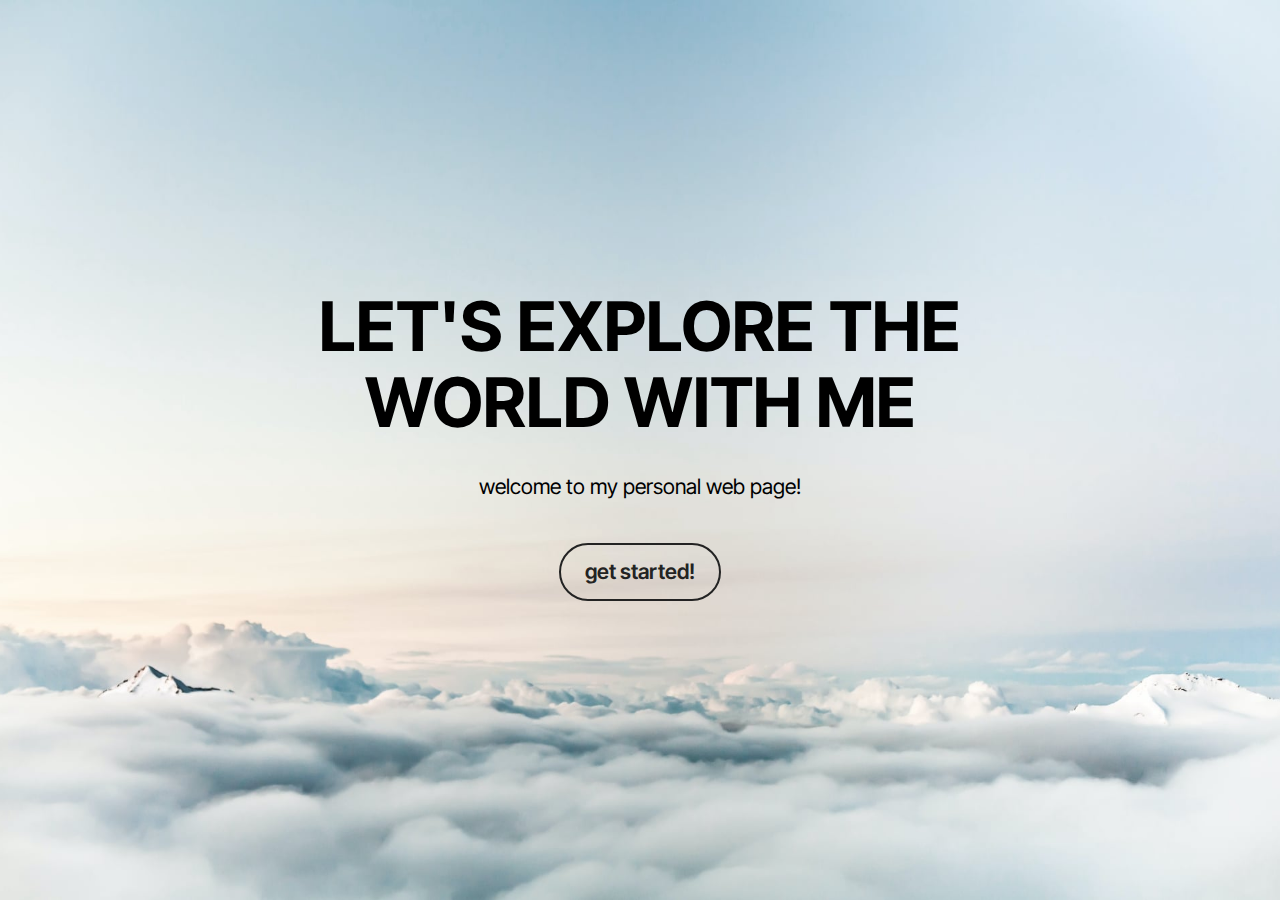
<file: index.html>
<!DOCTYPE html>
<html  >
<head>
  <!-- Site made with Mobirise Website Builder v5.9.18, https://mobirise.com -->
  <meta charset="UTF-8">
  <meta http-equiv="X-UA-Compatible" content="IE=edge">
  <meta name="generator" content="Mobirise v5.9.18, mobirise.com">
  <meta name="viewport" content="width=device-width, initial-scale=1, minimum-scale=1">
  <link rel="shortcut icon" href="https://www.emojiall.com/en/header-svg/%F0%9F%8C%90.svg" type="image/x-icon">
  <meta name="description" content="">
  
  
  <title>Start Page</title>
  <link rel="stylesheet" href="assets/bootstrap/css/bootstrap.min.css">
  <link rel="stylesheet" href="assets/bootstrap/css/bootstrap-grid.min.css">
  <link rel="stylesheet" href="assets/bootstrap/css/bootstrap-reboot.min.css">
  <link rel="stylesheet" href="assets/theme/css/style.css">
  <link rel="preload" href="https://fonts.googleapis.com/css2?family=Inter+Tight:wght@400;700&display=swap&display=swap" as="style" onload="this.onload=null;this.rel='stylesheet'">
  <noscript><link rel="stylesheet" href="https://fonts.googleapis.com/css2?family=Inter+Tight:wght@400;700&display=swap&display=swap"></noscript>
  <link rel="preload" as="style" href="assets/mobirise/css/mbr-additional.css?v=uWWTp3"><link rel="stylesheet" href="assets/mobirise/css/mbr-additional.css?v=uWWTp3" type="text/css">

  
  
  
</head>
<body>
  
  <section data-bs-version="5.1" class="header09 startm5 cid-usE0SdTFMa mbr-fullscreen" id="header09-0">	
    
	
	
	<div class="container-fluid">
		<div class="row">
			<div class="content-wrap col-12 col-md-8">
				<h1 class="mbr-section-title mbr-fonts-style mbr-white mb-4 display-1"><strong>LET'S EXPLORE THE WORLD WITH ME</strong></h1>
				
				<p class="mbr-fonts-style mbr-text mbr-white mb-4 display-7">welcome to my personal web page!</p>
				<div class="mbr-section-btn"><a class="btn btn-black-outline display-7" href="Home.html">get started!</a></div>
			</div>
		</div>
	</div>
</file>
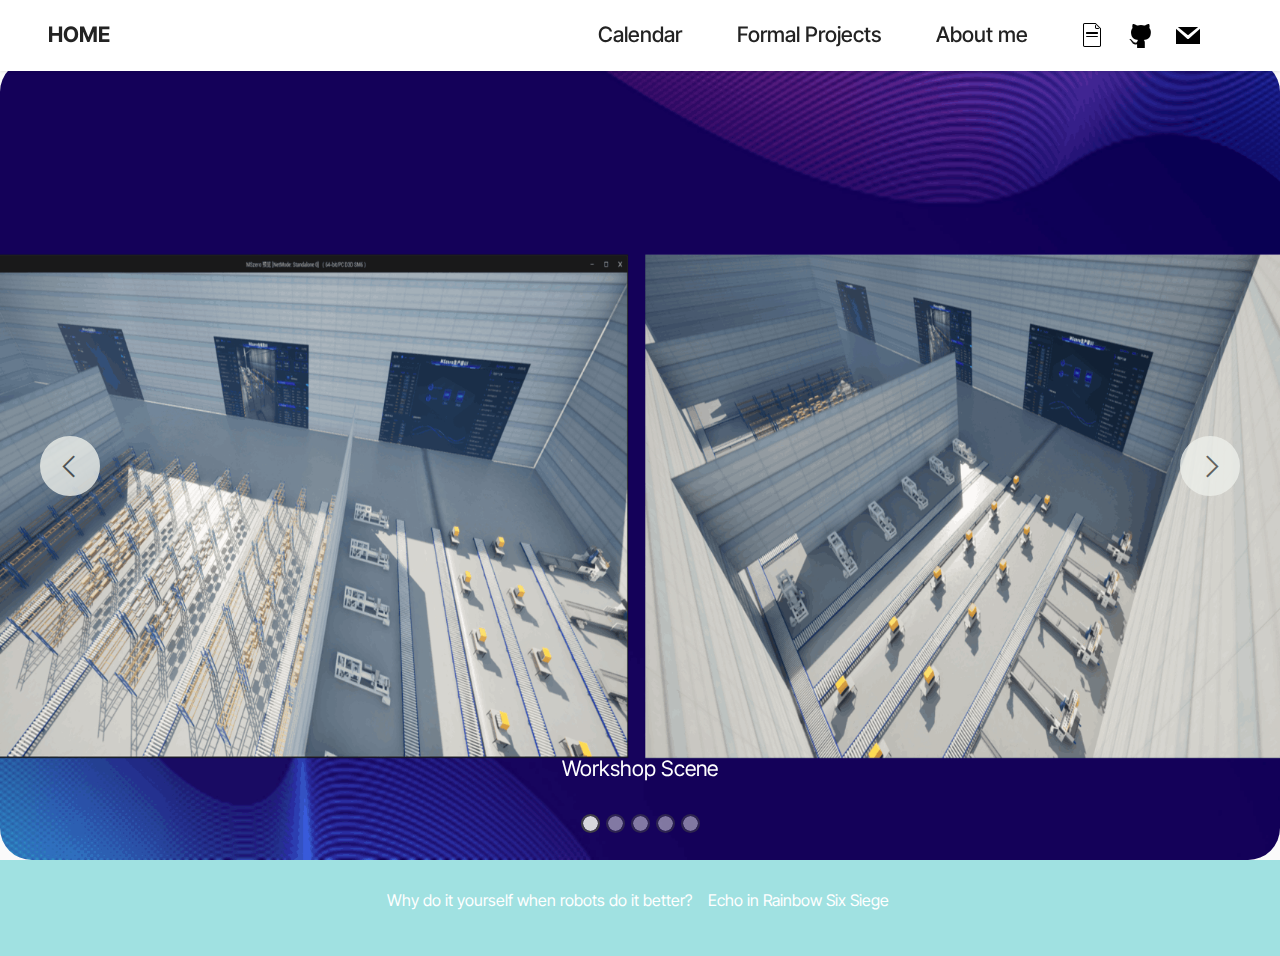
<file: DT.html>
<!DOCTYPE html>
<html  >
<head>
  <!-- Site made with Mobirise Website Builder v5.9.18, https://mobirise.com -->
  <meta charset="UTF-8">
  <meta http-equiv="X-UA-Compatible" content="IE=edge">
  <meta name="generator" content="Mobirise v5.9.18, mobirise.com">
  <meta name="viewport" content="width=device-width, initial-scale=1, minimum-scale=1">
  <link rel="shortcut icon" href="https://www.emojiall.com/en/header-svg/%F0%9F%8C%90.svg" type="image/x-icon">
  <meta name="description" content="">
  
  
  <title>DT</title>
  <link rel="stylesheet" href="assets/web/assets/mobirise-icons/mobirise-icons.css">
  <link rel="stylesheet" href="assets/web/assets/mobirise-icons2/mobirise2.css">
  <link rel="stylesheet" href="assets/bootstrap/css/bootstrap.min.css">
  <link rel="stylesheet" href="assets/bootstrap/css/bootstrap-grid.min.css">
  <link rel="stylesheet" href="assets/bootstrap/css/bootstrap-reboot.min.css">
  <link rel="stylesheet" href="assets/dropdown/css/style.css">
  <link rel="stylesheet" href="assets/socicon/css/styles.css">
  <link rel="stylesheet" href="assets/theme/css/style.css">
  <link rel="preload" href="https://fonts.googleapis.com/css2?family=Inter+Tight:wght@400;700&display=swap&display=swap" as="style" onload="this.onload=null;this.rel='stylesheet'">
  <noscript><link rel="stylesheet" href="https://fonts.googleapis.com/css2?family=Inter+Tight:wght@400;700&display=swap&display=swap"></noscript>
  <link rel="preload" as="style" href="assets/mobirise/css/mbr-additional.css?v=TYZ5WK"><link rel="stylesheet" href="assets/mobirise/css/mbr-additional.css?v=TYZ5WK" type="text/css">

  
  
  
</head>
<body>
  
  <section data-bs-version="5.1" class="menu menu3 cid-usE5gPXLMG" once="menu" id="menu3-f">
    
    <nav class="navbar navbar-dropdown navbar-fixed-top navbar-expand-lg">
        <div class="container">
            <div class="navbar-brand">
                
                <span class="navbar-caption-wrap"><a class="navbar-caption text-black text-primary display-7" href="Home.html">HOME</a></span>
            </div>
            <button class="navbar-toggler" type="button" data-toggle="collapse" data-bs-toggle="collapse" data-target="#navbarSupportedContent" data-bs-target="#navbarSupportedContent" aria-controls="navbarNavAltMarkup" aria-expanded="false" aria-label="Toggle navigation">
                <div class="hamburger">
                    <span></span>
                    <span></span>
                    <span></span>
                    <span></span>
                </div>
            </button>
            <div class="collapse navbar-collapse" id="navbarSupportedContent">
                <ul class="navbar-nav nav-dropdown nav-right" data-app-modern-menu="true"><li class="nav-item"><a class="nav-link link text-black text-primary display-4" href="https://calendar.app.google/nm62xcfsrZwcJJQA8">Calendar</a></li>
                    <li class="nav-item"><a class="nav-link link text-black text-primary show display-4" href="Projects.html" aria-expanded="false">Formal Projects</a></li>
                    <li class="nav-item"><a class="nav-link link text-black text-primary show display-4" href="Home.html#content5-7" aria-expanded="true">About me</a>
                    </li></ul>
                <div class="icons-menu">
                    <a class="iconfont-wrapper" href="assets/files/CV_LI-SONGCHEN.pdf" target="_blank">
                        <span class="p-2 mbr-iconfont mbri-file"></span>
                    </a>
                    <a class="iconfont-wrapper" href="https://github.com/S0ngchen" target="_blank">
                        <span class="p-2 mbr-iconfont socicon-github socicon"></span>
                    </a>
                    <a class="iconfont-wrapper" href="mailto:202183300574@nuist.edu.cn">
                        <span class="p-2 mbr-iconfont socicon-mail socicon"></span>
                    </a>
                    
                </div>
                
            </div>
        </div>
    </nav>
</section>

<section data-bs-version="5.1" class="slider1 cid-usQdfNpB8E" id="slider1-r">
    
    <div class="carousel slide" id="uunRWYJoGZ" data-interval="5000" data-bs-interval="5000">
        <ol class="carousel-indicators">
            <li data-slide-to="0" data-bs-slide-to="0" class="active" data-target="#uunRWYJoGZ" data-bs-target="#uunRWYJoGZ"></li>
            <li data-slide-to="1" data-bs-slide-to="1" data-target="#uunRWYJoGZ" data-bs-target="#uunRWYJoGZ"></li>
            <li data-slide-to="2" data-bs-slide-to="2" data-target="#uunRWYJoGZ" data-bs-target="#uunRWYJoGZ"></li><li data-slide-to="3" data-bs-slide-to="3" data-target="#uunRWYJoGZ" data-bs-target="#uunRWYJoGZ"></li><li data-slide-to="4" data-bs-slide-to="4" data-target="#uunRWYJoGZ" data-bs-target="#uunRWYJoGZ"></li>
        </ol>
        <div class="carousel-inner">
            <div class="carousel-item slider-image item active">
                <div class="item-wrapper">
                    <img class="d-block w-100" src="assets/images/slide11-1900x1069.png" alt="Mobirise Website Builder" data-slide-to="0" data-bs-slide-to="0">
                    
                    <div class="carousel-caption">
                        <h5 class="mbr-section-subtitle mbr-fonts-style display-5"></h5>
                        <p class="mbr-section-text mbr-fonts-style display-7">Workshop Scene</p>
                    </div>
                </div>
            </div>
            <div class="carousel-item slider-image item">
                <div class="item-wrapper">
                    <img class="d-block w-100" src="assets/images/slide13-1900x1069.png" alt="Mobirise Website Builder" data-slide-to="1" data-bs-slide-to="1">
                    
                    <div class="carousel-caption">
                        <h5 class="mbr-section-subtitle mbr-fonts-style display-5"></h5>
                        <p class="mbr-section-text mbr-fonts-style display-7">Workshop Scene</p>
                    </div>
                </div>
            </div>
            <div class="carousel-item slider-image item">
                <div class="item-wrapper">
                    <img class="d-block w-100" src="assets/images/slide14-1900x1069.png" alt="Mobirise Website Builder" data-slide-to="2" data-bs-slide-to="2">
                    
                    <div class="carousel-caption">
                        <h5 class="mbr-section-subtitle mbr-fonts-style display-5"></h5>
                        <p class="mbr-section-text mbr-fonts-style display-7">Parts Storage Solution</p>
                    </div>
                </div>
            </div><div class="carousel-item slider-image item">
                <div class="item-wrapper">
                    <img class="d-block w-100" src="assets/images/slide18-1900x1069.png" alt="Mobirise Website Builder" data-slide-to="3" data-bs-slide-to="3">
                    
                    <div class="carousel-caption">
                        <h5 class="mbr-section-subtitle mbr-fonts-style display-5"></h5>
                        <p class="mbr-section-text mbr-fonts-style display-7">Information Visualization Interactive Interface</p>
                    </div>
                </div>
            </div><div class="carousel-item slider-image item">
                <div class="item-wrapper">
                    <img class="d-block w-100" src="assets/images/slide16-1900x1069.png" alt="Mobirise Website Builder" data-slide-to="4" data-bs-slide-to="4">
                    
                    <div class="carousel-caption">
                        <h5 class="mbr-section-subtitle mbr-fonts-style display-5"></h5>
                        <p class="mbr-section-text mbr-fonts-style display-7">Production-Level Data Visualization Interface </p>
                    </div>
                </div>
            </div>
        </div>
        <a class="carousel-control carousel-control-prev" role="button" data-slide="prev" data-bs-slide="prev" href="#uunRWYJoGZ">
            <span class="mobi-mbri mobi-mbri-arrow-prev" aria-hidden="true"></span>
            <span class="sr-only visually-hidden">Previous</span>
        </a>
        <a class="carousel-control carousel-control-next" role="button" data-slide="next" data-bs-slide="next" href="#uunRWYJoGZ">
            <span class="mobi-mbri mobi-mbri-arrow-next" aria-hidden="true"></span>
            <span class="sr-only visually-hidden">Next</span>
        </a>
    </div>
</section>

<section data-bs-version="5.1" class="footer4 cid-usSc3d024w" once="footers" id="footer04-t">

    

    

    <div class="container">
        <div class="media-container-row align-center mbr-white">
            <div class="col-12">
                <p class="mbr-text mb-0 mbr-fonts-style display-7"></p><p>Why do it yourself when robots do it better?&nbsp; &nbsp; Echo in Rainbow Six Siege&nbsp;</p><p></p>
            </div>
        </div>
    </div>
</file>
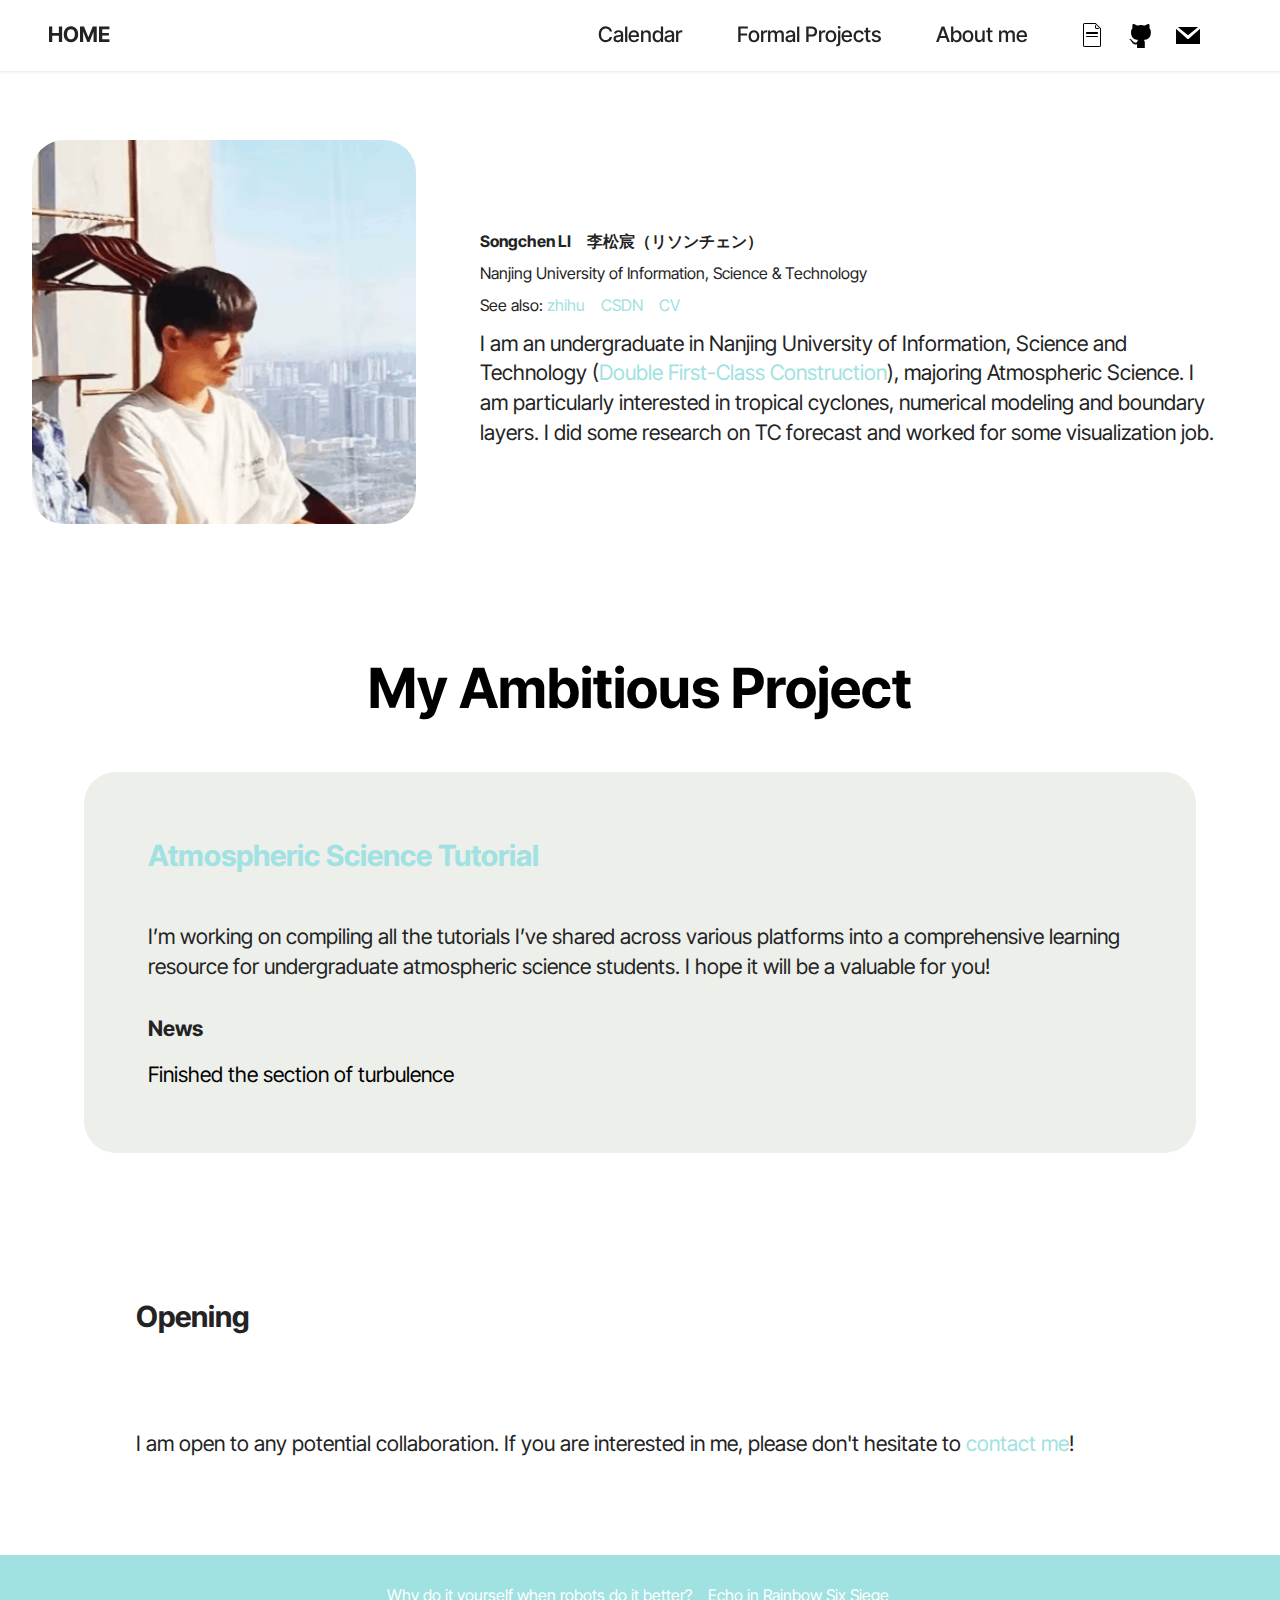
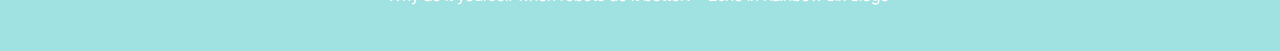
<file: Home.html>
<!DOCTYPE html>
<html  >
<head>
  <!-- Site made with Mobirise Website Builder v5.9.18, https://mobirise.com -->
  <meta charset="UTF-8">
  <meta http-equiv="X-UA-Compatible" content="IE=edge">
  <meta name="generator" content="Mobirise v5.9.18, mobirise.com">
  <meta name="viewport" content="width=device-width, initial-scale=1, minimum-scale=1">
  <link rel="shortcut icon" href="https://www.emojiall.com/en/header-svg/%F0%9F%8C%90.svg" type="image/x-icon">
  <meta name="description" content="">
  
  
  <title>Home</title>
  <link rel="stylesheet" href="assets/web/assets/mobirise-icons/mobirise-icons.css">
  <link rel="stylesheet" href="assets/bootstrap/css/bootstrap.min.css">
  <link rel="stylesheet" href="assets/bootstrap/css/bootstrap-grid.min.css">
  <link rel="stylesheet" href="assets/bootstrap/css/bootstrap-reboot.min.css">
  <link rel="stylesheet" href="assets/dropdown/css/style.css">
  <link rel="stylesheet" href="assets/socicon/css/styles.css">
  <link rel="stylesheet" href="assets/theme/css/style.css">
  <link rel="preload" href="https://fonts.googleapis.com/css2?family=Inter+Tight:wght@400;700&display=swap&display=swap" as="style" onload="this.onload=null;this.rel='stylesheet'">
  <noscript><link rel="stylesheet" href="https://fonts.googleapis.com/css2?family=Inter+Tight:wght@400;700&display=swap&display=swap"></noscript>
  <link rel="preload" as="style" href="assets/mobirise/css/mbr-additional.css?v=GW3cXR"><link rel="stylesheet" href="assets/mobirise/css/mbr-additional.css?v=GW3cXR" type="text/css">

  
  
  
</head>
<body>
  
  <section data-bs-version="5.1" class="menu menu3 cid-usE5gPXLMG" once="menu" id="menu3-6">
    
    <nav class="navbar navbar-dropdown navbar-fixed-top navbar-expand-lg">
        <div class="container">
            <div class="navbar-brand">
                
                <span class="navbar-caption-wrap"><a class="navbar-caption text-black text-primary display-7" href="Home.html">HOME</a></span>
            </div>
            <button class="navbar-toggler" type="button" data-toggle="collapse" data-bs-toggle="collapse" data-target="#navbarSupportedContent" data-bs-target="#navbarSupportedContent" aria-controls="navbarNavAltMarkup" aria-expanded="false" aria-label="Toggle navigation">
                <div class="hamburger">
                    <span></span>
                    <span></span>
                    <span></span>
                    <span></span>
                </div>
            </button>
            <div class="collapse navbar-collapse" id="navbarSupportedContent">
                <ul class="navbar-nav nav-dropdown nav-right" data-app-modern-menu="true"><li class="nav-item"><a class="nav-link link text-black text-primary display-4" href="https://calendar.app.google/nm62xcfsrZwcJJQA8">Calendar</a></li>
                    <li class="nav-item"><a class="nav-link link text-black text-primary show display-4" href="Projects.html" aria-expanded="false">Formal Projects</a></li>
                    <li class="nav-item"><a class="nav-link link text-black text-primary show display-4" href="Home.html#content5-7" aria-expanded="true">About me</a>
                    </li></ul>
                <div class="icons-menu">
                    <a class="iconfont-wrapper" href="assets/files/CV_LI-SONGCHEN.pdf" target="_blank">
                        <span class="p-2 mbr-iconfont mbri-file"></span>
                    </a>
                    <a class="iconfont-wrapper" href="https://github.com/S0ngchen" target="_blank">
                        <span class="p-2 mbr-iconfont socicon-github socicon"></span>
                    </a>
                    <a class="iconfont-wrapper" href="mailto:202183300574@nuist.edu.cn">
                        <span class="p-2 mbr-iconfont socicon-mail socicon"></span>
                    </a>
                    
                </div>
                
            </div>
        </div>
    </nav>
</section>

<section data-bs-version="5.1" class="testimonials1 cid-usE5bPQyEs" id="testimonials1-5">
    

    
    
    <div class="container">
        
        <div class="row align-items-center">
            <div class="col-12 col-md-4">
                <div class="image-wrapper">
                    <img src="assets/images/1731414791648-355x355.png" alt="">
                </div>
            </div>
            <div class="col-12 col-md">
                <div class="text-wrapper">
                    <p class="mbr-text mbr-fonts-style mb-4 display-5"></p><p><strong>Songchen LI</strong>&nbsp;&nbsp;&nbsp;&nbsp;<strong>李松宸（リソンチェン）</strong></p><p></p>
                    <p>Nanjing University of Information, Science &amp; Technology<br></p><p></p><p></p><p>See also:&nbsp;<a href="https://www.zhihu.com/people/qiu-jiao-yi-50" class="text-primary">zhihu</a>&nbsp; &nbsp; <a href="https://blog.csdn.net/le0_5" class="text-primary">CSDN</a>&nbsp;&nbsp;&nbsp;&nbsp;<a href="assets/files/CV_LI-SONGCHEN.pdf" class="text-primary">CV</a></p><p></p><p></p>
                    <p class="position mbr-fonts-style display-7">I am an undergraduate in Nanjing University of Information, Science and Technology (<a href="https://en.wikipedia.org/wiki/Double_First-Class_Construction" class="text-warning">Double First-Class Construction</a>), majoring Atmospheric Science. I am particularly interested in tropical cyclones, numerical modeling and boundary layers. I did some research on TC forecast and worked for some visualization job.</p>
                </div>
            </div>
        </div>
    </div>
</section>

<section data-bs-version="5.1" class="list06 cid-uunFefWyMO" id="list06-u">
    
    <div class="container">
        <div class="col-12 mb-5 content-head">
            <h3 class="mbr-section-title mbr-fonts-style align-center mb-0 display-2">
                <strong>My Ambitious Project</strong></h3>
            
        </div>
        <div class="row justify-content-center ">
            <div class="col-12 col-lg-11">
                <div class="item features-without-image col-12 active">
                    <div class="item-wrapper">
                        <h5 class="mbr-card-title mbr-fonts-style mt-0 mb-3 display-5"><a href="https://github.com/S0ngchen/AS-notes" class="text-primary"><strong>Atmospheric Science Tutorial</strong></a></h5>
                        <h6 class="mbr-card-subtitle mbr-fonts-style mt-0 mb-4 display-7"><div><br></div><div>I’m working on compiling all the tutorials I’ve shared across various platforms into a comprehensive learning resource for undergraduate atmospheric science students. I hope it will be a valuable for you!</div></h6>
                        <h6 class="mbr-card-subtitle mbr-fonts-style mt-0 mb-3 display-7"><strong>News</strong></h6>
                        <div class="counter-container mbr-text mbr-fonts-style display-7">Finished the section of turbulence</div>
                        
                        
                        
                    </div>
                </div>
                
            </div>
        </div>
    </div>
</section>

<section data-bs-version="5.1" class="content5 cid-usE8JOEpsx" id="content5-7">
    
    <div class="container-fluid">
        <div class="row justify-content-center">
            <div class="col-md-12 col-lg-10">
                
                <h4 class="mbr-section-subtitle mbr-fonts-style mb-4 display-5"><strong>Opening</strong></h4>
                <p class="mbr-text mbr-fonts-style display-7"><br><br>I am open to any potential collaboration. If you are interested in me, please don't hesitate to <a href="https://calendar.app.google/nm62xcfsrZwcJJQA8" class="text-warning">contact me</a>!</p>
            </div>
        </div>
    </div>
</section>

<section data-bs-version="5.1" class="footer4 cid-usSc3d024w" once="footers" id="footer04-t">

    

    

    <div class="container">
        <div class="media-container-row align-center mbr-white">
            <div class="col-12">
                <p class="mbr-text mb-0 mbr-fonts-style display-7"></p><p>Why do it yourself when robots do it better?&nbsp; &nbsp; Echo in Rainbow Six Siege&nbsp;</p><p></p>
            </div>
        </div>
    </div>
</file>
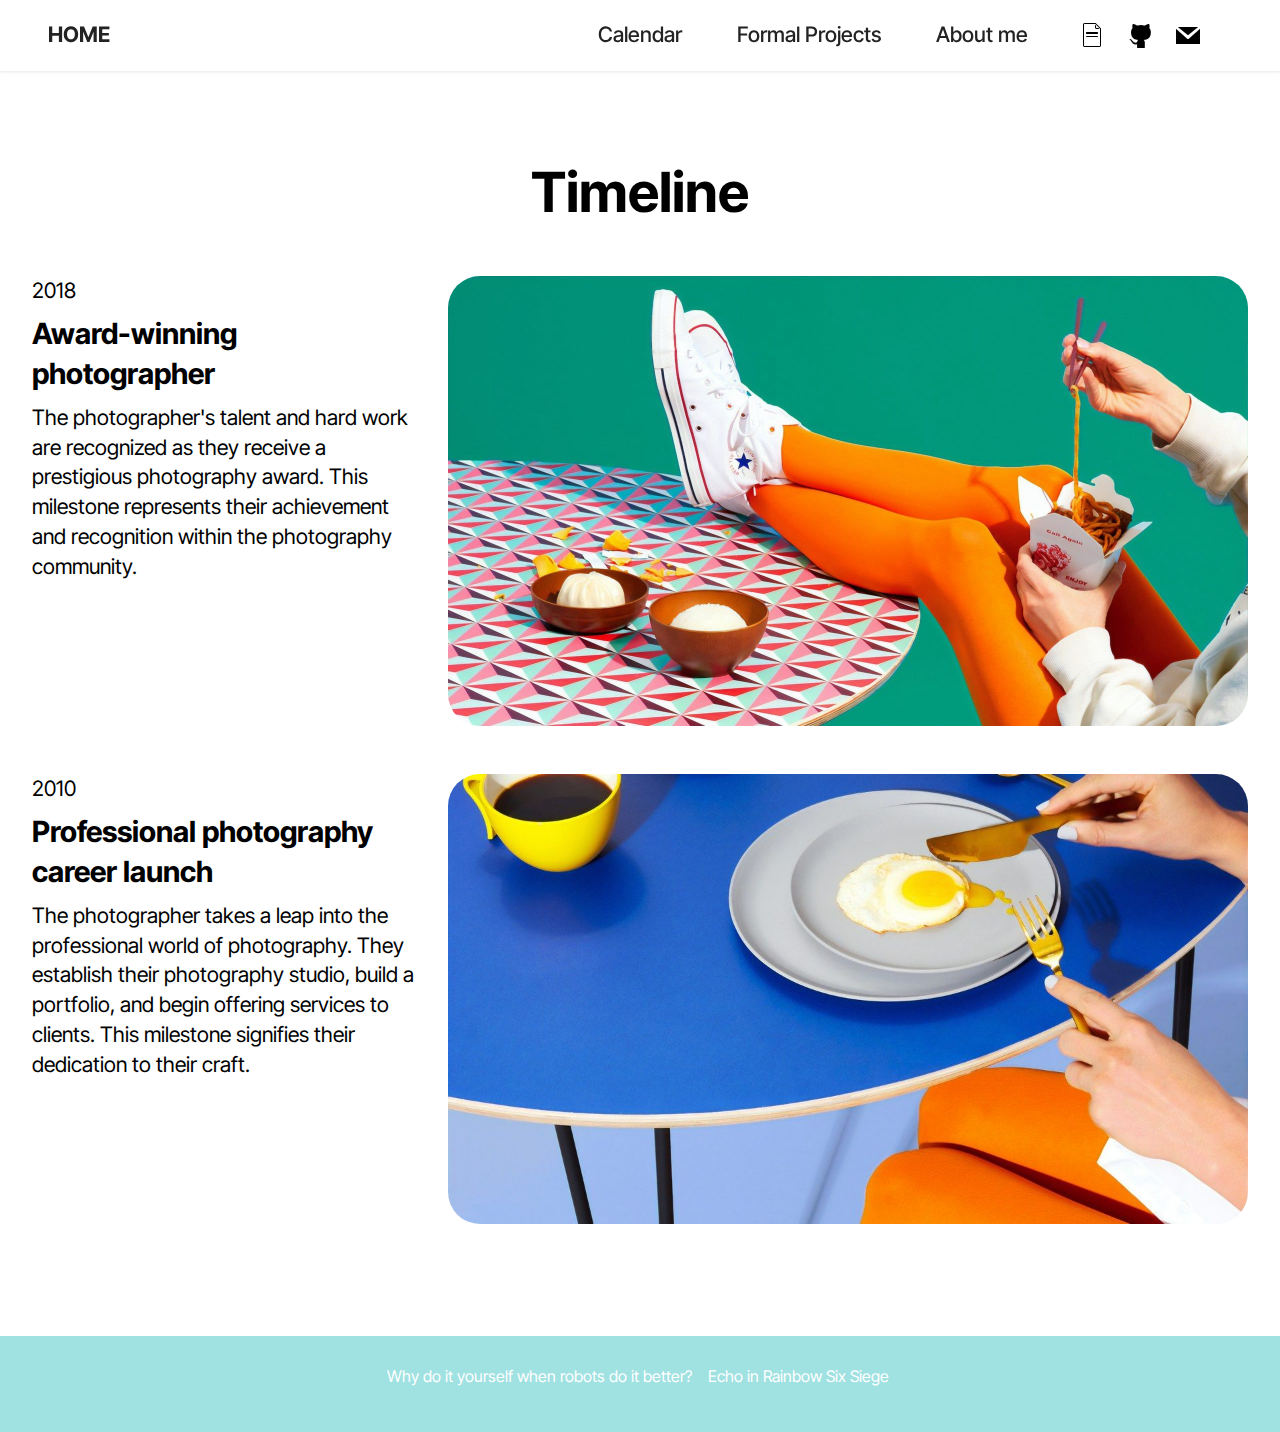
<file: NSFC.html>
<!DOCTYPE html>
<html  >
<head>
  <!-- Site made with Mobirise Website Builder v5.9.18, https://mobirise.com -->
  <meta charset="UTF-8">
  <meta http-equiv="X-UA-Compatible" content="IE=edge">
  <meta name="generator" content="Mobirise v5.9.18, mobirise.com">
  <meta name="viewport" content="width=device-width, initial-scale=1, minimum-scale=1">
  <link rel="shortcut icon" href="https://www.emojiall.com/en/header-svg/%F0%9F%8C%90.svg" type="image/x-icon">
  <meta name="description" content="">
  
  
  <title>NCSF</title>
  <link rel="stylesheet" href="assets/web/assets/mobirise-icons/mobirise-icons.css">
  <link rel="stylesheet" href="assets/bootstrap/css/bootstrap.min.css">
  <link rel="stylesheet" href="assets/bootstrap/css/bootstrap-grid.min.css">
  <link rel="stylesheet" href="assets/bootstrap/css/bootstrap-reboot.min.css">
  <link rel="stylesheet" href="assets/dropdown/css/style.css">
  <link rel="stylesheet" href="assets/socicon/css/styles.css">
  <link rel="stylesheet" href="assets/theme/css/style.css">
  <link rel="preload" href="https://fonts.googleapis.com/css2?family=Inter+Tight:wght@400;700&display=swap&display=swap" as="style" onload="this.onload=null;this.rel='stylesheet'">
  <noscript><link rel="stylesheet" href="https://fonts.googleapis.com/css2?family=Inter+Tight:wght@400;700&display=swap&display=swap"></noscript>
  <link rel="preload" as="style" href="assets/mobirise/css/mbr-additional.css?v=lx8coM"><link rel="stylesheet" href="assets/mobirise/css/mbr-additional.css?v=lx8coM" type="text/css">

  
  
  
</head>
<body>
  
  <section data-bs-version="5.1" class="menu menu3 cid-usE5gPXLMG" once="menu" id="menu3-e">
    
    <nav class="navbar navbar-dropdown navbar-fixed-top navbar-expand-lg">
        <div class="container">
            <div class="navbar-brand">
                
                <span class="navbar-caption-wrap"><a class="navbar-caption text-black text-primary display-7" href="Home.html">HOME</a></span>
            </div>
            <button class="navbar-toggler" type="button" data-toggle="collapse" data-bs-toggle="collapse" data-target="#navbarSupportedContent" data-bs-target="#navbarSupportedContent" aria-controls="navbarNavAltMarkup" aria-expanded="false" aria-label="Toggle navigation">
                <div class="hamburger">
                    <span></span>
                    <span></span>
                    <span></span>
                    <span></span>
                </div>
            </button>
            <div class="collapse navbar-collapse" id="navbarSupportedContent">
                <ul class="navbar-nav nav-dropdown nav-right" data-app-modern-menu="true"><li class="nav-item"><a class="nav-link link text-black text-primary display-4" href="https://calendar.app.google/nm62xcfsrZwcJJQA8">Calendar</a></li>
                    <li class="nav-item"><a class="nav-link link text-black text-primary show display-4" href="Projects.html" aria-expanded="false">Formal Projects</a></li>
                    <li class="nav-item"><a class="nav-link link text-black text-primary show display-4" href="Home.html#content5-7" aria-expanded="true">About me</a>
                    </li></ul>
                <div class="icons-menu">
                    <a class="iconfont-wrapper" href="assets/files/CV_LI-SONGCHEN.pdf" target="_blank">
                        <span class="p-2 mbr-iconfont mbri-file"></span>
                    </a>
                    <a class="iconfont-wrapper" href="https://github.com/S0ngchen" target="_blank">
                        <span class="p-2 mbr-iconfont socicon-github socicon"></span>
                    </a>
                    <a class="iconfont-wrapper" href="mailto:202183300574@nuist.edu.cn">
                        <span class="p-2 mbr-iconfont socicon-mail socicon"></span>
                    </a>
                    
                </div>
                
            </div>
        </div>
    </nav>
</section>

<section data-bs-version="5.1" class="timeline02 cid-usF9SzZ9a4" id="timeline02-m">
  
  <div class="container">
    <div class="row justify-content-center">
      <div class="col-12 mb-5 content-head">
        <h3 class="mbr-section-title mbr-fonts-style align-center mb-0 display-2">
          <strong>Timeline</strong>
        </h3>
        
      </div>
    </div>
    <div class="row justify-content-center item features-without-image active">
      <div class="col-12 col-lg">
        <p class="mbr-card-subtitle mbr-fonts-style mt-0 mb-2 display-7">
          2018
        </p>
        <h5 class="mbr-card-title mbr-fonts-style mt-0 mb-2 display-5">
          <strong>Award-winning photographer</strong>
        </h5>
        <p class="mbr-text mbr-fonts-style mt-0 display-7">
          The photographer's talent and hard work are recognized as they receive a prestigious photography award. This
          milestone represents their achievement and recognition within the photography community.</p>
      </div>
      <div class="col-md-12 col-lg-8 item-wrapper">
        <div class="image-wrapper mb-5">
          <img src="assets/images/11.jpg" alt="Mobirise Website Builder">
        </div>
      </div>
    </div>
    <div class="row justify-content-center item features-without-image">
      <div class="col-12 col-lg">
        <p class="mbr-card-subtitle mbr-fonts-style mt-0 mb-2 display-7">
          2010
        </p>
        <h5 class="mbr-card-title mbr-fonts-style mt-0 mb-2 display-5">
          <strong>Professional photography career launch</strong>
        </h5>
        <p class="mbr-text mbr-fonts-style mt-0 display-7">
          The photographer takes a leap into the professional world of photography. They establish their photography
          studio, build a portfolio, and begin offering services to clients. This milestone signifies their dedication
          to their craft.
        </p>
      </div>
      <div class="col-md-12 col-lg-8 item-wrapper">
        <div class="image-wrapper mb-5">
          <img src="assets/images/13.jpg" alt="Mobirise Website Builder" data-slide-to="1" data-bs-slide-to="1">
        </div>
      </div>
    </div>
  </div>
</section>

<section data-bs-version="5.1" class="footer4 cid-usSc3d024w" once="footers" id="footer04-t">

    

    

    <div class="container">
        <div class="media-container-row align-center mbr-white">
            <div class="col-12">
                <p class="mbr-text mb-0 mbr-fonts-style display-7"></p><p>Why do it yourself when robots do it better?&nbsp; &nbsp; Echo in Rainbow Six Siege&nbsp;</p><p></p>
            </div>
        </div>
    </div>
</file>
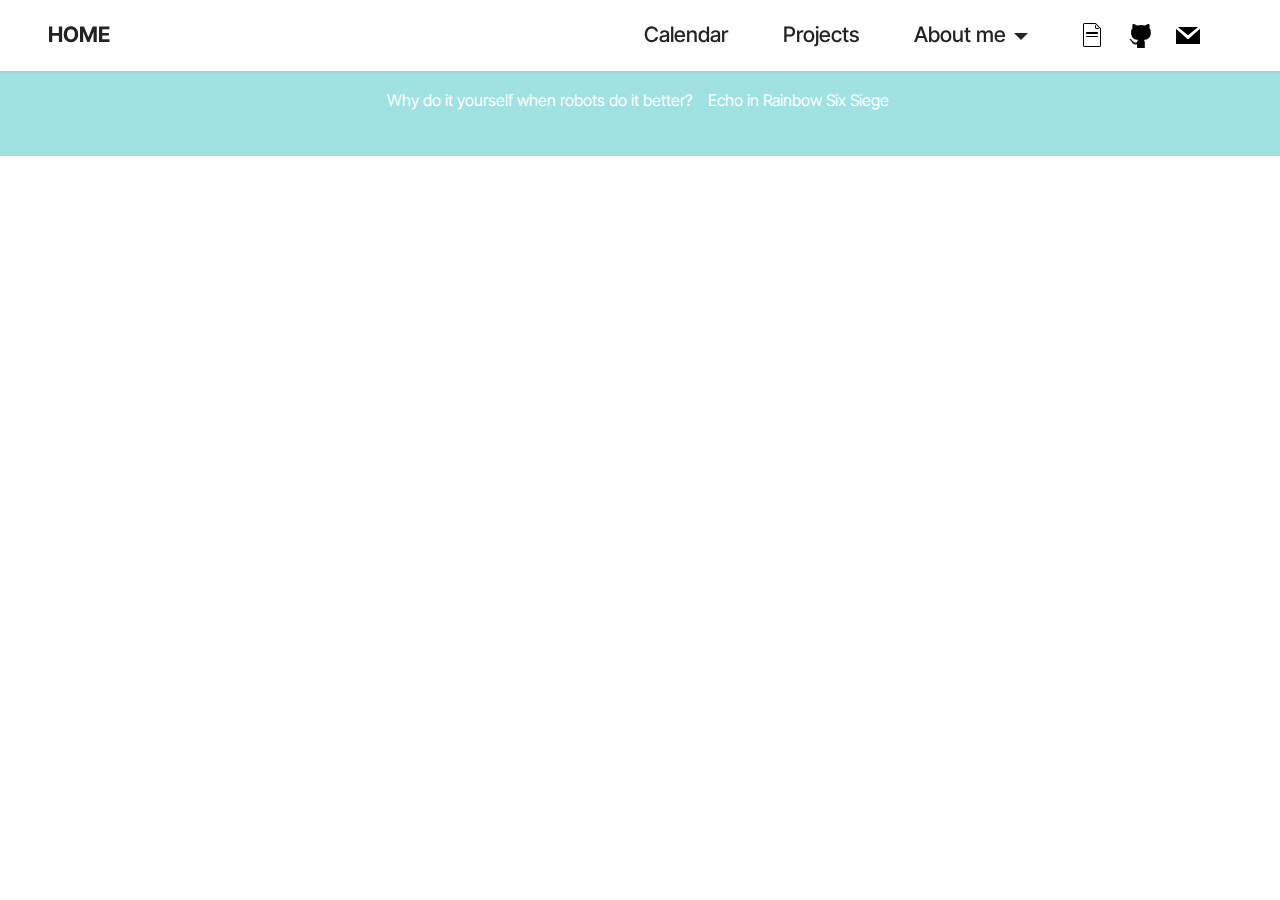
<file: page7.html>
<!DOCTYPE html>
<html  >
<head>
  <!-- Site made with Mobirise Website Builder v5.9.18, https://mobirise.com -->
  <meta charset="UTF-8">
  <meta http-equiv="X-UA-Compatible" content="IE=edge">
  <meta name="generator" content="Mobirise v5.9.18, mobirise.com">
  <meta name="viewport" content="width=device-width, initial-scale=1, minimum-scale=1">
  <link rel="shortcut icon" href="assets/images/logo5.png" type="image/x-icon">
  <meta name="description" content="">
  
  
  <title>Turbulence</title>
  <link rel="stylesheet" href="assets/web/assets/mobirise-icons/mobirise-icons.css">
  <link rel="stylesheet" href="assets/bootstrap/css/bootstrap.min.css">
  <link rel="stylesheet" href="assets/bootstrap/css/bootstrap-grid.min.css">
  <link rel="stylesheet" href="assets/bootstrap/css/bootstrap-reboot.min.css">
  <link rel="stylesheet" href="assets/dropdown/css/style.css">
  <link rel="stylesheet" href="assets/socicon/css/styles.css">
  <link rel="stylesheet" href="assets/theme/css/style.css">
  <link rel="preload" href="https://fonts.googleapis.com/css2?family=Inter+Tight:wght@400;700&display=swap&display=swap" as="style" onload="this.onload=null;this.rel='stylesheet'">
  <noscript><link rel="stylesheet" href="https://fonts.googleapis.com/css2?family=Inter+Tight:wght@400;700&display=swap&display=swap"></noscript>
  <link rel="preload" as="style" href="assets/mobirise/css/mbr-additional.css?v=oFa4wS"><link rel="stylesheet" href="assets/mobirise/css/mbr-additional.css?v=oFa4wS" type="text/css">

  
  
  
</head>
<body>
  
  <section data-bs-version="5.1" class="menu menu3 cid-usE5gPXLMG" once="menu" id="menu3-o">
    
    <nav class="navbar navbar-dropdown navbar-fixed-top navbar-expand-lg">
        <div class="container">
            <div class="navbar-brand">
                
                <span class="navbar-caption-wrap"><a class="navbar-caption text-black text-primary display-7" href="Home.html">HOME</a></span>
            </div>
            <button class="navbar-toggler" type="button" data-toggle="collapse" data-bs-toggle="collapse" data-target="#navbarSupportedContent" data-bs-target="#navbarSupportedContent" aria-controls="navbarNavAltMarkup" aria-expanded="false" aria-label="Toggle navigation">
                <div class="hamburger">
                    <span></span>
                    <span></span>
                    <span></span>
                    <span></span>
                </div>
            </button>
            <div class="collapse navbar-collapse" id="navbarSupportedContent">
                <ul class="navbar-nav nav-dropdown nav-right" data-app-modern-menu="true"><li class="nav-item"><a class="nav-link link text-black text-primary display-4" href="https://calendar.app.google/nm62xcfsrZwcJJQA8">Calendar</a></li>
                    <li class="nav-item"><a class="nav-link link text-black text-primary show display-4" href="Projects.html" aria-expanded="false">Projects</a></li>
                    <li class="nav-item dropdown"><a class="nav-link link text-black text-primary dropdown-toggle display-4" href="assets/files/CV_LI-SONGCHEN.pdf" data-toggle="dropdown-submenu" data-bs-toggle="dropdown" data-bs-auto-close="outside" aria-expanded="false">About me</a><div class="dropdown-menu" aria-labelledby="dropdown-754"><a class="text-black text-primary dropdown-item display-4" href="assets/files/CV_LI-SONGCHEN.pdf">CV</a><a class="text-black text-primary dropdown-item display-4" href="Home.html#content5-7">Bio</a></div>
                    </li></ul>
                <div class="icons-menu">
                    <a class="iconfont-wrapper" href="https://github.com/S0ngchen/AS-notes" target="_blank">
                        <span class="p-2 mbr-iconfont mbri-file"></span>
                    </a>
                    <a class="iconfont-wrapper" href="https://github.com/S0ngchen" target="_blank">
                        <span class="p-2 mbr-iconfont socicon-github socicon"></span>
                    </a>
                    <a class="iconfont-wrapper" href="mailto:202183300574@nuist.edu.cn">
                        <span class="p-2 mbr-iconfont socicon-mail socicon"></span>
                    </a>
                    
                </div>
                
            </div>
        </div>
    </nav>
</section>

<section data-bs-version="5.1" class="footer4 cid-usSc3d024w" once="footers" id="footer04-t">

    

    

    <div class="container">
        <div class="media-container-row align-center mbr-white">
            <div class="col-12">
                <p class="mbr-text mb-0 mbr-fonts-style display-7"></p><p>Why do it yourself when robots do it better?&nbsp; &nbsp; Echo in Rainbow Six Siege&nbsp;</p><p></p>
            </div>
        </div>
    </div>
</file>
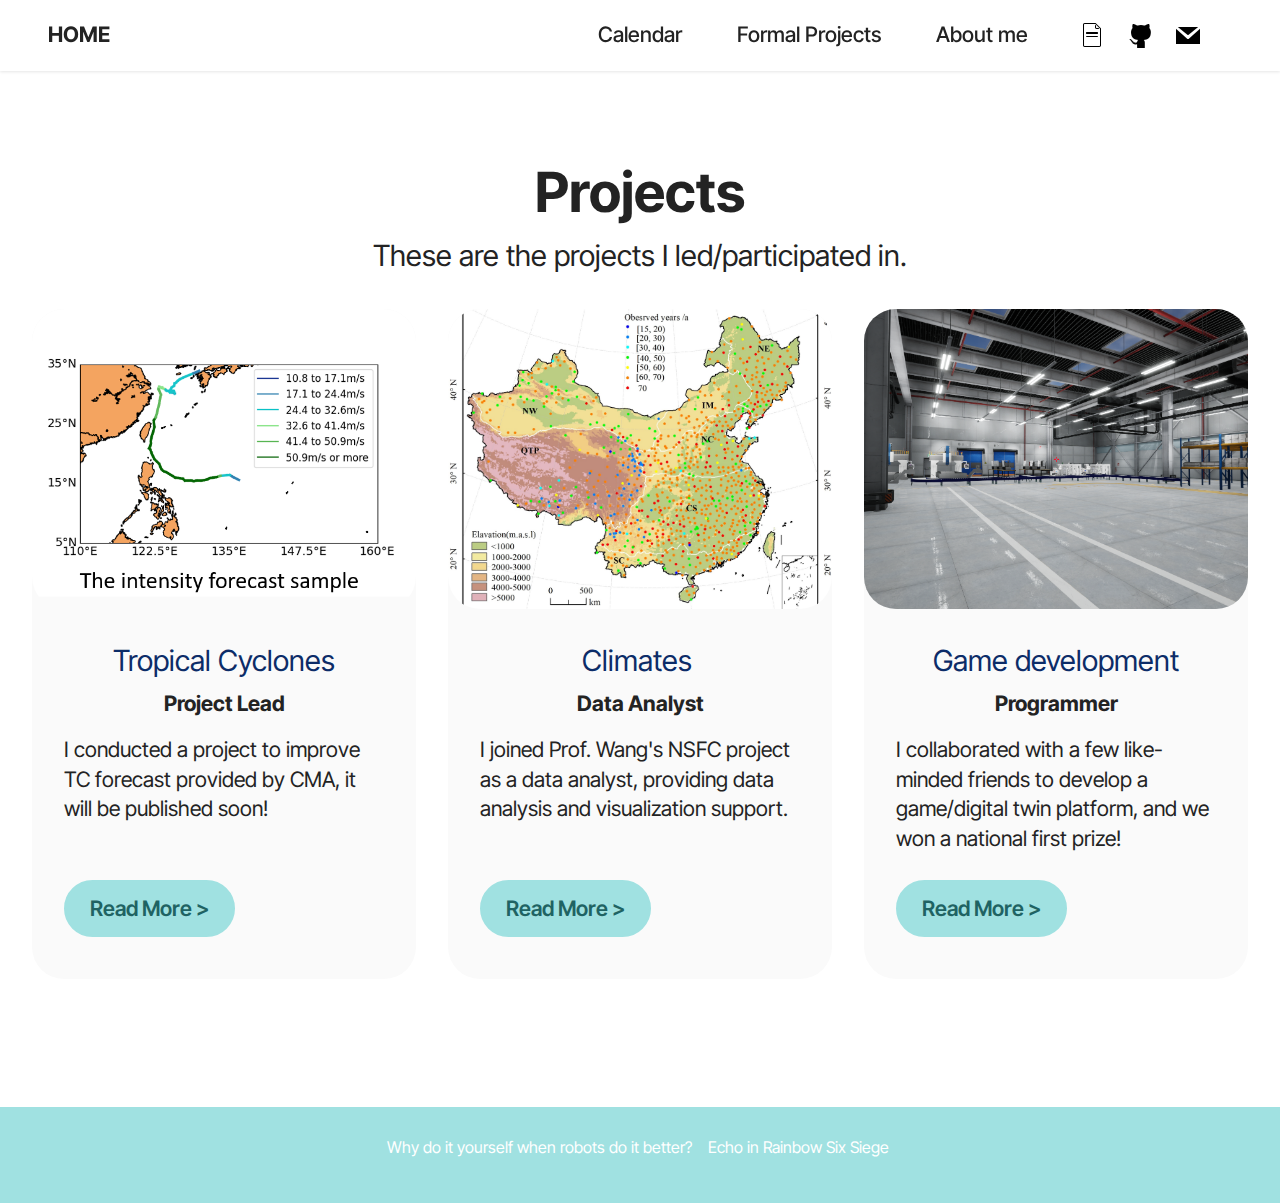
<file: Projects.html>
<!DOCTYPE html>
<html  >
<head>
  <!-- Site made with Mobirise Website Builder v5.9.18, https://mobirise.com -->
  <meta charset="UTF-8">
  <meta http-equiv="X-UA-Compatible" content="IE=edge">
  <meta name="generator" content="Mobirise v5.9.18, mobirise.com">
  <meta name="viewport" content="width=device-width, initial-scale=1, minimum-scale=1">
  <link rel="shortcut icon" href="https://www.emojiall.com/en/header-svg/%F0%9F%8C%90.svg" type="image/x-icon">
  <meta name="description" content="">
  
  
  <title>Projects</title>
  <link rel="stylesheet" href="assets/web/assets/mobirise-icons/mobirise-icons.css">
  <link rel="stylesheet" href="assets/bootstrap/css/bootstrap.min.css">
  <link rel="stylesheet" href="assets/bootstrap/css/bootstrap-grid.min.css">
  <link rel="stylesheet" href="assets/bootstrap/css/bootstrap-reboot.min.css">
  <link rel="stylesheet" href="assets/dropdown/css/style.css">
  <link rel="stylesheet" href="assets/socicon/css/styles.css">
  <link rel="stylesheet" href="assets/theme/css/style.css">
  <link rel="preload" href="https://fonts.googleapis.com/css2?family=Inter+Tight:wght@400;700&display=swap&display=swap" as="style" onload="this.onload=null;this.rel='stylesheet'">
  <noscript><link rel="stylesheet" href="https://fonts.googleapis.com/css2?family=Inter+Tight:wght@400;700&display=swap&display=swap"></noscript>
  <link rel="preload" as="style" href="assets/mobirise/css/mbr-additional.css?v=Vtfrll"><link rel="stylesheet" href="assets/mobirise/css/mbr-additional.css?v=Vtfrll" type="text/css">

  
  
  
</head>
<body>
  
  <section data-bs-version="5.1" class="menu menu3 cid-usE5gPXLMG" once="menu" id="menu3-8">
    
    <nav class="navbar navbar-dropdown navbar-fixed-top navbar-expand-lg">
        <div class="container">
            <div class="navbar-brand">
                
                <span class="navbar-caption-wrap"><a class="navbar-caption text-black text-primary display-7" href="Home.html">HOME</a></span>
            </div>
            <button class="navbar-toggler" type="button" data-toggle="collapse" data-bs-toggle="collapse" data-target="#navbarSupportedContent" data-bs-target="#navbarSupportedContent" aria-controls="navbarNavAltMarkup" aria-expanded="false" aria-label="Toggle navigation">
                <div class="hamburger">
                    <span></span>
                    <span></span>
                    <span></span>
                    <span></span>
                </div>
            </button>
            <div class="collapse navbar-collapse" id="navbarSupportedContent">
                <ul class="navbar-nav nav-dropdown nav-right" data-app-modern-menu="true"><li class="nav-item"><a class="nav-link link text-black text-primary display-4" href="https://calendar.app.google/nm62xcfsrZwcJJQA8">Calendar</a></li>
                    <li class="nav-item"><a class="nav-link link text-black text-primary show display-4" href="Projects.html" aria-expanded="false">Formal Projects</a></li>
                    <li class="nav-item"><a class="nav-link link text-black text-primary show display-4" href="Home.html#content5-7" aria-expanded="true">About me</a>
                    </li></ul>
                <div class="icons-menu">
                    <a class="iconfont-wrapper" href="assets/files/CV_LI-SONGCHEN.pdf" target="_blank">
                        <span class="p-2 mbr-iconfont mbri-file"></span>
                    </a>
                    <a class="iconfont-wrapper" href="https://github.com/S0ngchen" target="_blank">
                        <span class="p-2 mbr-iconfont socicon-github socicon"></span>
                    </a>
                    <a class="iconfont-wrapper" href="mailto:202183300574@nuist.edu.cn">
                        <span class="p-2 mbr-iconfont socicon-mail socicon"></span>
                    </a>
                    
                </div>
                
            </div>
        </div>
    </nav>
</section>

<section data-bs-version="5.1" class="content2 cid-usElreU8h4" id="content2-a">
    
    
    <div class="container">
        <div class="mbr-section-head">
            <h4 class="mbr-section-title mbr-fonts-style align-center mb-0 display-2"><strong>Projects</strong></h4>
            <h5 class="mbr-section-subtitle mbr-fonts-style align-center mb-0 mt-2 display-5">These are the projects I led/participated in.</h5>
        </div>
        <div class="row mt-4">
            <div class="item features-image сol-12 col-md-6 col-lg-4">
                <div class="item-wrapper">
                    <div class="item-img">
                        <img src="assets/images/picture2.png" alt="" title="">
                    </div>
                    <div class="item-content">
                        <h5 class="item-title mbr-fonts-style display-5">Tropical Cyclones</h5>
                        <h6 class="item-subtitle mbr-fonts-style mt-1 display-7"><strong>Project Lead</strong></h6>
                        <p class="mbr-text mbr-fonts-style mt-3 display-7">I conducted a project to improve TC forecast provided by CMA, it will be published soon!</p>
                    </div>
                    <div class="mbr-section-btn item-footer mt-2"><a href="TC.html" class="btn item-btn btn-primary display-7" target="_blank">Read More
                            &gt;</a></div>
                </div>
            </div>
            <div class="item features-image сol-12 col-md-6 col-lg-4">
                <div class="item-wrapper">
                    <div class="item-img">
                        <img src="assets/images/1.jpg" alt="" title="">
                    </div>
                    <div class="item-content">
                        <h5 class="item-title mbr-fonts-style display-5">Climates&nbsp;</h5>
                        <h6 class="item-subtitle mbr-fonts-style mt-1 display-7"><strong>Data Analyst</strong></h6>
                        <p class="mbr-text mbr-fonts-style mt-3 display-7">I joined Prof. Wang's NSFC project as a data analyst, providing data analysis and visualization support.</p>
                    </div>
                    <div class="mbr-section-btn item-footer mt-2"><a href="Error.html" class="btn btn-primary item-btn display-7" target="_blank">Read More
                            &gt;</a></div>
                </div>
            </div>
            <div class="item features-image сol-12 col-md-6 col-lg-4">
                <div class="item-wrapper">
                    <div class="item-img">
                        <img src="assets/images/2024-10-30.png" alt="" title="">
                    </div>
                    <div class="item-content">
                        <h5 class="item-title mbr-fonts-style display-5">Game development</h5>
                        <h6 class="item-subtitle mbr-fonts-style mt-1 display-7"><strong>Programmer</strong></h6>
                        <p class="mbr-text mbr-fonts-style mt-3 display-7">I collaborated with a few like-minded friends to develop a game/digital twin platform, and we won a national first prize!</p>
                    </div>
                    <div class="mbr-section-btn item-footer mt-2"><a href="DT.html" class="btn btn-primary item-btn display-7" target="_blank">Read More
                            &gt;</a></div>
                </div>
            </div>

        </div>
    </div>
</section>

<section data-bs-version="5.1" class="footer4 cid-usSc3d024w" once="footers" id="footer04-t">

    

    

    <div class="container">
        <div class="media-container-row align-center mbr-white">
            <div class="col-12">
                <p class="mbr-text mb-0 mbr-fonts-style display-7"></p><p>Why do it yourself when robots do it better?&nbsp; &nbsp; Echo in Rainbow Six Siege&nbsp;</p><p></p>
            </div>
        </div>
    </div>
</file>
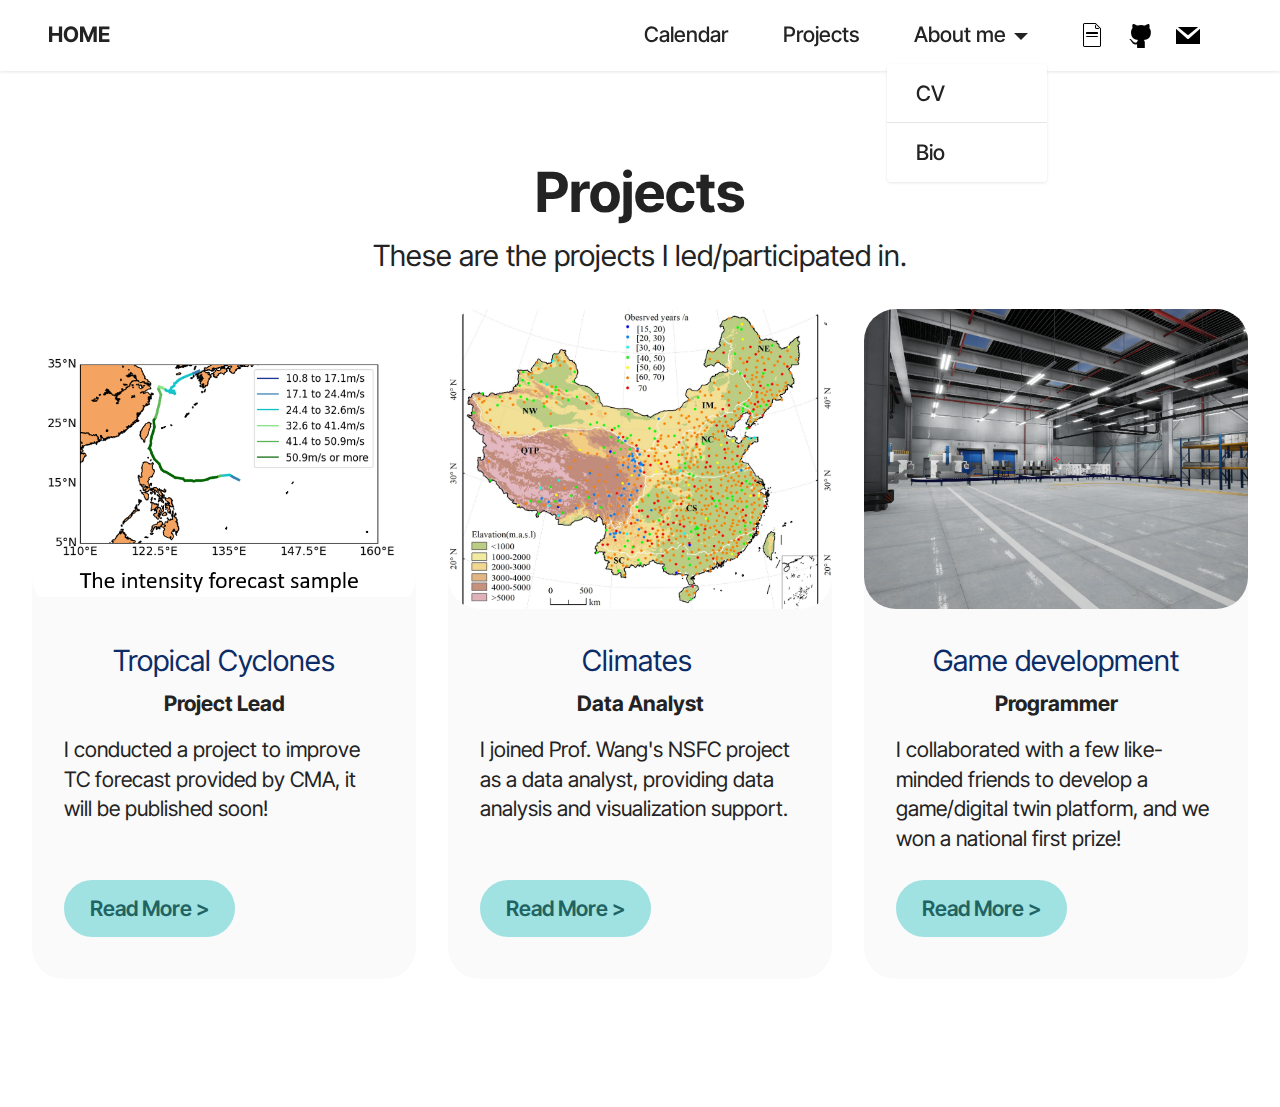
<file: Research.html>
<!DOCTYPE html>
<html  >
<head>
  <!-- Site made with Mobirise Website Builder v5.9.18, https://mobirise.com -->
  <meta charset="UTF-8">
  <meta http-equiv="X-UA-Compatible" content="IE=edge">
  <meta name="generator" content="Mobirise v5.9.18, mobirise.com">
  <meta name="viewport" content="width=device-width, initial-scale=1, minimum-scale=1">
  <link rel="shortcut icon" href="https://www.emojiall.com/en/header-svg/%F0%9F%8C%90.svg" type="image/x-icon">
  <meta name="description" content="">
  
  
  <title>Research</title>
  <link rel="stylesheet" href="assets/web/assets/mobirise-icons/mobirise-icons.css">
  <link rel="stylesheet" href="assets/bootstrap/css/bootstrap.min.css">
  <link rel="stylesheet" href="assets/bootstrap/css/bootstrap-grid.min.css">
  <link rel="stylesheet" href="assets/bootstrap/css/bootstrap-reboot.min.css">
  <link rel="stylesheet" href="assets/dropdown/css/style.css">
  <link rel="stylesheet" href="assets/socicon/css/styles.css">
  <link rel="stylesheet" href="assets/theme/css/style.css">
  <link rel="preload" href="https://fonts.googleapis.com/css2?family=Inter+Tight:wght@400;700&display=swap&display=swap" as="style" onload="this.onload=null;this.rel='stylesheet'">
  <noscript><link rel="stylesheet" href="https://fonts.googleapis.com/css2?family=Inter+Tight:wght@400;700&display=swap&display=swap"></noscript>
  <link rel="preload" as="style" href="assets/mobirise/css/mbr-additional.css?v=tLwBzR"><link rel="stylesheet" href="assets/mobirise/css/mbr-additional.css?v=tLwBzR" type="text/css">

  
  
  
</head>
<body>
  
  <section data-bs-version="5.1" class="menu menu3 cid-usE5gPXLMG" once="menu" id="menu3-8">
    
    <nav class="navbar navbar-dropdown navbar-fixed-top navbar-expand-lg">
        <div class="container">
            <div class="navbar-brand">
                
                <span class="navbar-caption-wrap"><a class="navbar-caption text-black text-primary display-7" href="Home.html">HOME</a></span>
            </div>
            <button class="navbar-toggler" type="button" data-toggle="collapse" data-bs-toggle="collapse" data-target="#navbarSupportedContent" data-bs-target="#navbarSupportedContent" aria-controls="navbarNavAltMarkup" aria-expanded="false" aria-label="Toggle navigation">
                <div class="hamburger">
                    <span></span>
                    <span></span>
                    <span></span>
                    <span></span>
                </div>
            </button>
            <div class="collapse navbar-collapse" id="navbarSupportedContent">
                <ul class="navbar-nav nav-dropdown nav-right" data-app-modern-menu="true"><li class="nav-item"><a class="nav-link link text-black text-primary display-4" href="https://calendar.app.google/nm62xcfsrZwcJJQA8">Calendar</a></li>
                    <li class="nav-item"><a class="nav-link link text-black text-primary show display-4" href="Research.html" aria-expanded="false">Projects</a></li>
                    <li class="nav-item dropdown open"><a class="nav-link link text-black text-primary dropdown-toggle show display-4" href="assets/files/CV_LI-SONGCHEN.pdf" data-toggle="dropdown-submenu" data-bs-toggle="dropdown" data-bs-auto-close="outside" aria-expanded="true">About me</a><div class="dropdown-menu show" aria-labelledby="dropdown-754" data-bs-popper="none"><a class="text-black text-primary dropdown-item display-4" href="assets/files/CV_LI-SONGCHEN.pdf">CV</a><a class="text-black text-primary dropdown-item display-4" href="Home.html#content5-7">Bio</a></div>
                    </li></ul>
                <div class="icons-menu">
                    <a class="iconfont-wrapper" href="https://github.com/S0ngchen/AS-notes" target="_blank">
                        <span class="p-2 mbr-iconfont mbri-file"></span>
                    </a>
                    <a class="iconfont-wrapper" href="https://github.com/S0ngchen" target="_blank">
                        <span class="p-2 mbr-iconfont socicon-github socicon"></span>
                    </a>
                    <a class="iconfont-wrapper" href="mailto:202183300574@nuist.edu.cn">
                        <span class="p-2 mbr-iconfont socicon-mail socicon"></span>
                    </a>
                    
                </div>
                
            </div>
        </div>
    </nav>
</section>

<section data-bs-version="5.1" class="content2 cid-usElreU8h4" id="content2-a">
    
    
    <div class="container">
        <div class="mbr-section-head">
            <h4 class="mbr-section-title mbr-fonts-style align-center mb-0 display-2"><strong>Projects</strong></h4>
            <h5 class="mbr-section-subtitle mbr-fonts-style align-center mb-0 mt-2 display-5">These are the projects I led/participated in.</h5>
        </div>
        <div class="row mt-4">
            <div class="item features-image сol-12 col-md-6 col-lg-4">
                <div class="item-wrapper">
                    <div class="item-img">
                        <img src="assets/images/picture2.png" alt="" title="">
                    </div>
                    <div class="item-content">
                        <h5 class="item-title mbr-fonts-style display-5">Tropical Cyclones</h5>
                        <h6 class="item-subtitle mbr-fonts-style mt-1 display-7"><strong>Project Lead</strong></h6>
                        <p class="mbr-text mbr-fonts-style mt-3 display-7">I conducted a project to improve TC forecast provided by CMA, it will be published soon!</p>
                    </div>
                    <div class="mbr-section-btn item-footer mt-2"><a href="TC.html" class="btn item-btn btn-primary display-7" target="_blank">Read More
                            &gt;</a></div>
                </div>
            </div>
            <div class="item features-image сol-12 col-md-6 col-lg-4">
                <div class="item-wrapper">
                    <div class="item-img">
                        <img src="assets/images/1.jpg" alt="" title="">
                    </div>
                    <div class="item-content">
                        <h5 class="item-title mbr-fonts-style display-5">Climates&nbsp;</h5>
                        <h6 class="item-subtitle mbr-fonts-style mt-1 display-7"><strong>Data Analyst</strong></h6>
                        <p class="mbr-text mbr-fonts-style mt-3 display-7">I joined Prof. Wang's NSFC project as a data analyst, providing data analysis and visualization support.</p>
                    </div>
                    <div class="mbr-section-btn item-footer mt-2"><a href="Error.html" class="btn btn-primary item-btn display-7" target="_blank">Read More
                            &gt;</a></div>
                </div>
            </div>
            <div class="item features-image сol-12 col-md-6 col-lg-4">
                <div class="item-wrapper">
                    <div class="item-img">
                        <img src="assets/images/2024-10-30.png" alt="" title="">
                    </div>
                    <div class="item-content">
                        <h5 class="item-title mbr-fonts-style display-5">Game development</h5>
                        <h6 class="item-subtitle mbr-fonts-style mt-1 display-7"><strong>Programmer</strong></h6>
                        <p class="mbr-text mbr-fonts-style mt-3 display-7">I collaborated with a few like-minded friends to develop a game/digital twin platform, and we won a national first prize!</p>
                    </div>
                    <div class="mbr-section-btn item-footer mt-2"><a href="Error.html" class="btn btn-primary item-btn display-7" target="_blank">Read More
                            &gt;</a></div>
                </div>
            </div>

        </div>
    </div>
</file>
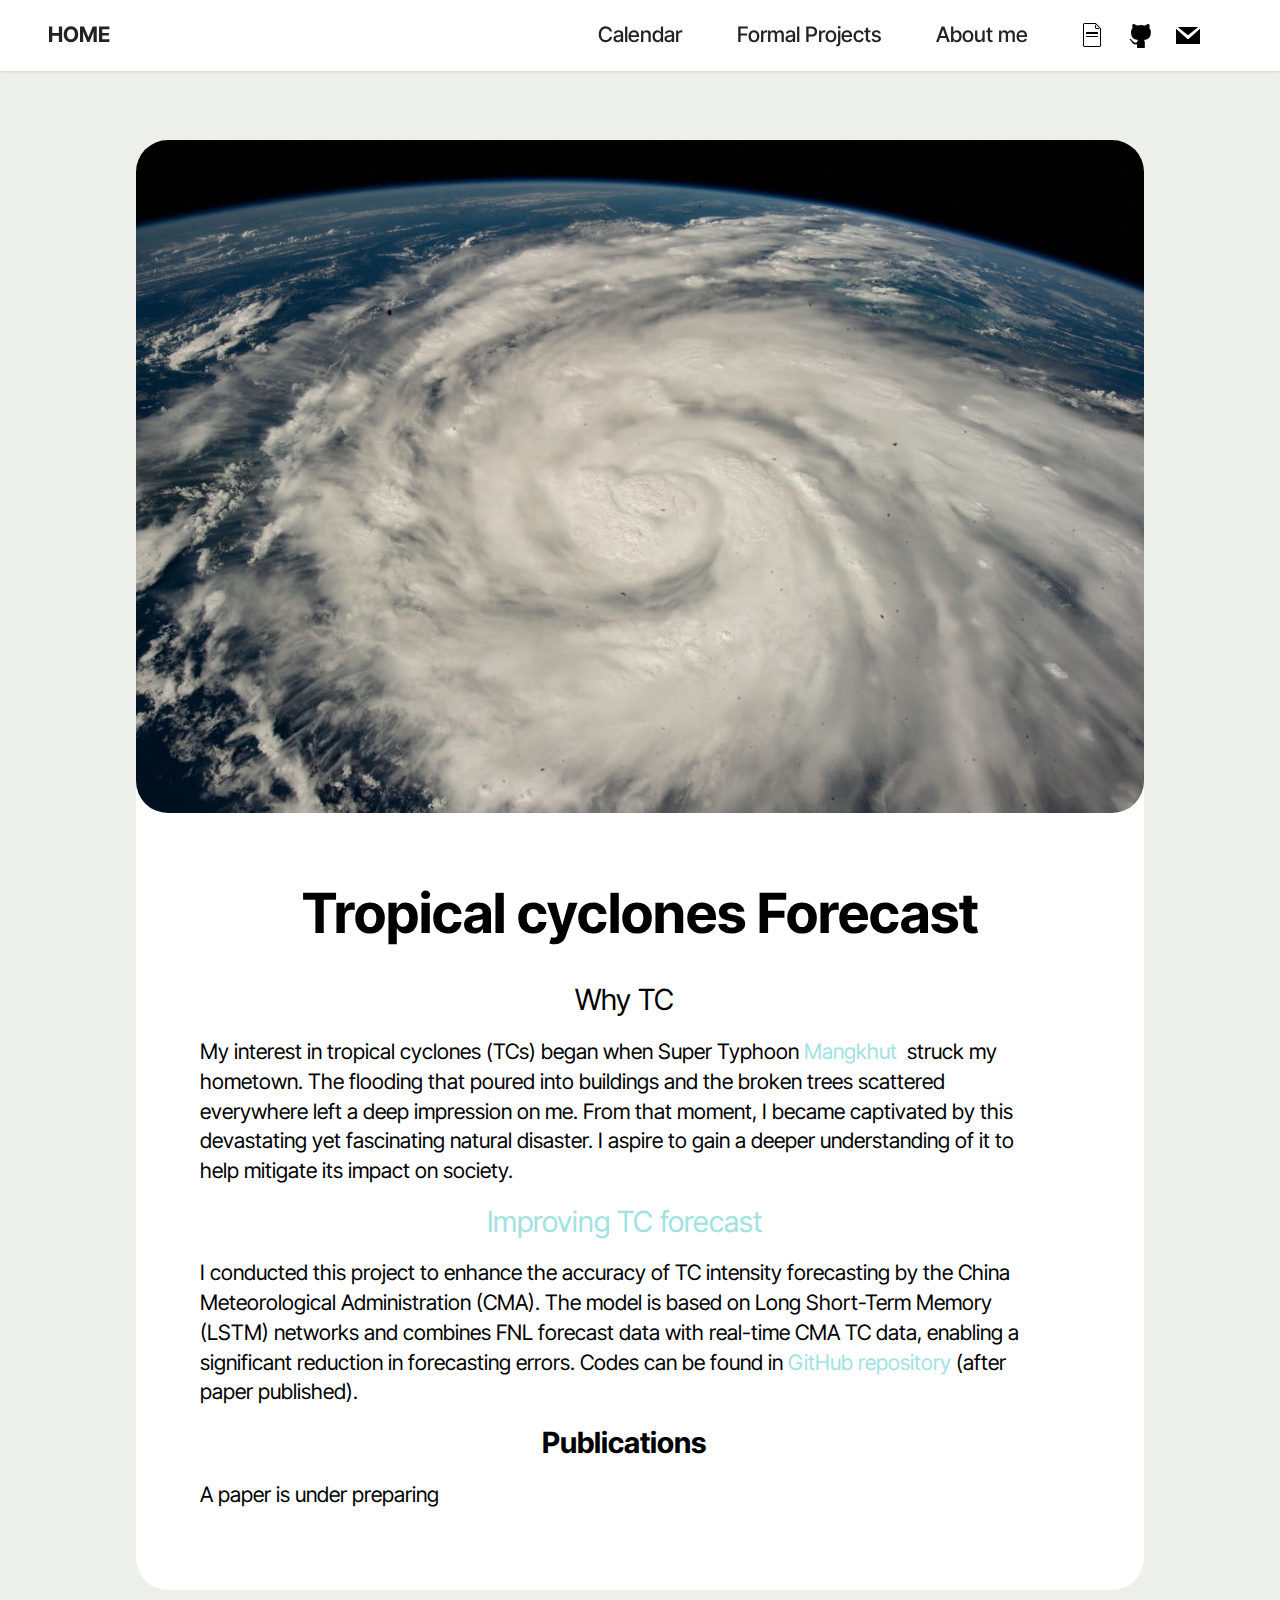
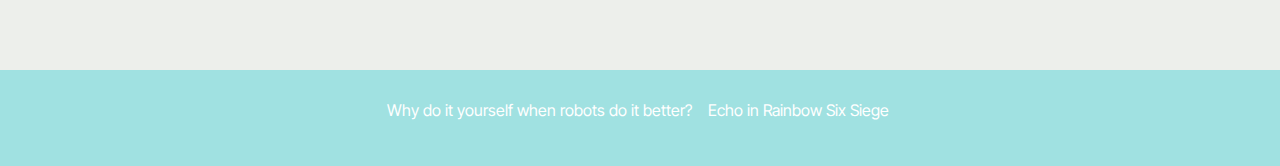
<file: TC.html>
<!DOCTYPE html>
<html  >
<head>
  <!-- Site made with Mobirise Website Builder v5.9.18, https://mobirise.com -->
  <meta charset="UTF-8">
  <meta http-equiv="X-UA-Compatible" content="IE=edge">
  <meta name="generator" content="Mobirise v5.9.18, mobirise.com">
  <meta name="viewport" content="width=device-width, initial-scale=1, minimum-scale=1">
  <link rel="shortcut icon" href="https://www.emojiall.com/en/header-svg/%F0%9F%8C%90.svg" type="image/x-icon">
  <meta name="description" content="">
  
  
  <title>TC</title>
  <link rel="stylesheet" href="assets/web/assets/mobirise-icons/mobirise-icons.css">
  <link rel="stylesheet" href="assets/bootstrap/css/bootstrap.min.css">
  <link rel="stylesheet" href="assets/bootstrap/css/bootstrap-grid.min.css">
  <link rel="stylesheet" href="assets/bootstrap/css/bootstrap-reboot.min.css">
  <link rel="stylesheet" href="assets/dropdown/css/style.css">
  <link rel="stylesheet" href="assets/socicon/css/styles.css">
  <link rel="stylesheet" href="assets/theme/css/style.css">
  <link rel="preload" href="https://fonts.googleapis.com/css2?family=Inter+Tight:wght@400;700&display=swap&display=swap" as="style" onload="this.onload=null;this.rel='stylesheet'">
  <noscript><link rel="stylesheet" href="https://fonts.googleapis.com/css2?family=Inter+Tight:wght@400;700&display=swap&display=swap"></noscript>
  <link rel="preload" as="style" href="assets/mobirise/css/mbr-additional.css?v=hrN6rA"><link rel="stylesheet" href="assets/mobirise/css/mbr-additional.css?v=hrN6rA" type="text/css">

  
  
  
</head>
<body>
  
  <section data-bs-version="5.1" class="menu menu3 cid-usE5gPXLMG" once="menu" id="menu3-d">
    
    <nav class="navbar navbar-dropdown navbar-fixed-top navbar-expand-lg">
        <div class="container">
            <div class="navbar-brand">
                
                <span class="navbar-caption-wrap"><a class="navbar-caption text-black text-primary display-7" href="Home.html">HOME</a></span>
            </div>
            <button class="navbar-toggler" type="button" data-toggle="collapse" data-bs-toggle="collapse" data-target="#navbarSupportedContent" data-bs-target="#navbarSupportedContent" aria-controls="navbarNavAltMarkup" aria-expanded="false" aria-label="Toggle navigation">
                <div class="hamburger">
                    <span></span>
                    <span></span>
                    <span></span>
                    <span></span>
                </div>
            </button>
            <div class="collapse navbar-collapse" id="navbarSupportedContent">
                <ul class="navbar-nav nav-dropdown nav-right" data-app-modern-menu="true"><li class="nav-item"><a class="nav-link link text-black text-primary display-4" href="https://calendar.app.google/nm62xcfsrZwcJJQA8">Calendar</a></li>
                    <li class="nav-item"><a class="nav-link link text-black text-primary show display-4" href="Projects.html" aria-expanded="false">Formal Projects</a></li>
                    <li class="nav-item"><a class="nav-link link text-black text-primary show display-4" href="Home.html#content5-7" aria-expanded="true">About me</a>
                    </li></ul>
                <div class="icons-menu">
                    <a class="iconfont-wrapper" href="assets/files/CV_LI-SONGCHEN.pdf" target="_blank">
                        <span class="p-2 mbr-iconfont mbri-file"></span>
                    </a>
                    <a class="iconfont-wrapper" href="https://github.com/S0ngchen" target="_blank">
                        <span class="p-2 mbr-iconfont socicon-github socicon"></span>
                    </a>
                    <a class="iconfont-wrapper" href="mailto:202183300574@nuist.edu.cn">
                        <span class="p-2 mbr-iconfont socicon-mail socicon"></span>
                    </a>
                    
                </div>
                
            </div>
        </div>
    </nav>
</section>

<section data-bs-version="5.1" class="article8 cid-usF2T4xQxN" id="article08-h">
  

  
  
  <div class="container">
    <div class="row justify-content-center">
      <div class="card col-md-12 col-lg-10">
        <div class="card-wrapper">
          <div class="image-wrapper d-flex justify-content-center mb-4">
            <img src="assets/images/picture4-1280x854.jpg" alt="Mobirise Website Builder">
          </div>
          <div class="card-content-text">
            <h3 class="card-title mbr-fonts-style mbr-white mt-3 mb-4 display-2"><strong>Tropical cyclones Forecast</strong></h3>
          <div class="row card-box align-left">
            <div class="item features-without-image col-12">
              <div class="item-wrapper">
                <h4 class="mbr-section-subtitle mbr-fonts-style mb-3 display-5">Why TC</h4>
                <p class="mbr-text mbr-fonts-style display-7">My interest in tropical cyclones (TCs) began when Super Typhoon&nbsp;<a href="https://en.wikipedia.org/wiki/Typhoon_Mangkhut" class="text-warning">Mangkhut</a>&nbsp; struck my hometown. The flooding that poured into buildings and the broken trees scattered everywhere left a deep impression on me.&nbsp;From that moment, I became captivated by this devastating yet fascinating natural disaster. I aspire to gain a deeper understanding of it to help mitigate its impact on society.</p>
              </div>
            </div><div class="item features-without-image col-12">
              <div class="item-wrapper">
                <h4 class="mbr-section-subtitle mbr-fonts-style mb-3 display-5"><strong><a href="assets/files/TC-IntensityForecast.pdf" class="text-warning">Improving TC forecast</a></strong></h4>
                <p class="mbr-text mbr-fonts-style display-7">I conducted this project to enhance the accuracy of TC intensity forecasting by the China Meteorological Administration (CMA). The model is based on Long Short-Term Memory (LSTM) networks and combines FNL forecast data with real-time CMA TC data, enabling a significant reduction in forecasting errors. Codes can be found in <a href="https://github.com/S0ngchen/TC-predict-model" class="text-warning">GitHub repository</a> (after paper published).</p>
              </div>
            </div><div class="item features-without-image col-12">
              <div class="item-wrapper">
                <h4 class="mbr-section-subtitle mbr-fonts-style mb-3 display-5"><strong>Publications</strong></h4>
                <p class="mbr-text mbr-fonts-style display-7">A paper is under preparing</p>
              </div>
            </div>
            
            

            
          </div>
          </div>
        </div>
      </div>
    </div>
  </div>
</section>

<section data-bs-version="5.1" class="footer4 cid-usSc3d024w" once="footers" id="footer04-t">

    

    

    <div class="container">
        <div class="media-container-row align-center mbr-white">
            <div class="col-12">
                <p class="mbr-text mb-0 mbr-fonts-style display-7"></p><p>Why do it yourself when robots do it better?&nbsp; &nbsp; Echo in Rainbow Six Siege&nbsp;</p><p></p>
            </div>
        </div>
    </div>
</file>
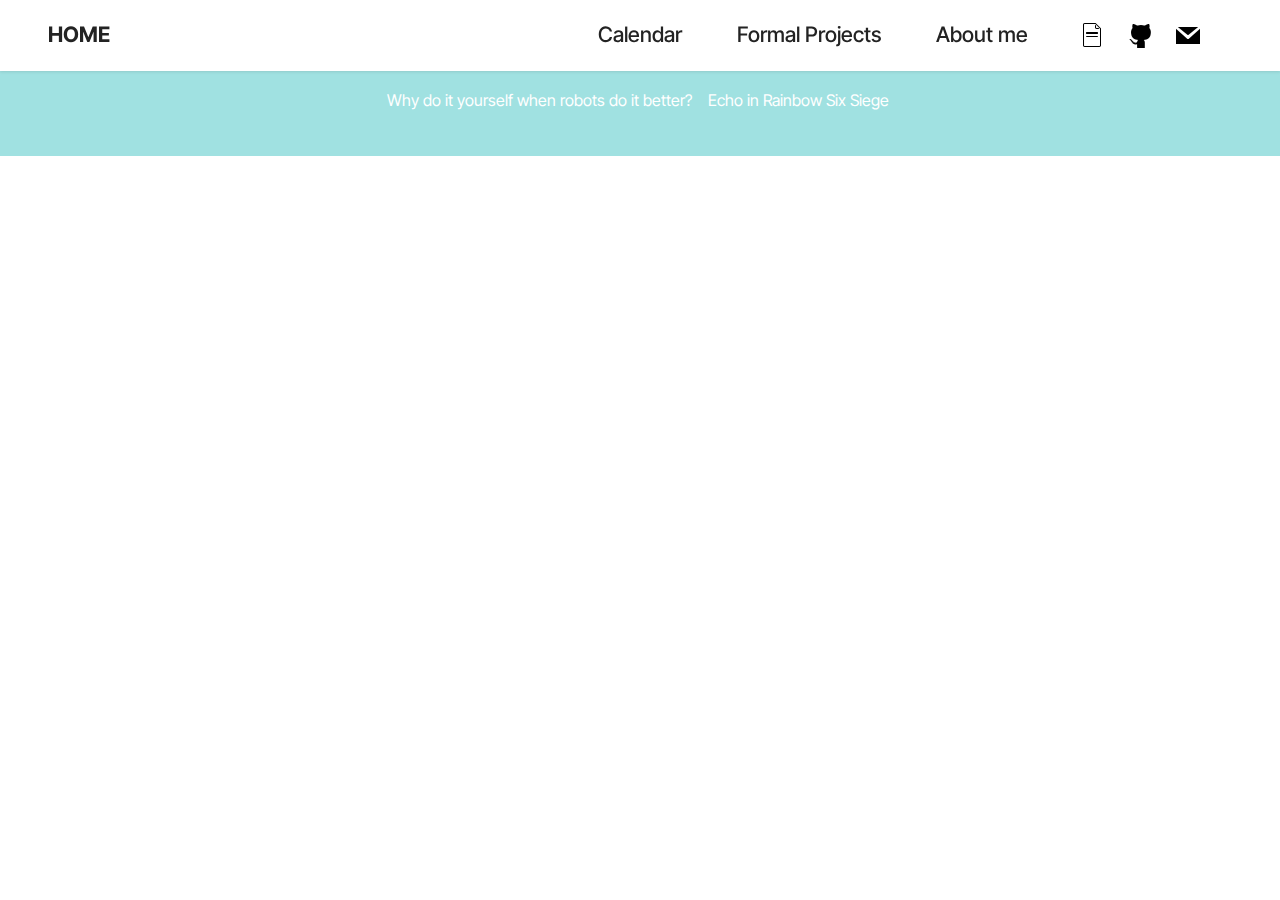
<file: Turbulence.html>
<!DOCTYPE html>
<html  >
<head>
  <!-- Site made with Mobirise Website Builder v5.9.18, https://mobirise.com -->
  <meta charset="UTF-8">
  <meta http-equiv="X-UA-Compatible" content="IE=edge">
  <meta name="generator" content="Mobirise v5.9.18, mobirise.com">
  <meta name="viewport" content="width=device-width, initial-scale=1, minimum-scale=1">
  <link rel="shortcut icon" href="https://www.emojiall.com/en/header-svg/%F0%9F%8C%90.svg" type="image/x-icon">
  <meta name="description" content="">
  
  
  <title>Turbulence</title>
  <link rel="stylesheet" href="assets/web/assets/mobirise-icons/mobirise-icons.css">
  <link rel="stylesheet" href="assets/bootstrap/css/bootstrap.min.css">
  <link rel="stylesheet" href="assets/bootstrap/css/bootstrap-grid.min.css">
  <link rel="stylesheet" href="assets/bootstrap/css/bootstrap-reboot.min.css">
  <link rel="stylesheet" href="assets/dropdown/css/style.css">
  <link rel="stylesheet" href="assets/socicon/css/styles.css">
  <link rel="stylesheet" href="assets/theme/css/style.css">
  <link rel="preload" href="https://fonts.googleapis.com/css2?family=Inter+Tight:wght@400;700&display=swap&display=swap" as="style" onload="this.onload=null;this.rel='stylesheet'">
  <noscript><link rel="stylesheet" href="https://fonts.googleapis.com/css2?family=Inter+Tight:wght@400;700&display=swap&display=swap"></noscript>
  <link rel="preload" as="style" href="assets/mobirise/css/mbr-additional.css?v=NhBhva"><link rel="stylesheet" href="assets/mobirise/css/mbr-additional.css?v=NhBhva" type="text/css">

  
  
  
</head>
<body>
  
  <section data-bs-version="5.1" class="menu menu3 cid-usE5gPXLMG" once="menu" id="menu3-o">
    
    <nav class="navbar navbar-dropdown navbar-fixed-top navbar-expand-lg">
        <div class="container">
            <div class="navbar-brand">
                
                <span class="navbar-caption-wrap"><a class="navbar-caption text-black text-primary display-7" href="Home.html">HOME</a></span>
            </div>
            <button class="navbar-toggler" type="button" data-toggle="collapse" data-bs-toggle="collapse" data-target="#navbarSupportedContent" data-bs-target="#navbarSupportedContent" aria-controls="navbarNavAltMarkup" aria-expanded="false" aria-label="Toggle navigation">
                <div class="hamburger">
                    <span></span>
                    <span></span>
                    <span></span>
                    <span></span>
                </div>
            </button>
            <div class="collapse navbar-collapse" id="navbarSupportedContent">
                <ul class="navbar-nav nav-dropdown nav-right" data-app-modern-menu="true"><li class="nav-item"><a class="nav-link link text-black text-primary display-4" href="https://calendar.app.google/nm62xcfsrZwcJJQA8">Calendar</a></li>
                    <li class="nav-item"><a class="nav-link link text-black text-primary show display-4" href="Projects.html" aria-expanded="false">Formal Projects</a></li>
                    <li class="nav-item"><a class="nav-link link text-black text-primary show display-4" href="Home.html#content5-7" aria-expanded="true">About me</a>
                    </li></ul>
                <div class="icons-menu">
                    <a class="iconfont-wrapper" href="assets/files/CV_LI-SONGCHEN.pdf" target="_blank">
                        <span class="p-2 mbr-iconfont mbri-file"></span>
                    </a>
                    <a class="iconfont-wrapper" href="https://github.com/S0ngchen" target="_blank">
                        <span class="p-2 mbr-iconfont socicon-github socicon"></span>
                    </a>
                    <a class="iconfont-wrapper" href="mailto:202183300574@nuist.edu.cn">
                        <span class="p-2 mbr-iconfont socicon-mail socicon"></span>
                    </a>
                    
                </div>
                
            </div>
        </div>
    </nav>
</section>

<section data-bs-version="5.1" class="footer4 cid-usSc3d024w" once="footers" id="footer04-t">

    

    

    <div class="container">
        <div class="media-container-row align-center mbr-white">
            <div class="col-12">
                <p class="mbr-text mb-0 mbr-fonts-style display-7"></p><p>Why do it yourself when robots do it better?&nbsp; &nbsp; Echo in Rainbow Six Siege&nbsp;</p><p></p>
            </div>
        </div>
    </div>
</file>
<file: assets/theme/css/style.css>
@charset "UTF-8";
section {
  background-color: #ffffff;
}

body {
  font-style: normal;
  line-height: 1.5;
  font-weight: 400;
  color: #232323;
  position: relative;
}

button {
  background-color: transparent;
  border-color: transparent;
}

.embla__button,
.carousel-control {
  background-color: #edefea !important;
  opacity: 0.8 !important;
  color: #464845 !important;
  border-color: #edefea !important;
}

.carousel .close,
.modalWindow .close {
  background-color: #edefea !important;
  color: #464845 !important;
  border-color: #edefea !important;
  opacity: 0.8 !important;
}

.carousel .close:hover,
.modalWindow .close:hover {
  opacity: 1 !important;
}

.carousel-indicators li {
  background-color: #edefea !important;
  border: 2px solid #464845 !important;
}

.carousel-indicators li:hover,
.carousel-indicators li:active {
  opacity: 0.8 !important;
}

.embla__button:hover,
.carousel-control:hover {
  background-color: #edefea !important;
  opacity: 1 !important;
}

.modalWindow-video-container {
  height: 80%;
}

section,
.container,
.container-fluid {
  position: relative;
  word-wrap: break-word;
}

a.mbr-iconfont:hover {
  text-decoration: none;
}

.article .lead p,
.article .lead ul,
.article .lead ol,
.article .lead pre,
.article .lead blockquote {
  margin-bottom: 0;
}

a {
  font-style: normal;
  font-weight: 400;
  cursor: pointer;
}
a, a:hover {
  text-decoration: none;
}

.mbr-section-title {
  font-style: normal;
  line-height: 1.3;
}

.mbr-section-subtitle {
  line-height: 1.3;
}

.mbr-text {
  font-style: normal;
  line-height: 1.7;
}

h1,
h2,
h3,
h4,
h5,
h6,
.display-1,
.display-2,
.display-4,
.display-5,
.display-7,
span,
p,
a {
  line-height: 1;
  word-break: break-word;
  word-wrap: break-word;
  font-weight: 400;
}

b,
strong {
  font-weight: bold;
}

input:-webkit-autofill, input:-webkit-autofill:hover, input:-webkit-autofill:focus, input:-webkit-autofill:active {
  transition-delay: 9999s;
  -webkit-transition-property: background-color, color;
  transition-property: background-color, color;
}

textarea[type=hidden] {
  display: none;
}

section {
  background-position: 50% 50%;
  background-repeat: no-repeat;
  background-size: cover;
}
section .mbr-background-video,
section .mbr-background-video-preview {
  position: absolute;
  bottom: 0;
  left: 0;
  right: 0;
  top: 0;
}

.hidden {
  visibility: hidden;
}

.mbr-z-index20 {
  z-index: 20;
}

/*! Base colors */
.mbr-white {
  color: #ffffff;
}

.mbr-black {
  color: #111111;
}

.mbr-bg-white {
  background-color: #ffffff;
}

.mbr-bg-black {
  background-color: #000000;
}

/*! Text-aligns */
.align-left {
  text-align: left;
}

.align-center {
  text-align: center;
}

.align-right {
  text-align: right;
}

/*! Font-weight  */
.mbr-light {
  font-weight: 300;
}

.mbr-regular {
  font-weight: 400;
}

.mbr-semibold {
  font-weight: 500;
}

.mbr-bold {
  font-weight: 700;
}

/*! Media  */
.media-content {
  flex-basis: 100%;
}

.media-container-row {
  display: flex;
  flex-direction: row;
  flex-wrap: wrap;
  justify-content: center;
  align-content: center;
  align-items: start;
}
.media-container-row .media-size-item {
  width: 400px;
}

.media-container-column {
  display: flex;
  flex-direction: column;
  flex-wrap: wrap;
  justify-content: center;
  align-content: center;
  align-items: stretch;
}
.media-container-column > * {
  width: 100%;
}

@media (min-width: 992px) {
  .media-container-row {
    flex-wrap: nowrap;
  }
}
figure {
  margin-bottom: 0;
  overflow: hidden;
}

figure[mbr-media-size] {
  transition: width 0.1s;
}

img,
iframe {
  display: block;
  width: 100%;
}

.card {
  background-color: transparent;
  border: none;
}

.card-box {
  width: 100%;
}

.card-img {
  text-align: center;
  flex-shrink: 0;
  -webkit-flex-shrink: 0;
}

.media {
  max-width: 100%;
  margin: 0 auto;
}

.mbr-figure {
  align-self: center;
}

.media-container > div {
  max-width: 100%;
}

.mbr-figure img,
.card-img img {
  width: 100%;
}

@media (max-width: 991px) {
  .media-size-item {
    width: auto !important;
  }
  .media {
    width: auto;
  }
  .mbr-figure {
    width: 100% !important;
  }
}
/*! Buttons */
.mbr-section-btn {
  margin-left: -0.6rem;
  margin-right: -0.6rem;
  font-size: 0;
}

.btn {
  font-weight: 600;
  border-width: 1px;
  font-style: normal;
  margin: 0.6rem 0.6rem;
  white-space: normal;
  transition: all 0.2s ease-in-out;
  display: inline-flex;
  align-items: center;
  justify-content: center;
  word-break: break-word;
}

.btn-sm {
  font-weight: 600;
  letter-spacing: 0px;
  transition: all 0.3s ease-in-out;
}

.btn-md {
  font-weight: 600;
  letter-spacing: 0px;
  transition: all 0.3s ease-in-out;
}

.btn-lg {
  font-weight: 600;
  letter-spacing: 0px;
  transition: all 0.3s ease-in-out;
}

.btn-form {
  margin: 0;
}
.btn-form:hover {
  cursor: pointer;
}

nav .mbr-section-btn {
  margin-left: 0rem;
  margin-right: 0rem;
}

/*! Btn icon margin */
.btn .mbr-iconfont,
.btn.btn-sm .mbr-iconfont {
  order: 1;
  cursor: pointer;
  margin-left: 0.5rem;
  vertical-align: sub;
}

.btn.btn-md .mbr-iconfont,
.btn.btn-md .mbr-iconfont {
  margin-left: 0.8rem;
}

.mbr-regular {
  font-weight: 400;
}

.mbr-semibold {
  font-weight: 500;
}

.mbr-bold {
  font-weight: 700;
}

[type=submit] {
  -webkit-appearance: none;
}

/*! Full-screen */
.mbr-fullscreen .mbr-overlay {
  min-height: 100vh;
}

.mbr-fullscreen {
  display: flex;
  display: -moz-flex;
  display: -ms-flex;
  display: -o-flex;
  align-items: center;
  min-height: 100vh;
  padding-top: 3rem;
  padding-bottom: 3rem;
}

/*! Map */
.map {
  height: 25rem;
  position: relative;
}
.map iframe {
  width: 100%;
  height: 100%;
}

/*! Scroll to top arrow */
.mbr-arrow-up {
  bottom: 25px;
  right: 90px;
  position: fixed;
  text-align: right;
  z-index: 5000;
  color: #ffffff;
  font-size: 22px;
}

.mbr-arrow-up a {
  background: rgba(0, 0, 0, 0.2);
  border-radius: 50%;
  color: #fff;
  display: inline-block;
  height: 60px;
  width: 60px;
  border: 2px solid #fff;
  outline-style: none !important;
  position: relative;
  text-decoration: none;
  transition: all 0.3s ease-in-out;
  cursor: pointer;
  text-align: center;
}
.mbr-arrow-up a:hover {
  background-color: rgba(0, 0, 0, 0.4);
}
.mbr-arrow-up a i {
  line-height: 60px;
}

.mbr-arrow-up-icon {
  display: block;
  color: #fff;
}

.mbr-arrow-up-icon::before {
  content: "›";
  display: inline-block;
  font-family: serif;
  font-size: 22px;
  line-height: 1;
  font-style: normal;
  position: relative;
  top: 6px;
  left: -4px;
  transform: rotate(-90deg);
}

/*! Arrow Down */
.mbr-arrow {
  position: absolute;
  bottom: 45px;
  left: 50%;
  width: 60px;
  height: 60px;
  cursor: pointer;
  background-color: rgba(80, 80, 80, 0.5);
  border-radius: 50%;
  transform: translateX(-50%);
}
@media (max-width: 767px) {
  .mbr-arrow {
    display: none;
  }
}
.mbr-arrow > a {
  display: inline-block;
  text-decoration: none;
  outline-style: none;
  animation: arrowdown 1.7s ease-in-out infinite;
  color: #ffffff;
}
.mbr-arrow > a > i {
  position: absolute;
  top: -2px;
  left: 15px;
  font-size: 2rem;
}

#scrollToTop a i::before {
  content: "";
  position: absolute;
  display: block;
  border-bottom: 2.5px solid #fff;
  border-left: 2.5px solid #fff;
  width: 27.8%;
  height: 27.8%;
  left: 50%;
  top: 51%;
  transform: translateY(-30%) translateX(-50%) rotate(135deg);
}

@keyframes arrowdown {
  0% {
    transform: translateY(0px);
  }
  50% {
    transform: translateY(-5px);
  }
  100% {
    transform: translateY(0px);
  }
}
@media (max-width: 500px) {
  .mbr-arrow-up {
    left: 0;
    right: 0;
    text-align: center;
  }
}
/*Gradients animation*/
@keyframes gradient-animation {
  from {
    background-position: 0% 100%;
    animation-timing-function: ease-in-out;
  }
  to {
    background-position: 100% 0%;
    animation-timing-function: ease-in-out;
  }
}
.bg-gradient {
  background-size: 200% 200%;
  animation: gradient-animation 5s infinite alternate;
  -webkit-animation: gradient-animation 5s infinite alternate;
}

.menu .navbar-brand {
  display: -webkit-flex;
}
.menu .navbar-brand span {
  display: flex;
  display: -webkit-flex;
}
.menu .navbar-brand .navbar-caption-wrap {
  display: -webkit-flex;
}
.menu .navbar-brand .navbar-logo img {
  display: -webkit-flex;
  width: auto;
}
@media (min-width: 768px) and (max-width: 991px) {
  .menu .navbar-toggleable-sm .navbar-nav {
    display: -ms-flexbox;
  }
}
@media (max-width: 991px) {
  .menu .navbar-collapse {
    max-height: 93.5vh;
  }
  .menu .navbar-collapse.show {
    overflow: auto;
  }
}
@media (min-width: 992px) {
  .menu .navbar-nav.nav-dropdown {
    display: -webkit-flex;
  }
  .menu .navbar-toggleable-sm .navbar-collapse {
    display: -webkit-flex !important;
  }
  .menu .collapsed .navbar-collapse {
    max-height: 93.5vh;
  }
  .menu .collapsed .navbar-collapse.show {
    overflow: auto;
  }
}
@media (max-width: 767px) {
  .menu .navbar-collapse {
    max-height: 80vh;
  }
}

.nav-link .mbr-iconfont {
  margin-right: 0.5rem;
}

.navbar {
  display: -webkit-flex;
  -webkit-flex-wrap: wrap;
  -webkit-align-items: center;
  -webkit-justify-content: space-between;
}

.navbar-collapse {
  -webkit-flex-basis: 100%;
  -webkit-flex-grow: 1;
  -webkit-align-items: center;
}

.nav-dropdown .link {
  padding: 0.667em 1.667em !important;
  margin: 0 !important;
}

.nav {
  display: -webkit-flex;
  -webkit-flex-wrap: wrap;
}

.row {
  display: -webkit-flex;
  -webkit-flex-wrap: wrap;
}

.justify-content-center {
  -webkit-justify-content: center;
}

.form-inline {
  display: -webkit-flex;
}

.card-wrapper {
  -webkit-flex: 1;
}

.carousel-control {
  z-index: 10;
  display: -webkit-flex;
}

.carousel-controls {
  display: -webkit-flex;
}

.media {
  display: -webkit-flex;
}

.form-group:focus {
  outline: none;
}

.jq-selectbox__select {
  padding: 7px 0;
  position: relative;
}

.jq-selectbox__dropdown {
  overflow: hidden;
  border-radius: 10px;
  position: absolute;
  top: 100%;
  left: 0 !important;
  width: 100% !important;
}

.jq-selectbox__trigger-arrow {
  right: 0;
  transform: translateY(-50%);
}

.jq-selectbox li {
  padding: 1.07em 0.5em;
}

input[type=range] {
  padding-left: 0 !important;
  padding-right: 0 !important;
}

.modal-dialog,
.modal-content {
  height: 100%;
}

.modal-dialog .carousel-inner {
  height: calc(100vh - 1.75rem);
}
@media (max-width: 575px) {
  .modal-dialog .carousel-inner {
    height: calc(100vh - 1rem);
  }
}

.carousel-item {
  text-align: center;
}

.carousel-item img {
  margin: auto;
}

.navbar-toggler {
  align-self: flex-start;
  padding: 0.25rem 0.75rem;
  font-size: 1.25rem;
  line-height: 1;
  background: transparent;
  border: 1px solid transparent;
  border-radius: 0.25rem;
}

.navbar-toggler:focus,
.navbar-toggler:hover {
  text-decoration: none;
  box-shadow: none;
}

.navbar-toggler-icon {
  display: inline-block;
  width: 1.5em;
  height: 1.5em;
  vertical-align: middle;
  content: "";
  background: no-repeat center center;
  background-size: 100% 100%;
}

.navbar-toggler-left {
  position: absolute;
  left: 1rem;
}

.navbar-toggler-right {
  position: absolute;
  right: 1rem;
}

.card-img {
  width: auto;
}

.menu .navbar.collapsed:not(.beta-menu) {
  flex-direction: column;
}

.carousel-item.active,
.carousel-item-next,
.carousel-item-prev {
  display: flex;
}

.note-air-layout .dropup .dropdown-menu,
.note-air-layout .navbar-fixed-bottom .dropdown .dropdown-menu {
  bottom: initial !important;
}

html,
body {
  height: auto;
  min-height: 100vh;
}

.dropup .dropdown-toggle::after {
  display: none;
}

.form-asterisk {
  font-family: initial;
  position: absolute;
  top: -2px;
  font-weight: normal;
}

.form-control-label {
  position: relative;
  cursor: pointer;
  margin-bottom: 0.357em;
  padding: 0;
}

.alert {
  color: #ffffff;
  border-radius: 0;
  border: 0;
  font-size: 1.1rem;
  line-height: 1.5;
  margin-bottom: 1.875rem;
  padding: 1.25rem;
  position: relative;
  text-align: center;
}
.alert.alert-form::after {
  background-color: inherit;
  bottom: -7px;
  content: "";
  display: block;
  height: 14px;
  left: 50%;
  margin-left: -7px;
  position: absolute;
  transform: rotate(45deg);
  width: 14px;
}

.form-control {
  background-color: #ffffff;
  background-clip: border-box;
  color: #232323;
  line-height: 1rem !important;
  height: auto;
  padding: 1.2rem 2rem;
  transition: border-color 0.25s ease 0s;
  border: 1px solid transparent !important;
  border-radius: 4px;
  box-shadow: rgba(0, 0, 0, 0.07) 0px 1px 1px 0px, rgba(0, 0, 0, 0.07) 0px 1px 3px 0px, rgba(0, 0, 0, 0.03) 0px 0px 0px 1px;
}
.form-active .form-control:invalid {
  border-color: red;
}

.row > * {
  padding-right: 1rem;
  padding-left: 1rem;
}

form .row {
  margin-left: -0.6rem;
  margin-right: -0.6rem;
}
form .row [class*=col] {
  padding-left: 0.6rem;
  padding-right: 0.6rem;
}

form .mbr-section-btn {
  padding-left: 0.6rem;
  padding-right: 0.6rem;
}

form .form-check-input {
  margin-top: 0.5;
}

textarea.form-control {
  line-height: 1.5rem !important;
}

.form-group {
  margin-bottom: 1.2rem;
}

.form-control,
form .btn {
  min-height: 48px;
}

.gdpr-block label span.textGDPR input[name=gdpr] {
  top: 7px;
}

.form-control:focus {
  box-shadow: none;
}

:focus {
  outline: none;
}

.mbr-overlay {
  background-color: #000;
  bottom: 0;
  left: 0;
  opacity: 0.5;
  position: absolute;
  right: 0;
  top: 0;
  z-index: 0;
  pointer-events: none;
}

blockquote {
  font-style: italic;
  padding: 3rem;
  font-size: 1.09rem;
  position: relative;
  border-left: 3px solid;
}

ul,
ol,
pre,
blockquote {
  margin-bottom: 2.3125rem;
}

.mt-4 {
  margin-top: 2rem !important;
}

.mb-4 {
  margin-bottom: 2rem !important;
}

.container,
.container-fluid {
  padding-left: 16px;
  padding-right: 16px;
}

.row {
  margin-left: -16px;
  margin-right: -16px;
}
.row > [class*=col] {
  padding-left: 16px;
  padding-right: 16px;
}

@media (min-width: 992px) {
  .container-fluid {
    padding-left: 32px;
    padding-right: 32px;
  }
}
@media (max-width: 991px) {
  .mbr-container {
    padding-left: 16px;
    padding-right: 16px;
  }
}
.app-video-wrapper > img {
  opacity: 1;
}

.app-video-wrapper {
  background: transparent;
}

.item {
  position: relative;
}

.dropdown-menu .dropdown-menu {
  left: 100%;
}

.dropdown-item + .dropdown-menu {
  display: none;
}

.dropdown-item:hover + .dropdown-menu,
.dropdown-menu:hover {
  display: block;
}

@media (min-aspect-ratio: 16/9) {
  .mbr-video-foreground {
    height: 300% !important;
    top: -100% !important;
  }
}
@media (max-aspect-ratio: 16/9) {
  .mbr-video-foreground {
    width: 300% !important;
    left: -100% !important;
  }
}.engine {
	position: absolute;
	text-indent: -2400px;
	text-align: center;
	padding: 0;
	top: 0;
	left: -2400px;
}
</file>
<file: assets/mobirise/css/mbr-additional.css>
.btn {
  border-width: 2px;
}
img,
.card-wrap,
.card-wrapper,
.video-wrapper,
.mbr-figure iframe,
.google-map iframe,
.slide-content,
.plan,
.card,
.item-wrapper {
  border-radius: 2rem !important;
}
.video-wrapper {
  overflow: hidden;
}
body {
  font-family: Inter Tight;
}
.display-1 {
  font-family: 'Inter Tight', sans-serif;
  font-size: 5rem;
  line-height: 1;
}
.display-1 > .mbr-iconfont {
  font-size: 6.25rem;
}
.display-2 {
  font-family: 'Inter Tight', sans-serif;
  font-size: 4rem;
  line-height: 1;
}
.display-2 > .mbr-iconfont {
  font-size: 5rem;
}
.display-4 {
  font-family: 'Inter Tight', sans-serif;
  font-size: 1.4rem;
  line-height: 1.5;
}
.display-4 > .mbr-iconfont {
  font-size: 1.75rem;
}
.display-5 {
  font-family: 'Inter Tight', sans-serif;
  font-size: 2rem;
  line-height: 1.5;
}
.display-5 > .mbr-iconfont {
  font-size: 2.5rem;
}
.display-7 {
  font-family: 'Inter Tight', sans-serif;
  font-size: 1.4rem;
  line-height: 1.3;
}
.display-7 > .mbr-iconfont {
  font-size: 1.75rem;
}
/* ---- Fluid typography for mobile devices ---- */
/* 1.4 - font scale ratio ( bootstrap == 1.42857 ) */
/* 100vw - current viewport width */
/* (48 - 20)  48 == 48rem == 768px, 20 == 20rem == 320px(minimal supported viewport) */
/* 0.65 - min scale variable, may vary */
@media (max-width: 992px) {
  .display-1 {
    font-size: 4rem;
  }
}
@media (max-width: 768px) {
  .display-1 {
    font-size: 3.5rem;
    font-size: calc( 2.4rem + (5 - 2.4) * ((100vw - 20rem) / (48 - 20)));
    line-height: calc( 1.1 * (2.4rem + (5 - 2.4) * ((100vw - 20rem) / (48 - 20))));
  }
  .display-2 {
    font-size: 3.2rem;
    font-size: calc( 2.05rem + (4 - 2.05) * ((100vw - 20rem) / (48 - 20)));
    line-height: calc( 1.3 * (2.05rem + (4 - 2.05) * ((100vw - 20rem) / (48 - 20))));
  }
  .display-4 {
    font-size: 1.12rem;
    font-size: calc( 1.14rem + (1.4 - 1.14) * ((100vw - 20rem) / (48 - 20)));
    line-height: calc( 1.4 * (1.14rem + (1.4 - 1.14) * ((100vw - 20rem) / (48 - 20))));
  }
  .display-5 {
    font-size: 1.6rem;
    font-size: calc( 1.35rem + (2 - 1.35) * ((100vw - 20rem) / (48 - 20)));
    line-height: calc( 1.4 * (1.35rem + (2 - 1.35) * ((100vw - 20rem) / (48 - 20))));
  }
  .display-7 {
    font-size: 1.12rem;
    font-size: calc( 1.14rem + (1.4 - 1.14) * ((100vw - 20rem) / (48 - 20)));
    line-height: calc( 1.4 * (1.14rem + (1.4 - 1.14) * ((100vw - 20rem) / (48 - 20))));
  }
}
@media (min-width: 992px) and (max-width: 1400px) {
  .display-1 {
    font-size: 3.5rem;
    font-size: calc( 2.4rem + (5 - 2.4) * ((100vw - 62rem) / (87 - 62)));
    line-height: calc( 1.1 * (2.4rem + (5 - 2.4) * ((100vw - 62rem) / (87 - 62))));
  }
  .display-2 {
    font-size: 3.2rem;
    font-size: calc( 2.05rem + (4 - 2.05) * ((100vw - 62rem) / (87 - 62)));
    line-height: calc( 1.3 * (2.05rem + (4 - 2.05) * ((100vw - 62rem) / (87 - 62))));
  }
  .display-4 {
    font-size: 1.12rem;
    font-size: calc( 1.14rem + (1.4 - 1.14) * ((100vw - 62rem) / (87 - 62)));
    line-height: calc( 1.4 * (1.14rem + (1.4 - 1.14) * ((100vw - 62rem) / (87 - 62))));
  }
  .display-5 {
    font-size: 1.6rem;
    font-size: calc( 1.35rem + (2 - 1.35) * ((100vw - 62rem) / (87 - 62)));
    line-height: calc( 1.4 * (1.35rem + (2 - 1.35) * ((100vw - 62rem) / (87 - 62))));
  }
  .display-7 {
    font-size: 1.12rem;
    font-size: calc( 1.14rem + (1.4 - 1.14) * ((100vw - 62rem) / (87 - 62)));
    line-height: calc( 1.4 * (1.14rem + (1.4 - 1.14) * ((100vw - 62rem) / (87 - 62))));
  }
}
/* Buttons */
.btn {
  padding: 1.25rem 2rem;
  border-radius: 4px;
  padding: 0.75rem 1.5rem;
}
.btn-sm {
  padding: 0.6rem 1.2rem;
  border-radius: 4px;
}
.btn-md {
  padding: 0.6rem 1.2rem;
  border-radius: 4px;
}
.btn-lg {
  padding: 1.25rem 2rem;
  border-radius: 4px;
}
.bg-primary {
  background-color: #a0e1e1 !important;
}
.bg-success {
  background-color: #3a341c !important;
}
.bg-info {
  background-color: #320707 !important;
}
.bg-warning {
  background-color: #a0e2e1 !important;
}
.bg-danger {
  background-color: #ffea64 !important;
}
.btn-primary,
.btn-primary:active {
  background-color: #a0e1e1 !important;
  border-color: #a0e1e1 !important;
  color: #1f6363 !important;
  box-shadow: none;
}
.btn-primary:hover,
.btn-primary:focus,
.btn-primary.focus,
.btn-primary.active {
  color: inherit;
  background-color: #c7eded !important;
  border-color: #c7eded !important;
  box-shadow: none;
}
.btn-primary.disabled,
.btn-primary:disabled {
  color: #1f6363 !important;
  background-color: #c7eded !important;
  border-color: #c7eded !important;
}
.btn-secondary,
.btn-secondary:active {
  background-color: #ffd7ef !important;
  border-color: #ffd7ef !important;
  color: #d70081 !important;
  box-shadow: none;
}
.btn-secondary:hover,
.btn-secondary:focus,
.btn-secondary.focus,
.btn-secondary.active {
  color: inherit;
  background-color: #ffffff !important;
  border-color: #ffffff !important;
  box-shadow: none;
}
.btn-secondary.disabled,
.btn-secondary:disabled {
  color: #d70081 !important;
  background-color: #ffffff !important;
  border-color: #ffffff !important;
}
.btn-info,
.btn-info:active {
  background-color: #320707 !important;
  border-color: #320707 !important;
  color: #ffffff !important;
  box-shadow: none;
}
.btn-info:hover,
.btn-info:focus,
.btn-info.focus,
.btn-info.active {
  color: inherit;
  background-color: #5f0d0d !important;
  border-color: #5f0d0d !important;
  box-shadow: none;
}
.btn-info.disabled,
.btn-info:disabled {
  color: #ffffff !important;
  background-color: #5f0d0d !important;
  border-color: #5f0d0d !important;
}
.btn-success,
.btn-success:active {
  background-color: #3a341c !important;
  border-color: #3a341c !important;
  color: #ffffff !important;
  box-shadow: none;
}
.btn-success:hover,
.btn-success:focus,
.btn-success.focus,
.btn-success.active {
  color: inherit;
  background-color: #5c532d !important;
  border-color: #5c532d !important;
  box-shadow: none;
}
.btn-success.disabled,
.btn-success:disabled {
  color: #ffffff !important;
  background-color: #5c532d !important;
  border-color: #5c532d !important;
}
.btn-warning,
.btn-warning:active {
  background-color: #a0e2e1 !important;
  border-color: #a0e2e1 !important;
  color: #1f6463 !important;
  box-shadow: none;
}
.btn-warning:hover,
.btn-warning:focus,
.btn-warning.focus,
.btn-warning.active {
  color: inherit;
  background-color: #c7eeed !important;
  border-color: #c7eeed !important;
  box-shadow: none;
}
.btn-warning.disabled,
.btn-warning:disabled {
  color: #1f6463 !important;
  background-color: #c7eeed !important;
  border-color: #c7eeed !important;
}
.btn-danger,
.btn-danger:active {
  background-color: #ffea64 !important;
  border-color: #ffea64 !important;
  color: #645600 !important;
  box-shadow: none;
}
.btn-danger:hover,
.btn-danger:focus,
.btn-danger.focus,
.btn-danger.active {
  color: inherit;
  background-color: #fff197 !important;
  border-color: #fff197 !important;
  box-shadow: none;
}
.btn-danger.disabled,
.btn-danger:disabled {
  color: #645600 !important;
  background-color: #fff197 !important;
  border-color: #fff197 !important;
}
.btn-white,
.btn-white:active {
  background-color: #eff0ec !important;
  border-color: #eff0ec !important;
  color: #757b62 !important;
  box-shadow: none;
}
.btn-white:hover,
.btn-white:focus,
.btn-white.focus,
.btn-white.active {
  color: inherit;
  background-color: #ffffff !important;
  border-color: #ffffff !important;
  box-shadow: none;
}
.btn-white.disabled,
.btn-white:disabled {
  color: #757b62 !important;
  background-color: #ffffff !important;
  border-color: #ffffff !important;
}
.btn-black,
.btn-black:active {
  background-color: #232323 !important;
  border-color: #232323 !important;
  color: #ffffff !important;
  box-shadow: none;
}
.btn-black:hover,
.btn-black:focus,
.btn-black.focus,
.btn-black.active {
  color: inherit;
  background-color: #3d3d3d !important;
  border-color: #3d3d3d !important;
  box-shadow: none;
}
.btn-black.disabled,
.btn-black:disabled {
  color: #ffffff !important;
  background-color: #3d3d3d !important;
  border-color: #3d3d3d !important;
}
.btn-primary-outline,
.btn-primary-outline:active {
  background-color: transparent !important;
  border-color: #a0e1e1;
  color: #a0e1e1;
}
.btn-primary-outline:hover,
.btn-primary-outline:focus,
.btn-primary-outline.focus,
.btn-primary-outline.active {
  color: #5ecccc !important;
  background-color: transparent !important;
  border-color: #5ecccc !important;
  box-shadow: none !important;
}
.btn-primary-outline.disabled,
.btn-primary-outline:disabled {
  color: #1f6363 !important;
  background-color: #a0e1e1 !important;
  border-color: #a0e1e1 !important;
}
.btn-secondary-outline,
.btn-secondary-outline:active {
  background-color: transparent !important;
  border-color: #ffd7ef;
  color: #ffd7ef;
}
.btn-secondary-outline:hover,
.btn-secondary-outline:focus,
.btn-secondary-outline.focus,
.btn-secondary-outline.active {
  color: #ff80cc !important;
  background-color: transparent !important;
  border-color: #ff80cc !important;
  box-shadow: none !important;
}
.btn-secondary-outline.disabled,
.btn-secondary-outline:disabled {
  color: #d70081 !important;
  background-color: #ffd7ef !important;
  border-color: #ffd7ef !important;
}
.btn-info-outline,
.btn-info-outline:active {
  background-color: transparent !important;
  border-color: #320707;
  color: #320707;
}
.btn-info-outline:hover,
.btn-info-outline:focus,
.btn-info-outline.focus,
.btn-info-outline.active {
  color: #000000 !important;
  background-color: transparent !important;
  border-color: #000000 !important;
  box-shadow: none !important;
}
.btn-info-outline.disabled,
.btn-info-outline:disabled {
  color: #ffffff !important;
  background-color: #320707 !important;
  border-color: #320707 !important;
}
.btn-success-outline,
.btn-success-outline:active {
  background-color: transparent !important;
  border-color: #3a341c;
  color: #3a341c;
}
.btn-success-outline:hover,
.btn-success-outline:focus,
.btn-success-outline.focus,
.btn-success-outline.active {
  color: #000000 !important;
  background-color: transparent !important;
  border-color: #000000 !important;
  box-shadow: none !important;
}
.btn-success-outline.disabled,
.btn-success-outline:disabled {
  color: #ffffff !important;
  background-color: #3a341c !important;
  border-color: #3a341c !important;
}
.btn-warning-outline,
.btn-warning-outline:active {
  background-color: transparent !important;
  border-color: #a0e2e1;
  color: #a0e2e1;
}
.btn-warning-outline:hover,
.btn-warning-outline:focus,
.btn-warning-outline.focus,
.btn-warning-outline.active {
  color: #5ececc !important;
  background-color: transparent !important;
  border-color: #5ececc !important;
  box-shadow: none !important;
}
.btn-warning-outline.disabled,
.btn-warning-outline:disabled {
  color: #1f6463 !important;
  background-color: #a0e2e1 !important;
  border-color: #a0e2e1 !important;
}
.btn-danger-outline,
.btn-danger-outline:active {
  background-color: transparent !important;
  border-color: #ffea64;
  color: #ffea64;
}
.btn-danger-outline:hover,
.btn-danger-outline:focus,
.btn-danger-outline.focus,
.btn-danger-outline.active {
  color: #ffde0d !important;
  background-color: transparent !important;
  border-color: #ffde0d !important;
  box-shadow: none !important;
}
.btn-danger-outline.disabled,
.btn-danger-outline:disabled {
  color: #645600 !important;
  background-color: #ffea64 !important;
  border-color: #ffea64 !important;
}
.btn-black-outline,
.btn-black-outline:active {
  background-color: transparent !important;
  border-color: #232323;
  color: #232323;
}
.btn-black-outline:hover,
.btn-black-outline:focus,
.btn-black-outline.focus,
.btn-black-outline.active {
  color: #000000 !important;
  background-color: transparent !important;
  border-color: #000000 !important;
  box-shadow: none !important;
}
.btn-black-outline.disabled,
.btn-black-outline:disabled {
  color: #ffffff !important;
  background-color: #232323 !important;
  border-color: #232323 !important;
}
.btn-white-outline,
.btn-white-outline:active {
  background-color: transparent !important;
  border-color: #fafafa;
  color: #fafafa;
}
.btn-white-outline:hover,
.btn-white-outline:focus,
.btn-white-outline.focus,
.btn-white-outline.active {
  color: #cfcfcf !important;
  background-color: transparent !important;
  border-color: #cfcfcf !important;
  box-shadow: none !important;
}
.btn-white-outline.disabled,
.btn-white-outline:disabled {
  color: #7a7a7a !important;
  background-color: #fafafa !important;
  border-color: #fafafa !important;
}
.text-primary {
  color: #a0e1e1 !important;
}
.text-secondary {
  color: #ffd7ef !important;
}
.text-success {
  color: #3a341c !important;
}
.text-info {
  color: #320707 !important;
}
.text-warning {
  color: #a0e2e1 !important;
}
.text-danger {
  color: #ffea64 !important;
}
.text-white {
  color: #fafafa !important;
}
.text-black {
  color: #232323 !important;
}
a.text-primary:hover,
a.text-primary:focus,
a.text-primary.active {
  color: #52c9c9 !important;
}
a.text-secondary:hover,
a.text-secondary:focus,
a.text-secondary.active {
  color: #ff71c6 !important;
}
a.text-success:hover,
a.text-success:focus,
a.text-success.active {
  color: #000000 !important;
}
a.text-info:hover,
a.text-info:focus,
a.text-info.active {
  color: #000000 !important;
}
a.text-warning:hover,
a.text-warning:focus,
a.text-warning.active {
  color: #52cac8 !important;
}
a.text-danger:hover,
a.text-danger:focus,
a.text-danger.active {
  color: #fddb00 !important;
}
a.text-white:hover,
a.text-white:focus,
a.text-white.active {
  color: #c7c7c7 !important;
}
a.text-black:hover,
a.text-black:focus,
a.text-black.active {
  color: #000000 !important;
}
a[class*="text-"]:not(.nav-link):not(.dropdown-item):not([role]):not(.navbar-caption) {
  position: relative;
  background-image: transparent;
  background-size: 10000px 2px;
  background-repeat: no-repeat;
  background-position: 0px 1.2em;
  background-position: -10000px 1.2em;
}
a[class*="text-"]:not(.nav-link):not(.dropdown-item):not([role]):not(.navbar-caption):hover {
  transition: background-position 2s ease-in-out;
  background-image: linear-gradient(currentColor 50%, currentColor 50%);
  background-position: 0px 1.2em;
}
.nav-tabs .nav-link.active {
  color: #a0e1e1;
}
.nav-tabs .nav-link:not(.active) {
  color: #232323;
}
.alert-success {
  background-color: #70c770;
}
.alert-info {
  background-color: #320707;
}
.alert-warning {
  background-color: #a0e2e1;
}
.alert-danger {
  background-color: #ffea64;
}
.mbr-section-btn .btn:not(.btn-form) {
  border-radius: 100px;
}
.mbr-gallery-filter li a {
  border-radius: 100px !important;
}
.mbr-gallery-filter li.active .btn {
  background-color: #a0e1e1;
  border-color: #a0e1e1;
  color: #257676;
}
.mbr-gallery-filter li.active .btn:focus {
  box-shadow: none;
}
.nav-tabs .nav-link {
  border-radius: 100px !important;
}
a,
a:hover {
  color: #a0e1e1;
}
.mbr-plan-header.bg-primary .mbr-plan-subtitle,
.mbr-plan-header.bg-primary .mbr-plan-price-desc {
  color: #ffffff;
}
.mbr-plan-header.bg-success .mbr-plan-subtitle,
.mbr-plan-header.bg-success .mbr-plan-price-desc {
  color: #c0b27c;
}
.mbr-plan-header.bg-info .mbr-plan-subtitle,
.mbr-plan-header.bg-info .mbr-plan-price-desc {
  color: #f3abab;
}
.mbr-plan-header.bg-warning .mbr-plan-subtitle,
.mbr-plan-header.bg-warning .mbr-plan-price-desc {
  color: #ffffff;
}
.mbr-plan-header.bg-danger .mbr-plan-subtitle,
.mbr-plan-header.bg-danger .mbr-plan-price-desc {
  color: #ffffff;
}
/* Scroll to top button*/
.scrollToTop_wraper {
  display: none;
}
.form-control {
  font-family: 'Inter Tight', sans-serif;
  font-size: 1.4rem;
  line-height: 1.3;
  font-weight: 400;
  border-radius: 40px !important;
}
.form-control > .mbr-iconfont {
  font-size: 1.75rem;
}
.form-control:hover,
.form-control:focus {
  box-shadow: rgba(0, 0, 0, 0.07) 0px 1px 1px 0px, rgba(0, 0, 0, 0.07) 0px 1px 3px 0px, rgba(0, 0, 0, 0.03) 0px 0px 0px 1px;
  border-color: #a0e1e1 !important;
}
.form-control:-webkit-input-placeholder {
  font-family: 'Inter Tight', sans-serif;
  font-size: 1.4rem;
  line-height: 1.3;
  font-weight: 400;
}
.form-control:-webkit-input-placeholder > .mbr-iconfont {
  font-size: 1.75rem;
}
blockquote {
  border-color: #a0e1e1;
}
/* Forms */
.mbr-form .input-group-btn .btn {
  border-radius: 100px !important;
}
.mbr-form .input-group-btn .btn:hover {
  box-shadow: 0 10px 40px 0 rgba(0, 0, 0, 0.2);
}
.mbr-form .input-group-btn button[type="submit"] {
  border-radius: 100px !important;
  padding: 1rem 3rem;
}
.mbr-form .input-group-btn button[type="submit"]:hover {
  box-shadow: 0 10px 40px 0 rgba(0, 0, 0, 0.2);
}
.jq-selectbox li:hover,
.jq-selectbox li.selected {
  background-color: #a0e1e1;
  color: #000000;
}
.jq-number__spin {
  transition: 0.25s ease;
}
.jq-number__spin:hover {
  border-color: #a0e1e1;
}
.jq-selectbox .jq-selectbox__trigger-arrow,
.jq-number__spin.minus:after,
.jq-number__spin.plus:after {
  transition: 0.4s;
  border-top-color: #232323;
  border-bottom-color: #232323;
}
.jq-selectbox:hover .jq-selectbox__trigger-arrow,
.jq-number__spin.minus:hover:after,
.jq-number__spin.plus:hover:after {
  border-top-color: #a0e1e1;
  border-bottom-color: #a0e1e1;
}
.xdsoft_datetimepicker .xdsoft_calendar td.xdsoft_default,
.xdsoft_datetimepicker .xdsoft_calendar td.xdsoft_current,
.xdsoft_datetimepicker .xdsoft_timepicker .xdsoft_time_box > div > div.xdsoft_current {
  color: #000000 !important;
  background-color: #a0e1e1 !important;
  box-shadow: none !important;
}
.xdsoft_datetimepicker .xdsoft_calendar td:hover,
.xdsoft_datetimepicker .xdsoft_timepicker .xdsoft_time_box > div > div:hover {
  color: #000000 !important;
  background: #ffd7ef !important;
  box-shadow: none !important;
}
.lazy-bg {
  background-image: none !important;
}
.lazy-placeholder:not(section),
.lazy-none {
  display: block;
  position: relative;
  padding-bottom: 56.25%;
  width: 100%;
  height: auto;
}
iframe.lazy-placeholder,
.lazy-placeholder:after {
  content: '';
  position: absolute;
  width: 200px;
  height: 200px;
  background: transparent no-repeat center;
  background-size: contain;
  top: 50%;
  left: 50%;
  transform: translateX(-50%) translateY(-50%);
  background-image: url("data:image/svg+xml;charset=UTF-8,%3csvg width='32' height='32' viewBox='0 0 64 64' xmlns='http://www.w3.org/2000/svg' stroke='%23a0e1e1' %3e%3cg fill='none' fill-rule='evenodd'%3e%3cg transform='translate(16 16)' stroke-width='2'%3e%3ccircle stroke-opacity='.5' cx='16' cy='16' r='16'/%3e%3cpath d='M32 16c0-9.94-8.06-16-16-16'%3e%3canimateTransform attributeName='transform' type='rotate' from='0 16 16' to='360 16 16' dur='1s' repeatCount='indefinite'/%3e%3c/path%3e%3c/g%3e%3c/g%3e%3c/svg%3e");
}
section.lazy-placeholder:after {
  opacity: 0.5;
}
body {
  overflow-x: hidden;
}
a {
  transition: color 0.6s;
}
@media (max-width: 1400px) {
  .container {
    max-width: 100%;
  }
}
@media (max-width: 1400px) and (min-width: 768px) {
  .container {
    padding-left: 32px;
    padding-right: 32px;
  }
}
@media (max-width: 1400px) and (min-width: 768px) {
  .container-fluid {
    padding-left: 32px;
    padding-right: 32px;
  }
}
@media (max-width: 767px) {
  .container-fluid {
    padding-left: 16px;
    padding-right: 16px;
  }
}
.cid-usE0SdTFMa {
  display: flex;
  background-image: url("../../../assets/images/dominik-schroder-fikd9t5-5zq-unsplash-2000x1333.jpg");
}
.cid-usE0SdTFMa .mbr-overlay {
  background-color: #f92c50;
  opacity: 0.5;
}
.cid-usE0SdTFMa .mbr-fallback-image.disabled {
  display: none;
}
.cid-usE0SdTFMa .mbr-fallback-image {
  display: block;
  background-size: cover;
  background-position: center center;
  width: 100%;
  height: 100%;
  position: absolute;
  top: 0;
}
.cid-usE0SdTFMa .content-wrap {
  padding: 5rem 1rem;
}
@media (min-width: 992px) {
  .cid-usE0SdTFMa .content-wrap {
    padding: 5rem 3rem;
  }
}
@media (min-width: 768px) {
  .cid-usE0SdTFMa {
    align-items: center;
  }
  .cid-usE0SdTFMa .row {
    justify-content: center;
  }
}
@media (max-width: 991px) and (min-width: 768px) {
  .cid-usE0SdTFMa .content-wrap {
    min-width: 50%;
  }
}
@media (max-width: 767px) {
  .cid-usE0SdTFMa {
    -webkit-align-items: center;
    align-items: center;
  }
  .cid-usE0SdTFMa .mbr-row {
    -webkit-justify-content: center;
    justify-content: center;
  }
  .cid-usE0SdTFMa .content-wrap {
    width: 100%;
  }
}
.cid-usE0SdTFMa .mbr-section-title {
  text-align: center;
  color: #000000;
}
.cid-usE0SdTFMa .mbr-text,
.cid-usE0SdTFMa .mbr-section-btn {
  text-align: center;
  color: #000000;
}
.cid-usE5gPXLMG {
  z-index: 1000;
  width: 100%;
  position: relative;
  min-height: 60px;
}
.cid-usE5gPXLMG nav.navbar {
  position: fixed;
}
.cid-usE5gPXLMG .dropdown-item:before {
  font-family: Moririse2 !important;
  content: "\e966";
  display: inline-block;
  width: 0;
  position: absolute;
  left: 1rem;
  top: 0.5rem;
  margin-right: 0.5rem;
  line-height: 1;
  font-size: inherit;
  vertical-align: middle;
  text-align: center;
  overflow: hidden;
  transform: scale(0, 1);
  transition: all 0.25s ease-in-out;
}
.cid-usE5gPXLMG .dropdown-menu {
  padding: 0;
  border-radius: 4px;
  box-shadow: 0 1px 3px 0 rgba(0, 0, 0, 0.1);
}
.cid-usE5gPXLMG .dropdown-item {
  border-bottom: 1px solid #e6e6e6;
}
.cid-usE5gPXLMG .dropdown-item:hover,
.cid-usE5gPXLMG .dropdown-item:focus {
  background: #a0e1e1 !important;
  color: white !important;
}
.cid-usE5gPXLMG .dropdown-item:hover span {
  color: white;
}
.cid-usE5gPXLMG .dropdown-item:first-child {
  border-top-left-radius: 4px;
  border-top-right-radius: 4px;
}
.cid-usE5gPXLMG .dropdown-item:last-child {
  border-bottom: none;
  border-bottom-left-radius: 4px;
  border-bottom-right-radius: 4px;
}
.cid-usE5gPXLMG .nav-dropdown .link {
  padding: 0 0.3em !important;
  margin: 0.667em 1em !important;
}
.cid-usE5gPXLMG .nav-dropdown .link.dropdown-toggle::after {
  margin-left: 0.5rem;
  margin-top: 0.2rem;
}
.cid-usE5gPXLMG .nav-link {
  position: relative;
}
.cid-usE5gPXLMG .container {
  display: flex;
  margin: auto;
  flex-wrap: nowrap;
}
@media (max-width: 991px) {
  .cid-usE5gPXLMG .container {
    flex-wrap: wrap;
  }
}
.cid-usE5gPXLMG .container-fluid {
  flex-wrap: nowrap;
}
@media (max-width: 991px) {
  .cid-usE5gPXLMG .container-fluid {
    flex-wrap: wrap;
  }
}
.cid-usE5gPXLMG .iconfont-wrapper {
  color: #000000 !important;
  font-size: 1.5rem;
  padding-right: 0.5rem;
}
.cid-usE5gPXLMG .dropdown-menu,
.cid-usE5gPXLMG .navbar.opened {
  background: #ffffff !important;
}
.cid-usE5gPXLMG .nav-item:focus,
.cid-usE5gPXLMG .nav-link:focus {
  outline: none;
}
.cid-usE5gPXLMG .dropdown .dropdown-menu .dropdown-item {
  width: auto;
  transition: all 0.25s ease-in-out;
}
.cid-usE5gPXLMG .dropdown .dropdown-menu .dropdown-item::after {
  right: 0.5rem;
}
.cid-usE5gPXLMG .dropdown .dropdown-menu .dropdown-item .mbr-iconfont {
  margin-right: 0.5rem;
  vertical-align: sub;
}
.cid-usE5gPXLMG .dropdown .dropdown-menu .dropdown-item .mbr-iconfont:before {
  display: inline-block;
  transform: scale(1, 1);
  transition: all 0.25s ease-in-out;
}
.cid-usE5gPXLMG .collapsed .dropdown-menu .dropdown-item:before {
  display: none;
}
.cid-usE5gPXLMG .collapsed .dropdown .dropdown-menu .dropdown-item {
  padding: 0.235em 1.5em 0.235em 1.5em !important;
  transition: none;
  margin: 0 !important;
}
.cid-usE5gPXLMG .navbar {
  min-height: 70px;
  transition: all 0.3s;
  border-bottom: 1px solid transparent;
  box-shadow: 0 1px 3px 0 rgba(0, 0, 0, 0.1);
  background: #ffffff;
}
.cid-usE5gPXLMG .navbar.opened {
  transition: all 0.3s;
}
.cid-usE5gPXLMG .navbar .dropdown-item {
  padding: 0.5rem 1.8rem;
}
.cid-usE5gPXLMG .navbar .navbar-logo img {
  width: auto;
}
.cid-usE5gPXLMG .navbar .navbar-collapse {
  justify-content: flex-end;
  z-index: 1;
}
.cid-usE5gPXLMG .navbar.collapsed {
  justify-content: center;
}
.cid-usE5gPXLMG .navbar.collapsed .nav-item .nav-link::before {
  display: none;
}
.cid-usE5gPXLMG .navbar.collapsed.opened .dropdown-menu {
  top: 0;
}
.cid-usE5gPXLMG .navbar.collapsed .dropdown-menu .dropdown-submenu {
  left: 0 !important;
}
.cid-usE5gPXLMG .navbar.collapsed .dropdown-menu .dropdown-item:after {
  right: auto;
}
.cid-usE5gPXLMG .navbar.collapsed .dropdown-menu .dropdown-toggle[data-toggle="dropdown-submenu"]:after {
  margin-left: 0.5rem;
  margin-top: 0.2rem;
  border-top: 0.35em solid;
  border-right: 0.35em solid transparent;
  border-left: 0.35em solid transparent;
  border-bottom: 0;
  top: 41%;
}
.cid-usE5gPXLMG .navbar.collapsed ul.navbar-nav li {
  margin: auto;
}
.cid-usE5gPXLMG .navbar.collapsed .dropdown-menu .dropdown-item {
  padding: 0.25rem 1.5rem;
  text-align: center;
}
.cid-usE5gPXLMG .navbar.collapsed .icons-menu {
  padding-left: 0;
  padding-right: 0;
  padding-top: 0.5rem;
  padding-bottom: 0.5rem;
}
@media (max-width: 991px) {
  .cid-usE5gPXLMG .navbar .nav-item .nav-link::before {
    display: none;
  }
  .cid-usE5gPXLMG .navbar.opened .dropdown-menu {
    top: 0;
  }
  .cid-usE5gPXLMG .navbar .dropdown-menu .dropdown-submenu {
    left: 0 !important;
  }
  .cid-usE5gPXLMG .navbar .dropdown-menu .dropdown-item:after {
    right: auto;
  }
  .cid-usE5gPXLMG .navbar .dropdown-menu .dropdown-toggle[data-toggle="dropdown-submenu"]:after {
    margin-left: 0.5rem;
    margin-top: 0.2rem;
    border-top: 0.35em solid;
    border-right: 0.35em solid transparent;
    border-left: 0.35em solid transparent;
    border-bottom: 0;
    top: 40%;
  }
  .cid-usE5gPXLMG .navbar .navbar-logo img {
    height: 3rem !important;
  }
  .cid-usE5gPXLMG .navbar ul.navbar-nav li {
    margin: auto;
  }
  .cid-usE5gPXLMG .navbar .dropdown-menu .dropdown-item {
    padding: 0.25rem 1.5rem !important;
    text-align: center;
  }
  .cid-usE5gPXLMG .navbar .navbar-brand {
    flex-shrink: initial;
    flex-basis: auto;
    word-break: break-word;
    padding-right: 2rem;
  }
  .cid-usE5gPXLMG .navbar .navbar-toggler {
    flex-basis: auto;
  }
  .cid-usE5gPXLMG .navbar .icons-menu {
    padding-left: 0;
    padding-top: 0.5rem;
    padding-bottom: 0.5rem;
  }
}
@media (max-width: 991px) and (max-width: 767px) {
  .cid-usE5gPXLMG .navbar .navbar-brand {
    width: calc(100% - 31px);
  }
}
.cid-usE5gPXLMG .navbar.navbar-short {
  min-height: 60px;
}
.cid-usE5gPXLMG .navbar.navbar-short .navbar-logo img {
  height: 2.5rem !important;
}
.cid-usE5gPXLMG .navbar.navbar-short .navbar-brand {
  min-height: 60px;
  padding: 0;
}
.cid-usE5gPXLMG .navbar-brand {
  min-height: 70px;
  flex-shrink: 0;
  align-items: center;
  margin-right: 0;
  padding: 10px 0;
  transition: all 0.3s;
  word-break: break-word;
  z-index: 1;
}
.cid-usE5gPXLMG .navbar-brand .navbar-caption {
  line-height: inherit !important;
}
.cid-usE5gPXLMG .navbar-brand .navbar-logo a {
  outline: none;
}
.cid-usE5gPXLMG .dropdown-item.active,
.cid-usE5gPXLMG .dropdown-item:active {
  background-color: transparent;
}
.cid-usE5gPXLMG .navbar-expand-lg .navbar-nav .nav-link {
  padding: 0;
}
.cid-usE5gPXLMG .nav-dropdown .link.dropdown-toggle {
  margin-right: 1.667em;
}
.cid-usE5gPXLMG .nav-dropdown .link.dropdown-toggle[aria-expanded="true"] {
  margin-right: 0;
  padding: 0.667em 1.667em;
}
.cid-usE5gPXLMG .navbar.navbar-expand-lg .dropdown .dropdown-menu {
  background: #ffffff;
}
.cid-usE5gPXLMG .navbar.navbar-expand-lg .dropdown .dropdown-menu .dropdown-submenu {
  margin: 0;
  left: 100%;
}
.cid-usE5gPXLMG .navbar .dropdown.open > .dropdown-menu {
  display: block;
}
.cid-usE5gPXLMG ul.navbar-nav {
  flex-wrap: wrap;
}
.cid-usE5gPXLMG .navbar-buttons {
  text-align: center;
  min-width: 170px;
}
.cid-usE5gPXLMG button.navbar-toggler {
  outline: none;
  width: 31px;
  height: 20px;
  cursor: pointer;
  transition: all 0.2s;
  position: relative;
  align-self: center;
}
.cid-usE5gPXLMG button.navbar-toggler .hamburger span {
  position: absolute;
  right: 0;
  width: 30px;
  height: 2px;
  border-right: 5px;
  background-color: #000000;
}
.cid-usE5gPXLMG button.navbar-toggler .hamburger span:nth-child(1) {
  top: 0;
  transition: all 0.2s;
}
.cid-usE5gPXLMG button.navbar-toggler .hamburger span:nth-child(2) {
  top: 8px;
  transition: all 0.15s;
}
.cid-usE5gPXLMG button.navbar-toggler .hamburger span:nth-child(3) {
  top: 8px;
  transition: all 0.15s;
}
.cid-usE5gPXLMG button.navbar-toggler .hamburger span:nth-child(4) {
  top: 16px;
  transition: all 0.2s;
}
.cid-usE5gPXLMG nav.opened .hamburger span:nth-child(1) {
  top: 8px;
  width: 0;
  opacity: 0;
  right: 50%;
  transition: all 0.2s;
}
.cid-usE5gPXLMG nav.opened .hamburger span:nth-child(2) {
  transform: rotate(45deg);
  transition: all 0.25s;
}
.cid-usE5gPXLMG nav.opened .hamburger span:nth-child(3) {
  transform: rotate(-45deg);
  transition: all 0.25s;
}
.cid-usE5gPXLMG nav.opened .hamburger span:nth-child(4) {
  top: 8px;
  width: 0;
  opacity: 0;
  right: 50%;
  transition: all 0.2s;
}
.cid-usE5gPXLMG .navbar-dropdown {
  padding: 0 1rem;
  position: fixed;
}
.cid-usE5gPXLMG a.nav-link {
  display: flex;
  align-items: center;
  justify-content: center;
}
.cid-usE5gPXLMG .icons-menu {
  flex-wrap: nowrap;
  display: flex;
  justify-content: center;
  padding-left: 1rem;
  padding-right: 1rem;
  padding-top: 0.3rem;
  text-align: center;
}
@media screen and (-ms-high-contrast: active), (-ms-high-contrast: none) {
  .cid-usE5gPXLMG .navbar {
    height: 70px;
  }
  .cid-usE5gPXLMG .navbar.opened {
    height: auto;
  }
  .cid-usE5gPXLMG .nav-item .nav-link:hover::before {
    width: 175%;
    max-width: calc(100% + 2rem);
    left: -1rem;
  }
}
.cid-usE5bPQyEs {
  padding-top: 5rem;
  padding-bottom: 5rem;
  background-color: #ffffff;
}
.cid-usE5bPQyEs .mbr-fallback-image.disabled {
  display: none;
}
.cid-usE5bPQyEs .mbr-fallback-image {
  display: block;
  background-size: cover;
  background-position: center center;
  width: 100%;
  height: 100%;
  position: absolute;
  top: 0;
}
@media (min-width: 992px) {
  .cid-usE5bPQyEs .text-wrapper {
    padding: 2rem;
  }
}
.cid-usE5bPQyEs .image-wrapper img {
  width: 100%;
  object-fit: cover;
}
@media (max-width: 767px) {
  .cid-usE5bPQyEs .image-wrapper {
    margin-bottom: 2rem;
  }
}
.cid-usE5bPQyEs .mbr-text {
  text-align: left;
}
.cid-usE5bPQyEs .name {
  text-align: left;
}
.cid-uunFefWyMO {
  padding-top: 3rem;
  padding-bottom: 2rem;
  background-color: #ffffff;
}
.cid-uunFefWyMO .mbr-text {
  color: #000000;
}
.cid-uunFefWyMO .mbr-section-subtitle {
  color: #000000;
}
.cid-uunFefWyMO .mbr-section-title {
  color: #000000;
  text-align: center;
}
.cid-uunFefWyMO .mbr-text,
.cid-uunFefWyMO .item .mbr-section-btn {
  text-align: left;
}
.cid-uunFefWyMO .item-wrapper {
  background: #edefeb;
  margin-bottom: 2rem;
}
@media (max-width: 767px) {
  .cid-uunFefWyMO .item-wrapper {
    padding: 2rem 1.5rem;
    margin-bottom: 1rem;
  }
}
@media (min-width: 768px) and (max-width: 991px) {
  .cid-uunFefWyMO .item-wrapper {
    padding: 2.25rem;
  }
}
@media (min-width: 992px) {
  .cid-uunFefWyMO .item-wrapper {
    padding: 4rem;
  }
}
.cid-uunFefWyMO .counter-container ul {
  margin: 0;
  padding-left: 2.25rem;
  list-style: none;
}
.cid-uunFefWyMO .counter-container ul li {
  position: relative;
  list-style: none;
  margin-bottom: 1rem;
}
.cid-uunFefWyMO .counter-container ul li:before {
  position: absolute;
  left: -1.5em;
  content: "";
  display: flex;
  justify-content: center;
  align-items: center;
  color: #9fe870;
  background-color: #9fe870;
  width: 0.5em;
  height: 0.5em;
  top: 0.4em;
  border-radius: 50%;
}
.cid-uunFefWyMO .mbr-text UL {
  text-align: left;
}
.cid-uunFefWyMO .mbr-card-subtitle {
  color: #232323;
  text-align: left;
}
.cid-usE8JOEpsx {
  padding-top: 5rem;
  padding-bottom: 5rem;
  background-color: #ffffff;
}
.cid-usSc3d024w {
  padding-top: 0rem;
  padding-bottom: 0rem;
  background-color: #a0e1e1;
  overflow: hidden;
}
.cid-usSc3d024w {
  padding-top: 2rem;
  padding-bottom: 2rem;
  background-color: #a0e1e1;
  overflow: hidden;
}
.cid-usE5gPXLMG {
  z-index: 1000;
  width: 100%;
  position: relative;
  min-height: 60px;
}
.cid-usE5gPXLMG nav.navbar {
  position: fixed;
}
.cid-usE5gPXLMG .dropdown-item:before {
  font-family: Moririse2 !important;
  content: "\e966";
  display: inline-block;
  width: 0;
  position: absolute;
  left: 1rem;
  top: 0.5rem;
  margin-right: 0.5rem;
  line-height: 1;
  font-size: inherit;
  vertical-align: middle;
  text-align: center;
  overflow: hidden;
  transform: scale(0, 1);
  transition: all 0.25s ease-in-out;
}
.cid-usE5gPXLMG .dropdown-menu {
  padding: 0;
  border-radius: 4px;
  box-shadow: 0 1px 3px 0 rgba(0, 0, 0, 0.1);
}
.cid-usE5gPXLMG .dropdown-item {
  border-bottom: 1px solid #e6e6e6;
}
.cid-usE5gPXLMG .dropdown-item:hover,
.cid-usE5gPXLMG .dropdown-item:focus {
  background: #a0e1e1 !important;
  color: white !important;
}
.cid-usE5gPXLMG .dropdown-item:hover span {
  color: white;
}
.cid-usE5gPXLMG .dropdown-item:first-child {
  border-top-left-radius: 4px;
  border-top-right-radius: 4px;
}
.cid-usE5gPXLMG .dropdown-item:last-child {
  border-bottom: none;
  border-bottom-left-radius: 4px;
  border-bottom-right-radius: 4px;
}
.cid-usE5gPXLMG .nav-dropdown .link {
  padding: 0 0.3em !important;
  margin: 0.667em 1em !important;
}
.cid-usE5gPXLMG .nav-dropdown .link.dropdown-toggle::after {
  margin-left: 0.5rem;
  margin-top: 0.2rem;
}
.cid-usE5gPXLMG .nav-link {
  position: relative;
}
.cid-usE5gPXLMG .container {
  display: flex;
  margin: auto;
  flex-wrap: nowrap;
}
@media (max-width: 991px) {
  .cid-usE5gPXLMG .container {
    flex-wrap: wrap;
  }
}
.cid-usE5gPXLMG .container-fluid {
  flex-wrap: nowrap;
}
@media (max-width: 991px) {
  .cid-usE5gPXLMG .container-fluid {
    flex-wrap: wrap;
  }
}
.cid-usE5gPXLMG .iconfont-wrapper {
  color: #000000 !important;
  font-size: 1.5rem;
  padding-right: 0.5rem;
}
.cid-usE5gPXLMG .dropdown-menu,
.cid-usE5gPXLMG .navbar.opened {
  background: #ffffff !important;
}
.cid-usE5gPXLMG .nav-item:focus,
.cid-usE5gPXLMG .nav-link:focus {
  outline: none;
}
.cid-usE5gPXLMG .dropdown .dropdown-menu .dropdown-item {
  width: auto;
  transition: all 0.25s ease-in-out;
}
.cid-usE5gPXLMG .dropdown .dropdown-menu .dropdown-item::after {
  right: 0.5rem;
}
.cid-usE5gPXLMG .dropdown .dropdown-menu .dropdown-item .mbr-iconfont {
  margin-right: 0.5rem;
  vertical-align: sub;
}
.cid-usE5gPXLMG .dropdown .dropdown-menu .dropdown-item .mbr-iconfont:before {
  display: inline-block;
  transform: scale(1, 1);
  transition: all 0.25s ease-in-out;
}
.cid-usE5gPXLMG .collapsed .dropdown-menu .dropdown-item:before {
  display: none;
}
.cid-usE5gPXLMG .collapsed .dropdown .dropdown-menu .dropdown-item {
  padding: 0.235em 1.5em 0.235em 1.5em !important;
  transition: none;
  margin: 0 !important;
}
.cid-usE5gPXLMG .navbar {
  min-height: 70px;
  transition: all 0.3s;
  border-bottom: 1px solid transparent;
  box-shadow: 0 1px 3px 0 rgba(0, 0, 0, 0.1);
  background: #ffffff;
}
.cid-usE5gPXLMG .navbar.opened {
  transition: all 0.3s;
}
.cid-usE5gPXLMG .navbar .dropdown-item {
  padding: 0.5rem 1.8rem;
}
.cid-usE5gPXLMG .navbar .navbar-logo img {
  width: auto;
}
.cid-usE5gPXLMG .navbar .navbar-collapse {
  justify-content: flex-end;
  z-index: 1;
}
.cid-usE5gPXLMG .navbar.collapsed {
  justify-content: center;
}
.cid-usE5gPXLMG .navbar.collapsed .nav-item .nav-link::before {
  display: none;
}
.cid-usE5gPXLMG .navbar.collapsed.opened .dropdown-menu {
  top: 0;
}
.cid-usE5gPXLMG .navbar.collapsed .dropdown-menu .dropdown-submenu {
  left: 0 !important;
}
.cid-usE5gPXLMG .navbar.collapsed .dropdown-menu .dropdown-item:after {
  right: auto;
}
.cid-usE5gPXLMG .navbar.collapsed .dropdown-menu .dropdown-toggle[data-toggle="dropdown-submenu"]:after {
  margin-left: 0.5rem;
  margin-top: 0.2rem;
  border-top: 0.35em solid;
  border-right: 0.35em solid transparent;
  border-left: 0.35em solid transparent;
  border-bottom: 0;
  top: 41%;
}
.cid-usE5gPXLMG .navbar.collapsed ul.navbar-nav li {
  margin: auto;
}
.cid-usE5gPXLMG .navbar.collapsed .dropdown-menu .dropdown-item {
  padding: 0.25rem 1.5rem;
  text-align: center;
}
.cid-usE5gPXLMG .navbar.collapsed .icons-menu {
  padding-left: 0;
  padding-right: 0;
  padding-top: 0.5rem;
  padding-bottom: 0.5rem;
}
@media (max-width: 991px) {
  .cid-usE5gPXLMG .navbar .nav-item .nav-link::before {
    display: none;
  }
  .cid-usE5gPXLMG .navbar.opened .dropdown-menu {
    top: 0;
  }
  .cid-usE5gPXLMG .navbar .dropdown-menu .dropdown-submenu {
    left: 0 !important;
  }
  .cid-usE5gPXLMG .navbar .dropdown-menu .dropdown-item:after {
    right: auto;
  }
  .cid-usE5gPXLMG .navbar .dropdown-menu .dropdown-toggle[data-toggle="dropdown-submenu"]:after {
    margin-left: 0.5rem;
    margin-top: 0.2rem;
    border-top: 0.35em solid;
    border-right: 0.35em solid transparent;
    border-left: 0.35em solid transparent;
    border-bottom: 0;
    top: 40%;
  }
  .cid-usE5gPXLMG .navbar .navbar-logo img {
    height: 3rem !important;
  }
  .cid-usE5gPXLMG .navbar ul.navbar-nav li {
    margin: auto;
  }
  .cid-usE5gPXLMG .navbar .dropdown-menu .dropdown-item {
    padding: 0.25rem 1.5rem !important;
    text-align: center;
  }
  .cid-usE5gPXLMG .navbar .navbar-brand {
    flex-shrink: initial;
    flex-basis: auto;
    word-break: break-word;
    padding-right: 2rem;
  }
  .cid-usE5gPXLMG .navbar .navbar-toggler {
    flex-basis: auto;
  }
  .cid-usE5gPXLMG .navbar .icons-menu {
    padding-left: 0;
    padding-top: 0.5rem;
    padding-bottom: 0.5rem;
  }
}
@media (max-width: 991px) and (max-width: 767px) {
  .cid-usE5gPXLMG .navbar .navbar-brand {
    width: calc(100% - 31px);
  }
}
.cid-usE5gPXLMG .navbar.navbar-short {
  min-height: 60px;
}
.cid-usE5gPXLMG .navbar.navbar-short .navbar-logo img {
  height: 2.5rem !important;
}
.cid-usE5gPXLMG .navbar.navbar-short .navbar-brand {
  min-height: 60px;
  padding: 0;
}
.cid-usE5gPXLMG .navbar-brand {
  min-height: 70px;
  flex-shrink: 0;
  align-items: center;
  margin-right: 0;
  padding: 10px 0;
  transition: all 0.3s;
  word-break: break-word;
  z-index: 1;
}
.cid-usE5gPXLMG .navbar-brand .navbar-caption {
  line-height: inherit !important;
}
.cid-usE5gPXLMG .navbar-brand .navbar-logo a {
  outline: none;
}
.cid-usE5gPXLMG .dropdown-item.active,
.cid-usE5gPXLMG .dropdown-item:active {
  background-color: transparent;
}
.cid-usE5gPXLMG .navbar-expand-lg .navbar-nav .nav-link {
  padding: 0;
}
.cid-usE5gPXLMG .nav-dropdown .link.dropdown-toggle {
  margin-right: 1.667em;
}
.cid-usE5gPXLMG .nav-dropdown .link.dropdown-toggle[aria-expanded="true"] {
  margin-right: 0;
  padding: 0.667em 1.667em;
}
.cid-usE5gPXLMG .navbar.navbar-expand-lg .dropdown .dropdown-menu {
  background: #ffffff;
}
.cid-usE5gPXLMG .navbar.navbar-expand-lg .dropdown .dropdown-menu .dropdown-submenu {
  margin: 0;
  left: 100%;
}
.cid-usE5gPXLMG .navbar .dropdown.open > .dropdown-menu {
  display: block;
}
.cid-usE5gPXLMG ul.navbar-nav {
  flex-wrap: wrap;
}
.cid-usE5gPXLMG .navbar-buttons {
  text-align: center;
  min-width: 170px;
}
.cid-usE5gPXLMG button.navbar-toggler {
  outline: none;
  width: 31px;
  height: 20px;
  cursor: pointer;
  transition: all 0.2s;
  position: relative;
  align-self: center;
}
.cid-usE5gPXLMG button.navbar-toggler .hamburger span {
  position: absolute;
  right: 0;
  width: 30px;
  height: 2px;
  border-right: 5px;
  background-color: #000000;
}
.cid-usE5gPXLMG button.navbar-toggler .hamburger span:nth-child(1) {
  top: 0;
  transition: all 0.2s;
}
.cid-usE5gPXLMG button.navbar-toggler .hamburger span:nth-child(2) {
  top: 8px;
  transition: all 0.15s;
}
.cid-usE5gPXLMG button.navbar-toggler .hamburger span:nth-child(3) {
  top: 8px;
  transition: all 0.15s;
}
.cid-usE5gPXLMG button.navbar-toggler .hamburger span:nth-child(4) {
  top: 16px;
  transition: all 0.2s;
}
.cid-usE5gPXLMG nav.opened .hamburger span:nth-child(1) {
  top: 8px;
  width: 0;
  opacity: 0;
  right: 50%;
  transition: all 0.2s;
}
.cid-usE5gPXLMG nav.opened .hamburger span:nth-child(2) {
  transform: rotate(45deg);
  transition: all 0.25s;
}
.cid-usE5gPXLMG nav.opened .hamburger span:nth-child(3) {
  transform: rotate(-45deg);
  transition: all 0.25s;
}
.cid-usE5gPXLMG nav.opened .hamburger span:nth-child(4) {
  top: 8px;
  width: 0;
  opacity: 0;
  right: 50%;
  transition: all 0.2s;
}
.cid-usE5gPXLMG .navbar-dropdown {
  padding: 0 1rem;
  position: fixed;
}
.cid-usE5gPXLMG a.nav-link {
  display: flex;
  align-items: center;
  justify-content: center;
}
.cid-usE5gPXLMG .icons-menu {
  flex-wrap: nowrap;
  display: flex;
  justify-content: center;
  padding-left: 1rem;
  padding-right: 1rem;
  padding-top: 0.3rem;
  text-align: center;
}
@media screen and (-ms-high-contrast: active), (-ms-high-contrast: none) {
  .cid-usE5gPXLMG .navbar {
    height: 70px;
  }
  .cid-usE5gPXLMG .navbar.opened {
    height: auto;
  }
  .cid-usE5gPXLMG .nav-item .nav-link:hover::before {
    width: 175%;
    max-width: calc(100% + 2rem);
    left: -1rem;
  }
}
.cid-usF2T4xQxN {
  padding-top: 5rem;
  padding-bottom: 5rem;
  background-color: #edefeb;
}
.cid-usF2T4xQxN .mbr-fallback-image.disabled {
  display: none;
}
.cid-usF2T4xQxN .mbr-fallback-image {
  display: block;
  background-size: cover;
  background-position: center center;
  width: 100%;
  height: 100%;
  position: absolute;
  top: 0;
}
@media (max-width: 767px) {
  .cid-usF2T4xQxN .card-content-text {
    padding: 0 1.5rem 1.5rem 1.5rem;
  }
}
@media (min-width: 768px) {
  .cid-usF2T4xQxN .card-content-text {
    padding: 0 2.25rem 2.25rem 2.25rem;
  }
}
@media (min-width: 992px) {
  .cid-usF2T4xQxN .card-content-text {
    padding: 1rem 4rem 4rem 4rem;
  }
}
.cid-usF2T4xQxN .card-wrapper {
  background: #ffffff;
}
.cid-usF2T4xQxN .mbr-text,
.cid-usF2T4xQxN .mbr-section-btn {
  color: #000000;
  text-align: left;
}
.cid-usF2T4xQxN .card-title,
.cid-usF2T4xQxN .card-box {
  text-align: center;
  color: #000000;
}
.cid-usSc3d024w {
  padding-top: 2rem;
  padding-bottom: 2rem;
  background-color: #a0e1e1;
  overflow: hidden;
}
.cid-usE5gPXLMG {
  z-index: 1000;
  width: 100%;
  position: relative;
  min-height: 60px;
}
.cid-usE5gPXLMG nav.navbar {
  position: fixed;
}
.cid-usE5gPXLMG .dropdown-item:before {
  font-family: Moririse2 !important;
  content: "\e966";
  display: inline-block;
  width: 0;
  position: absolute;
  left: 1rem;
  top: 0.5rem;
  margin-right: 0.5rem;
  line-height: 1;
  font-size: inherit;
  vertical-align: middle;
  text-align: center;
  overflow: hidden;
  transform: scale(0, 1);
  transition: all 0.25s ease-in-out;
}
.cid-usE5gPXLMG .dropdown-menu {
  padding: 0;
  border-radius: 4px;
  box-shadow: 0 1px 3px 0 rgba(0, 0, 0, 0.1);
}
.cid-usE5gPXLMG .dropdown-item {
  border-bottom: 1px solid #e6e6e6;
}
.cid-usE5gPXLMG .dropdown-item:hover,
.cid-usE5gPXLMG .dropdown-item:focus {
  background: #a0e1e1 !important;
  color: white !important;
}
.cid-usE5gPXLMG .dropdown-item:hover span {
  color: white;
}
.cid-usE5gPXLMG .dropdown-item:first-child {
  border-top-left-radius: 4px;
  border-top-right-radius: 4px;
}
.cid-usE5gPXLMG .dropdown-item:last-child {
  border-bottom: none;
  border-bottom-left-radius: 4px;
  border-bottom-right-radius: 4px;
}
.cid-usE5gPXLMG .nav-dropdown .link {
  padding: 0 0.3em !important;
  margin: 0.667em 1em !important;
}
.cid-usE5gPXLMG .nav-dropdown .link.dropdown-toggle::after {
  margin-left: 0.5rem;
  margin-top: 0.2rem;
}
.cid-usE5gPXLMG .nav-link {
  position: relative;
}
.cid-usE5gPXLMG .container {
  display: flex;
  margin: auto;
  flex-wrap: nowrap;
}
@media (max-width: 991px) {
  .cid-usE5gPXLMG .container {
    flex-wrap: wrap;
  }
}
.cid-usE5gPXLMG .container-fluid {
  flex-wrap: nowrap;
}
@media (max-width: 991px) {
  .cid-usE5gPXLMG .container-fluid {
    flex-wrap: wrap;
  }
}
.cid-usE5gPXLMG .iconfont-wrapper {
  color: #000000 !important;
  font-size: 1.5rem;
  padding-right: 0.5rem;
}
.cid-usE5gPXLMG .dropdown-menu,
.cid-usE5gPXLMG .navbar.opened {
  background: #ffffff !important;
}
.cid-usE5gPXLMG .nav-item:focus,
.cid-usE5gPXLMG .nav-link:focus {
  outline: none;
}
.cid-usE5gPXLMG .dropdown .dropdown-menu .dropdown-item {
  width: auto;
  transition: all 0.25s ease-in-out;
}
.cid-usE5gPXLMG .dropdown .dropdown-menu .dropdown-item::after {
  right: 0.5rem;
}
.cid-usE5gPXLMG .dropdown .dropdown-menu .dropdown-item .mbr-iconfont {
  margin-right: 0.5rem;
  vertical-align: sub;
}
.cid-usE5gPXLMG .dropdown .dropdown-menu .dropdown-item .mbr-iconfont:before {
  display: inline-block;
  transform: scale(1, 1);
  transition: all 0.25s ease-in-out;
}
.cid-usE5gPXLMG .collapsed .dropdown-menu .dropdown-item:before {
  display: none;
}
.cid-usE5gPXLMG .collapsed .dropdown .dropdown-menu .dropdown-item {
  padding: 0.235em 1.5em 0.235em 1.5em !important;
  transition: none;
  margin: 0 !important;
}
.cid-usE5gPXLMG .navbar {
  min-height: 70px;
  transition: all 0.3s;
  border-bottom: 1px solid transparent;
  box-shadow: 0 1px 3px 0 rgba(0, 0, 0, 0.1);
  background: #ffffff;
}
.cid-usE5gPXLMG .navbar.opened {
  transition: all 0.3s;
}
.cid-usE5gPXLMG .navbar .dropdown-item {
  padding: 0.5rem 1.8rem;
}
.cid-usE5gPXLMG .navbar .navbar-logo img {
  width: auto;
}
.cid-usE5gPXLMG .navbar .navbar-collapse {
  justify-content: flex-end;
  z-index: 1;
}
.cid-usE5gPXLMG .navbar.collapsed {
  justify-content: center;
}
.cid-usE5gPXLMG .navbar.collapsed .nav-item .nav-link::before {
  display: none;
}
.cid-usE5gPXLMG .navbar.collapsed.opened .dropdown-menu {
  top: 0;
}
.cid-usE5gPXLMG .navbar.collapsed .dropdown-menu .dropdown-submenu {
  left: 0 !important;
}
.cid-usE5gPXLMG .navbar.collapsed .dropdown-menu .dropdown-item:after {
  right: auto;
}
.cid-usE5gPXLMG .navbar.collapsed .dropdown-menu .dropdown-toggle[data-toggle="dropdown-submenu"]:after {
  margin-left: 0.5rem;
  margin-top: 0.2rem;
  border-top: 0.35em solid;
  border-right: 0.35em solid transparent;
  border-left: 0.35em solid transparent;
  border-bottom: 0;
  top: 41%;
}
.cid-usE5gPXLMG .navbar.collapsed ul.navbar-nav li {
  margin: auto;
}
.cid-usE5gPXLMG .navbar.collapsed .dropdown-menu .dropdown-item {
  padding: 0.25rem 1.5rem;
  text-align: center;
}
.cid-usE5gPXLMG .navbar.collapsed .icons-menu {
  padding-left: 0;
  padding-right: 0;
  padding-top: 0.5rem;
  padding-bottom: 0.5rem;
}
@media (max-width: 991px) {
  .cid-usE5gPXLMG .navbar .nav-item .nav-link::before {
    display: none;
  }
  .cid-usE5gPXLMG .navbar.opened .dropdown-menu {
    top: 0;
  }
  .cid-usE5gPXLMG .navbar .dropdown-menu .dropdown-submenu {
    left: 0 !important;
  }
  .cid-usE5gPXLMG .navbar .dropdown-menu .dropdown-item:after {
    right: auto;
  }
  .cid-usE5gPXLMG .navbar .dropdown-menu .dropdown-toggle[data-toggle="dropdown-submenu"]:after {
    margin-left: 0.5rem;
    margin-top: 0.2rem;
    border-top: 0.35em solid;
    border-right: 0.35em solid transparent;
    border-left: 0.35em solid transparent;
    border-bottom: 0;
    top: 40%;
  }
  .cid-usE5gPXLMG .navbar .navbar-logo img {
    height: 3rem !important;
  }
  .cid-usE5gPXLMG .navbar ul.navbar-nav li {
    margin: auto;
  }
  .cid-usE5gPXLMG .navbar .dropdown-menu .dropdown-item {
    padding: 0.25rem 1.5rem !important;
    text-align: center;
  }
  .cid-usE5gPXLMG .navbar .navbar-brand {
    flex-shrink: initial;
    flex-basis: auto;
    word-break: break-word;
    padding-right: 2rem;
  }
  .cid-usE5gPXLMG .navbar .navbar-toggler {
    flex-basis: auto;
  }
  .cid-usE5gPXLMG .navbar .icons-menu {
    padding-left: 0;
    padding-top: 0.5rem;
    padding-bottom: 0.5rem;
  }
}
@media (max-width: 991px) and (max-width: 767px) {
  .cid-usE5gPXLMG .navbar .navbar-brand {
    width: calc(100% - 31px);
  }
}
.cid-usE5gPXLMG .navbar.navbar-short {
  min-height: 60px;
}
.cid-usE5gPXLMG .navbar.navbar-short .navbar-logo img {
  height: 2.5rem !important;
}
.cid-usE5gPXLMG .navbar.navbar-short .navbar-brand {
  min-height: 60px;
  padding: 0;
}
.cid-usE5gPXLMG .navbar-brand {
  min-height: 70px;
  flex-shrink: 0;
  align-items: center;
  margin-right: 0;
  padding: 10px 0;
  transition: all 0.3s;
  word-break: break-word;
  z-index: 1;
}
.cid-usE5gPXLMG .navbar-brand .navbar-caption {
  line-height: inherit !important;
}
.cid-usE5gPXLMG .navbar-brand .navbar-logo a {
  outline: none;
}
.cid-usE5gPXLMG .dropdown-item.active,
.cid-usE5gPXLMG .dropdown-item:active {
  background-color: transparent;
}
.cid-usE5gPXLMG .navbar-expand-lg .navbar-nav .nav-link {
  padding: 0;
}
.cid-usE5gPXLMG .nav-dropdown .link.dropdown-toggle {
  margin-right: 1.667em;
}
.cid-usE5gPXLMG .nav-dropdown .link.dropdown-toggle[aria-expanded="true"] {
  margin-right: 0;
  padding: 0.667em 1.667em;
}
.cid-usE5gPXLMG .navbar.navbar-expand-lg .dropdown .dropdown-menu {
  background: #ffffff;
}
.cid-usE5gPXLMG .navbar.navbar-expand-lg .dropdown .dropdown-menu .dropdown-submenu {
  margin: 0;
  left: 100%;
}
.cid-usE5gPXLMG .navbar .dropdown.open > .dropdown-menu {
  display: block;
}
.cid-usE5gPXLMG ul.navbar-nav {
  flex-wrap: wrap;
}
.cid-usE5gPXLMG .navbar-buttons {
  text-align: center;
  min-width: 170px;
}
.cid-usE5gPXLMG button.navbar-toggler {
  outline: none;
  width: 31px;
  height: 20px;
  cursor: pointer;
  transition: all 0.2s;
  position: relative;
  align-self: center;
}
.cid-usE5gPXLMG button.navbar-toggler .hamburger span {
  position: absolute;
  right: 0;
  width: 30px;
  height: 2px;
  border-right: 5px;
  background-color: #000000;
}
.cid-usE5gPXLMG button.navbar-toggler .hamburger span:nth-child(1) {
  top: 0;
  transition: all 0.2s;
}
.cid-usE5gPXLMG button.navbar-toggler .hamburger span:nth-child(2) {
  top: 8px;
  transition: all 0.15s;
}
.cid-usE5gPXLMG button.navbar-toggler .hamburger span:nth-child(3) {
  top: 8px;
  transition: all 0.15s;
}
.cid-usE5gPXLMG button.navbar-toggler .hamburger span:nth-child(4) {
  top: 16px;
  transition: all 0.2s;
}
.cid-usE5gPXLMG nav.opened .hamburger span:nth-child(1) {
  top: 8px;
  width: 0;
  opacity: 0;
  right: 50%;
  transition: all 0.2s;
}
.cid-usE5gPXLMG nav.opened .hamburger span:nth-child(2) {
  transform: rotate(45deg);
  transition: all 0.25s;
}
.cid-usE5gPXLMG nav.opened .hamburger span:nth-child(3) {
  transform: rotate(-45deg);
  transition: all 0.25s;
}
.cid-usE5gPXLMG nav.opened .hamburger span:nth-child(4) {
  top: 8px;
  width: 0;
  opacity: 0;
  right: 50%;
  transition: all 0.2s;
}
.cid-usE5gPXLMG .navbar-dropdown {
  padding: 0 1rem;
  position: fixed;
}
.cid-usE5gPXLMG a.nav-link {
  display: flex;
  align-items: center;
  justify-content: center;
}
.cid-usE5gPXLMG .icons-menu {
  flex-wrap: nowrap;
  display: flex;
  justify-content: center;
  padding-left: 1rem;
  padding-right: 1rem;
  padding-top: 0.3rem;
  text-align: center;
}
@media screen and (-ms-high-contrast: active), (-ms-high-contrast: none) {
  .cid-usE5gPXLMG .navbar {
    height: 70px;
  }
  .cid-usE5gPXLMG .navbar.opened {
    height: auto;
  }
  .cid-usE5gPXLMG .nav-item .nav-link:hover::before {
    width: 175%;
    max-width: calc(100% + 2rem);
    left: -1rem;
  }
}
.cid-usQdfNpB8E {
  padding-top: 0rem;
  padding-bottom: 0rem;
  background-color: #fafafa;
}
.cid-usQdfNpB8E .carousel {
  height: 800px;
}
.cid-usQdfNpB8E .carousel img {
  width: 100%;
  height: 100%;
  object-fit: cover;
}
.cid-usQdfNpB8E .carousel-item,
.cid-usQdfNpB8E .carousel-inner {
  height: 100%;
}
.cid-usQdfNpB8E .carousel-caption {
  bottom: 40px;
}
.cid-usQdfNpB8E .mobi-mbri-arrow-next {
  margin-left: 5px;
}
.cid-usQdfNpB8E .mobi-mbri-arrow-prev {
  margin-right: 5px;
}
.cid-usQdfNpB8E .carousel-control:hover {
  background: #1b1b1b;
  color: #fff;
  opacity: 1;
}
.cid-usQdfNpB8E .item-wrapper {
  width: 100%;
}
@media (max-width: 767px) {
  .cid-usQdfNpB8E .container .carousel-control {
    margin-bottom: 0;
  }
  .cid-usQdfNpB8E .content-slider-wrap {
    width: 100% !important;
  }
}
.cid-usQdfNpB8E .container .carousel-indicators {
  margin-bottom: 3px;
}
.cid-usQdfNpB8E .carousel-control {
  top: 50%;
  width: 60px;
  height: 60px;
  margin-top: -1.5rem;
  font-size: 22px;
  background-color: rgba(0, 0, 0, 0.5);
  border: 2px solid #fff;
  border-radius: 50%;
  transition: all 0.3s;
}
.cid-usQdfNpB8E .carousel-control.carousel-control-prev {
  left: 0;
  margin-left: 2.5rem;
}
.cid-usQdfNpB8E .carousel-control.carousel-control-next {
  right: 0;
  margin-right: 2.5rem;
}
@media (max-width: 767px) {
  .cid-usQdfNpB8E .carousel-control {
    top: auto;
    bottom: 1rem;
  }
}
.cid-usQdfNpB8E .carousel-indicators {
  position: absolute;
  bottom: 0;
  margin-bottom: 1.5rem !important;
}
.cid-usQdfNpB8E .carousel-indicators li {
  max-width: 15px;
  height: 15px;
  width: 15px;
  max-height: 15px;
  margin: 3px;
  background-color: rgba(0, 0, 0, 0.5);
  border: 2px solid #fff;
  border-radius: 50%;
  opacity: 0.5;
  transition: all 0.3s;
}
.cid-usQdfNpB8E .carousel-indicators li.active,
.cid-usQdfNpB8E .carousel-indicators li:hover {
  opacity: 0.9;
}
.cid-usQdfNpB8E .carousel-indicators li::after,
.cid-usQdfNpB8E .carousel-indicators li::before {
  content: none;
}
.cid-usQdfNpB8E .carousel-indicators.ie-fix {
  left: 50%;
  display: block;
  width: 60%;
  margin-left: -30%;
  text-align: center;
}
@media (max-width: 768px) {
  .cid-usQdfNpB8E .carousel-indicators {
    display: none !important;
  }
}
.cid-usSc3d024w {
  padding-top: 2rem;
  padding-bottom: 2rem;
  background-color: #a0e1e1;
  overflow: hidden;
}
.cid-usE5gPXLMG {
  z-index: 1000;
  width: 100%;
  position: relative;
  min-height: 60px;
}
.cid-usE5gPXLMG nav.navbar {
  position: fixed;
}
.cid-usE5gPXLMG .dropdown-item:before {
  font-family: Moririse2 !important;
  content: "\e966";
  display: inline-block;
  width: 0;
  position: absolute;
  left: 1rem;
  top: 0.5rem;
  margin-right: 0.5rem;
  line-height: 1;
  font-size: inherit;
  vertical-align: middle;
  text-align: center;
  overflow: hidden;
  transform: scale(0, 1);
  transition: all 0.25s ease-in-out;
}
.cid-usE5gPXLMG .dropdown-menu {
  padding: 0;
  border-radius: 4px;
  box-shadow: 0 1px 3px 0 rgba(0, 0, 0, 0.1);
}
.cid-usE5gPXLMG .dropdown-item {
  border-bottom: 1px solid #e6e6e6;
}
.cid-usE5gPXLMG .dropdown-item:hover,
.cid-usE5gPXLMG .dropdown-item:focus {
  background: #a0e1e1 !important;
  color: white !important;
}
.cid-usE5gPXLMG .dropdown-item:hover span {
  color: white;
}
.cid-usE5gPXLMG .dropdown-item:first-child {
  border-top-left-radius: 4px;
  border-top-right-radius: 4px;
}
.cid-usE5gPXLMG .dropdown-item:last-child {
  border-bottom: none;
  border-bottom-left-radius: 4px;
  border-bottom-right-radius: 4px;
}
.cid-usE5gPXLMG .nav-dropdown .link {
  padding: 0 0.3em !important;
  margin: 0.667em 1em !important;
}
.cid-usE5gPXLMG .nav-dropdown .link.dropdown-toggle::after {
  margin-left: 0.5rem;
  margin-top: 0.2rem;
}
.cid-usE5gPXLMG .nav-link {
  position: relative;
}
.cid-usE5gPXLMG .container {
  display: flex;
  margin: auto;
  flex-wrap: nowrap;
}
@media (max-width: 991px) {
  .cid-usE5gPXLMG .container {
    flex-wrap: wrap;
  }
}
.cid-usE5gPXLMG .container-fluid {
  flex-wrap: nowrap;
}
@media (max-width: 991px) {
  .cid-usE5gPXLMG .container-fluid {
    flex-wrap: wrap;
  }
}
.cid-usE5gPXLMG .iconfont-wrapper {
  color: #000000 !important;
  font-size: 1.5rem;
  padding-right: 0.5rem;
}
.cid-usE5gPXLMG .dropdown-menu,
.cid-usE5gPXLMG .navbar.opened {
  background: #ffffff !important;
}
.cid-usE5gPXLMG .nav-item:focus,
.cid-usE5gPXLMG .nav-link:focus {
  outline: none;
}
.cid-usE5gPXLMG .dropdown .dropdown-menu .dropdown-item {
  width: auto;
  transition: all 0.25s ease-in-out;
}
.cid-usE5gPXLMG .dropdown .dropdown-menu .dropdown-item::after {
  right: 0.5rem;
}
.cid-usE5gPXLMG .dropdown .dropdown-menu .dropdown-item .mbr-iconfont {
  margin-right: 0.5rem;
  vertical-align: sub;
}
.cid-usE5gPXLMG .dropdown .dropdown-menu .dropdown-item .mbr-iconfont:before {
  display: inline-block;
  transform: scale(1, 1);
  transition: all 0.25s ease-in-out;
}
.cid-usE5gPXLMG .collapsed .dropdown-menu .dropdown-item:before {
  display: none;
}
.cid-usE5gPXLMG .collapsed .dropdown .dropdown-menu .dropdown-item {
  padding: 0.235em 1.5em 0.235em 1.5em !important;
  transition: none;
  margin: 0 !important;
}
.cid-usE5gPXLMG .navbar {
  min-height: 70px;
  transition: all 0.3s;
  border-bottom: 1px solid transparent;
  box-shadow: 0 1px 3px 0 rgba(0, 0, 0, 0.1);
  background: #ffffff;
}
.cid-usE5gPXLMG .navbar.opened {
  transition: all 0.3s;
}
.cid-usE5gPXLMG .navbar .dropdown-item {
  padding: 0.5rem 1.8rem;
}
.cid-usE5gPXLMG .navbar .navbar-logo img {
  width: auto;
}
.cid-usE5gPXLMG .navbar .navbar-collapse {
  justify-content: flex-end;
  z-index: 1;
}
.cid-usE5gPXLMG .navbar.collapsed {
  justify-content: center;
}
.cid-usE5gPXLMG .navbar.collapsed .nav-item .nav-link::before {
  display: none;
}
.cid-usE5gPXLMG .navbar.collapsed.opened .dropdown-menu {
  top: 0;
}
.cid-usE5gPXLMG .navbar.collapsed .dropdown-menu .dropdown-submenu {
  left: 0 !important;
}
.cid-usE5gPXLMG .navbar.collapsed .dropdown-menu .dropdown-item:after {
  right: auto;
}
.cid-usE5gPXLMG .navbar.collapsed .dropdown-menu .dropdown-toggle[data-toggle="dropdown-submenu"]:after {
  margin-left: 0.5rem;
  margin-top: 0.2rem;
  border-top: 0.35em solid;
  border-right: 0.35em solid transparent;
  border-left: 0.35em solid transparent;
  border-bottom: 0;
  top: 41%;
}
.cid-usE5gPXLMG .navbar.collapsed ul.navbar-nav li {
  margin: auto;
}
.cid-usE5gPXLMG .navbar.collapsed .dropdown-menu .dropdown-item {
  padding: 0.25rem 1.5rem;
  text-align: center;
}
.cid-usE5gPXLMG .navbar.collapsed .icons-menu {
  padding-left: 0;
  padding-right: 0;
  padding-top: 0.5rem;
  padding-bottom: 0.5rem;
}
@media (max-width: 991px) {
  .cid-usE5gPXLMG .navbar .nav-item .nav-link::before {
    display: none;
  }
  .cid-usE5gPXLMG .navbar.opened .dropdown-menu {
    top: 0;
  }
  .cid-usE5gPXLMG .navbar .dropdown-menu .dropdown-submenu {
    left: 0 !important;
  }
  .cid-usE5gPXLMG .navbar .dropdown-menu .dropdown-item:after {
    right: auto;
  }
  .cid-usE5gPXLMG .navbar .dropdown-menu .dropdown-toggle[data-toggle="dropdown-submenu"]:after {
    margin-left: 0.5rem;
    margin-top: 0.2rem;
    border-top: 0.35em solid;
    border-right: 0.35em solid transparent;
    border-left: 0.35em solid transparent;
    border-bottom: 0;
    top: 40%;
  }
  .cid-usE5gPXLMG .navbar .navbar-logo img {
    height: 3rem !important;
  }
  .cid-usE5gPXLMG .navbar ul.navbar-nav li {
    margin: auto;
  }
  .cid-usE5gPXLMG .navbar .dropdown-menu .dropdown-item {
    padding: 0.25rem 1.5rem !important;
    text-align: center;
  }
  .cid-usE5gPXLMG .navbar .navbar-brand {
    flex-shrink: initial;
    flex-basis: auto;
    word-break: break-word;
    padding-right: 2rem;
  }
  .cid-usE5gPXLMG .navbar .navbar-toggler {
    flex-basis: auto;
  }
  .cid-usE5gPXLMG .navbar .icons-menu {
    padding-left: 0;
    padding-top: 0.5rem;
    padding-bottom: 0.5rem;
  }
}
@media (max-width: 991px) and (max-width: 767px) {
  .cid-usE5gPXLMG .navbar .navbar-brand {
    width: calc(100% - 31px);
  }
}
.cid-usE5gPXLMG .navbar.navbar-short {
  min-height: 60px;
}
.cid-usE5gPXLMG .navbar.navbar-short .navbar-logo img {
  height: 2.5rem !important;
}
.cid-usE5gPXLMG .navbar.navbar-short .navbar-brand {
  min-height: 60px;
  padding: 0;
}
.cid-usE5gPXLMG .navbar-brand {
  min-height: 70px;
  flex-shrink: 0;
  align-items: center;
  margin-right: 0;
  padding: 10px 0;
  transition: all 0.3s;
  word-break: break-word;
  z-index: 1;
}
.cid-usE5gPXLMG .navbar-brand .navbar-caption {
  line-height: inherit !important;
}
.cid-usE5gPXLMG .navbar-brand .navbar-logo a {
  outline: none;
}
.cid-usE5gPXLMG .dropdown-item.active,
.cid-usE5gPXLMG .dropdown-item:active {
  background-color: transparent;
}
.cid-usE5gPXLMG .navbar-expand-lg .navbar-nav .nav-link {
  padding: 0;
}
.cid-usE5gPXLMG .nav-dropdown .link.dropdown-toggle {
  margin-right: 1.667em;
}
.cid-usE5gPXLMG .nav-dropdown .link.dropdown-toggle[aria-expanded="true"] {
  margin-right: 0;
  padding: 0.667em 1.667em;
}
.cid-usE5gPXLMG .navbar.navbar-expand-lg .dropdown .dropdown-menu {
  background: #ffffff;
}
.cid-usE5gPXLMG .navbar.navbar-expand-lg .dropdown .dropdown-menu .dropdown-submenu {
  margin: 0;
  left: 100%;
}
.cid-usE5gPXLMG .navbar .dropdown.open > .dropdown-menu {
  display: block;
}
.cid-usE5gPXLMG ul.navbar-nav {
  flex-wrap: wrap;
}
.cid-usE5gPXLMG .navbar-buttons {
  text-align: center;
  min-width: 170px;
}
.cid-usE5gPXLMG button.navbar-toggler {
  outline: none;
  width: 31px;
  height: 20px;
  cursor: pointer;
  transition: all 0.2s;
  position: relative;
  align-self: center;
}
.cid-usE5gPXLMG button.navbar-toggler .hamburger span {
  position: absolute;
  right: 0;
  width: 30px;
  height: 2px;
  border-right: 5px;
  background-color: #000000;
}
.cid-usE5gPXLMG button.navbar-toggler .hamburger span:nth-child(1) {
  top: 0;
  transition: all 0.2s;
}
.cid-usE5gPXLMG button.navbar-toggler .hamburger span:nth-child(2) {
  top: 8px;
  transition: all 0.15s;
}
.cid-usE5gPXLMG button.navbar-toggler .hamburger span:nth-child(3) {
  top: 8px;
  transition: all 0.15s;
}
.cid-usE5gPXLMG button.navbar-toggler .hamburger span:nth-child(4) {
  top: 16px;
  transition: all 0.2s;
}
.cid-usE5gPXLMG nav.opened .hamburger span:nth-child(1) {
  top: 8px;
  width: 0;
  opacity: 0;
  right: 50%;
  transition: all 0.2s;
}
.cid-usE5gPXLMG nav.opened .hamburger span:nth-child(2) {
  transform: rotate(45deg);
  transition: all 0.25s;
}
.cid-usE5gPXLMG nav.opened .hamburger span:nth-child(3) {
  transform: rotate(-45deg);
  transition: all 0.25s;
}
.cid-usE5gPXLMG nav.opened .hamburger span:nth-child(4) {
  top: 8px;
  width: 0;
  opacity: 0;
  right: 50%;
  transition: all 0.2s;
}
.cid-usE5gPXLMG .navbar-dropdown {
  padding: 0 1rem;
  position: fixed;
}
.cid-usE5gPXLMG a.nav-link {
  display: flex;
  align-items: center;
  justify-content: center;
}
.cid-usE5gPXLMG .icons-menu {
  flex-wrap: nowrap;
  display: flex;
  justify-content: center;
  padding-left: 1rem;
  padding-right: 1rem;
  padding-top: 0.3rem;
  text-align: center;
}
@media screen and (-ms-high-contrast: active), (-ms-high-contrast: none) {
  .cid-usE5gPXLMG .navbar {
    height: 70px;
  }
  .cid-usE5gPXLMG .navbar.opened {
    height: auto;
  }
  .cid-usE5gPXLMG .nav-item .nav-link:hover::before {
    width: 175%;
    max-width: calc(100% + 2rem);
    left: -1rem;
  }
}
.cid-usF9SzZ9a4 {
  padding-top: 6rem;
  padding-bottom: 4rem;
  background-color: #ffffff;
}
.cid-usF9SzZ9a4 .mbr-text {
  color: #000000;
  text-align: left;
  margin-bottom: 2em;
}
@media (max-width: 992px) {
  .cid-usF9SzZ9a4 .mbr-text {
    margin-bottom: 1.5rem;
  }
}
@media (max-width: 767px) {
  .cid-usF9SzZ9a4 .mbr-text {
    margin-bottom: 1rem;
  }
}
.cid-usF9SzZ9a4 .mbr-section-subtitle {
  color: #000000;
  text-align: center;
}
.cid-usF9SzZ9a4 .mbr-section-title {
  text-align: center;
  color: #000000;
}
.cid-usF9SzZ9a4 .content-head {
  max-width: 800px;
}
.cid-usF9SzZ9a4 .mbr-card-subtitle {
  color: #000000;
  text-align: left;
}
.cid-usF9SzZ9a4 .mbr-card-title {
  text-align: left;
  color: #000000;
}
.cid-usSc3d024w {
  padding-top: 2rem;
  padding-bottom: 2rem;
  background-color: #a0e1e1;
  overflow: hidden;
}
.cid-usE5gPXLMG {
  z-index: 1000;
  width: 100%;
  position: relative;
  min-height: 60px;
}
.cid-usE5gPXLMG nav.navbar {
  position: fixed;
}
.cid-usE5gPXLMG .dropdown-item:before {
  font-family: Moririse2 !important;
  content: "\e966";
  display: inline-block;
  width: 0;
  position: absolute;
  left: 1rem;
  top: 0.5rem;
  margin-right: 0.5rem;
  line-height: 1;
  font-size: inherit;
  vertical-align: middle;
  text-align: center;
  overflow: hidden;
  transform: scale(0, 1);
  transition: all 0.25s ease-in-out;
}
.cid-usE5gPXLMG .dropdown-menu {
  padding: 0;
  border-radius: 4px;
  box-shadow: 0 1px 3px 0 rgba(0, 0, 0, 0.1);
}
.cid-usE5gPXLMG .dropdown-item {
  border-bottom: 1px solid #e6e6e6;
}
.cid-usE5gPXLMG .dropdown-item:hover,
.cid-usE5gPXLMG .dropdown-item:focus {
  background: #a0e1e1 !important;
  color: white !important;
}
.cid-usE5gPXLMG .dropdown-item:hover span {
  color: white;
}
.cid-usE5gPXLMG .dropdown-item:first-child {
  border-top-left-radius: 4px;
  border-top-right-radius: 4px;
}
.cid-usE5gPXLMG .dropdown-item:last-child {
  border-bottom: none;
  border-bottom-left-radius: 4px;
  border-bottom-right-radius: 4px;
}
.cid-usE5gPXLMG .nav-dropdown .link {
  padding: 0 0.3em !important;
  margin: 0.667em 1em !important;
}
.cid-usE5gPXLMG .nav-dropdown .link.dropdown-toggle::after {
  margin-left: 0.5rem;
  margin-top: 0.2rem;
}
.cid-usE5gPXLMG .nav-link {
  position: relative;
}
.cid-usE5gPXLMG .container {
  display: flex;
  margin: auto;
  flex-wrap: nowrap;
}
@media (max-width: 991px) {
  .cid-usE5gPXLMG .container {
    flex-wrap: wrap;
  }
}
.cid-usE5gPXLMG .container-fluid {
  flex-wrap: nowrap;
}
@media (max-width: 991px) {
  .cid-usE5gPXLMG .container-fluid {
    flex-wrap: wrap;
  }
}
.cid-usE5gPXLMG .iconfont-wrapper {
  color: #000000 !important;
  font-size: 1.5rem;
  padding-right: 0.5rem;
}
.cid-usE5gPXLMG .dropdown-menu,
.cid-usE5gPXLMG .navbar.opened {
  background: #ffffff !important;
}
.cid-usE5gPXLMG .nav-item:focus,
.cid-usE5gPXLMG .nav-link:focus {
  outline: none;
}
.cid-usE5gPXLMG .dropdown .dropdown-menu .dropdown-item {
  width: auto;
  transition: all 0.25s ease-in-out;
}
.cid-usE5gPXLMG .dropdown .dropdown-menu .dropdown-item::after {
  right: 0.5rem;
}
.cid-usE5gPXLMG .dropdown .dropdown-menu .dropdown-item .mbr-iconfont {
  margin-right: 0.5rem;
  vertical-align: sub;
}
.cid-usE5gPXLMG .dropdown .dropdown-menu .dropdown-item .mbr-iconfont:before {
  display: inline-block;
  transform: scale(1, 1);
  transition: all 0.25s ease-in-out;
}
.cid-usE5gPXLMG .collapsed .dropdown-menu .dropdown-item:before {
  display: none;
}
.cid-usE5gPXLMG .collapsed .dropdown .dropdown-menu .dropdown-item {
  padding: 0.235em 1.5em 0.235em 1.5em !important;
  transition: none;
  margin: 0 !important;
}
.cid-usE5gPXLMG .navbar {
  min-height: 70px;
  transition: all 0.3s;
  border-bottom: 1px solid transparent;
  box-shadow: 0 1px 3px 0 rgba(0, 0, 0, 0.1);
  background: #ffffff;
}
.cid-usE5gPXLMG .navbar.opened {
  transition: all 0.3s;
}
.cid-usE5gPXLMG .navbar .dropdown-item {
  padding: 0.5rem 1.8rem;
}
.cid-usE5gPXLMG .navbar .navbar-logo img {
  width: auto;
}
.cid-usE5gPXLMG .navbar .navbar-collapse {
  justify-content: flex-end;
  z-index: 1;
}
.cid-usE5gPXLMG .navbar.collapsed {
  justify-content: center;
}
.cid-usE5gPXLMG .navbar.collapsed .nav-item .nav-link::before {
  display: none;
}
.cid-usE5gPXLMG .navbar.collapsed.opened .dropdown-menu {
  top: 0;
}
.cid-usE5gPXLMG .navbar.collapsed .dropdown-menu .dropdown-submenu {
  left: 0 !important;
}
.cid-usE5gPXLMG .navbar.collapsed .dropdown-menu .dropdown-item:after {
  right: auto;
}
.cid-usE5gPXLMG .navbar.collapsed .dropdown-menu .dropdown-toggle[data-toggle="dropdown-submenu"]:after {
  margin-left: 0.5rem;
  margin-top: 0.2rem;
  border-top: 0.35em solid;
  border-right: 0.35em solid transparent;
  border-left: 0.35em solid transparent;
  border-bottom: 0;
  top: 41%;
}
.cid-usE5gPXLMG .navbar.collapsed ul.navbar-nav li {
  margin: auto;
}
.cid-usE5gPXLMG .navbar.collapsed .dropdown-menu .dropdown-item {
  padding: 0.25rem 1.5rem;
  text-align: center;
}
.cid-usE5gPXLMG .navbar.collapsed .icons-menu {
  padding-left: 0;
  padding-right: 0;
  padding-top: 0.5rem;
  padding-bottom: 0.5rem;
}
@media (max-width: 991px) {
  .cid-usE5gPXLMG .navbar .nav-item .nav-link::before {
    display: none;
  }
  .cid-usE5gPXLMG .navbar.opened .dropdown-menu {
    top: 0;
  }
  .cid-usE5gPXLMG .navbar .dropdown-menu .dropdown-submenu {
    left: 0 !important;
  }
  .cid-usE5gPXLMG .navbar .dropdown-menu .dropdown-item:after {
    right: auto;
  }
  .cid-usE5gPXLMG .navbar .dropdown-menu .dropdown-toggle[data-toggle="dropdown-submenu"]:after {
    margin-left: 0.5rem;
    margin-top: 0.2rem;
    border-top: 0.35em solid;
    border-right: 0.35em solid transparent;
    border-left: 0.35em solid transparent;
    border-bottom: 0;
    top: 40%;
  }
  .cid-usE5gPXLMG .navbar .navbar-logo img {
    height: 3rem !important;
  }
  .cid-usE5gPXLMG .navbar ul.navbar-nav li {
    margin: auto;
  }
  .cid-usE5gPXLMG .navbar .dropdown-menu .dropdown-item {
    padding: 0.25rem 1.5rem !important;
    text-align: center;
  }
  .cid-usE5gPXLMG .navbar .navbar-brand {
    flex-shrink: initial;
    flex-basis: auto;
    word-break: break-word;
    padding-right: 2rem;
  }
  .cid-usE5gPXLMG .navbar .navbar-toggler {
    flex-basis: auto;
  }
  .cid-usE5gPXLMG .navbar .icons-menu {
    padding-left: 0;
    padding-top: 0.5rem;
    padding-bottom: 0.5rem;
  }
}
@media (max-width: 991px) and (max-width: 767px) {
  .cid-usE5gPXLMG .navbar .navbar-brand {
    width: calc(100% - 31px);
  }
}
.cid-usE5gPXLMG .navbar.navbar-short {
  min-height: 60px;
}
.cid-usE5gPXLMG .navbar.navbar-short .navbar-logo img {
  height: 2.5rem !important;
}
.cid-usE5gPXLMG .navbar.navbar-short .navbar-brand {
  min-height: 60px;
  padding: 0;
}
.cid-usE5gPXLMG .navbar-brand {
  min-height: 70px;
  flex-shrink: 0;
  align-items: center;
  margin-right: 0;
  padding: 10px 0;
  transition: all 0.3s;
  word-break: break-word;
  z-index: 1;
}
.cid-usE5gPXLMG .navbar-brand .navbar-caption {
  line-height: inherit !important;
}
.cid-usE5gPXLMG .navbar-brand .navbar-logo a {
  outline: none;
}
.cid-usE5gPXLMG .dropdown-item.active,
.cid-usE5gPXLMG .dropdown-item:active {
  background-color: transparent;
}
.cid-usE5gPXLMG .navbar-expand-lg .navbar-nav .nav-link {
  padding: 0;
}
.cid-usE5gPXLMG .nav-dropdown .link.dropdown-toggle {
  margin-right: 1.667em;
}
.cid-usE5gPXLMG .nav-dropdown .link.dropdown-toggle[aria-expanded="true"] {
  margin-right: 0;
  padding: 0.667em 1.667em;
}
.cid-usE5gPXLMG .navbar.navbar-expand-lg .dropdown .dropdown-menu {
  background: #ffffff;
}
.cid-usE5gPXLMG .navbar.navbar-expand-lg .dropdown .dropdown-menu .dropdown-submenu {
  margin: 0;
  left: 100%;
}
.cid-usE5gPXLMG .navbar .dropdown.open > .dropdown-menu {
  display: block;
}
.cid-usE5gPXLMG ul.navbar-nav {
  flex-wrap: wrap;
}
.cid-usE5gPXLMG .navbar-buttons {
  text-align: center;
  min-width: 170px;
}
.cid-usE5gPXLMG button.navbar-toggler {
  outline: none;
  width: 31px;
  height: 20px;
  cursor: pointer;
  transition: all 0.2s;
  position: relative;
  align-self: center;
}
.cid-usE5gPXLMG button.navbar-toggler .hamburger span {
  position: absolute;
  right: 0;
  width: 30px;
  height: 2px;
  border-right: 5px;
  background-color: #000000;
}
.cid-usE5gPXLMG button.navbar-toggler .hamburger span:nth-child(1) {
  top: 0;
  transition: all 0.2s;
}
.cid-usE5gPXLMG button.navbar-toggler .hamburger span:nth-child(2) {
  top: 8px;
  transition: all 0.15s;
}
.cid-usE5gPXLMG button.navbar-toggler .hamburger span:nth-child(3) {
  top: 8px;
  transition: all 0.15s;
}
.cid-usE5gPXLMG button.navbar-toggler .hamburger span:nth-child(4) {
  top: 16px;
  transition: all 0.2s;
}
.cid-usE5gPXLMG nav.opened .hamburger span:nth-child(1) {
  top: 8px;
  width: 0;
  opacity: 0;
  right: 50%;
  transition: all 0.2s;
}
.cid-usE5gPXLMG nav.opened .hamburger span:nth-child(2) {
  transform: rotate(45deg);
  transition: all 0.25s;
}
.cid-usE5gPXLMG nav.opened .hamburger span:nth-child(3) {
  transform: rotate(-45deg);
  transition: all 0.25s;
}
.cid-usE5gPXLMG nav.opened .hamburger span:nth-child(4) {
  top: 8px;
  width: 0;
  opacity: 0;
  right: 50%;
  transition: all 0.2s;
}
.cid-usE5gPXLMG .navbar-dropdown {
  padding: 0 1rem;
  position: fixed;
}
.cid-usE5gPXLMG a.nav-link {
  display: flex;
  align-items: center;
  justify-content: center;
}
.cid-usE5gPXLMG .icons-menu {
  flex-wrap: nowrap;
  display: flex;
  justify-content: center;
  padding-left: 1rem;
  padding-right: 1rem;
  padding-top: 0.3rem;
  text-align: center;
}
@media screen and (-ms-high-contrast: active), (-ms-high-contrast: none) {
  .cid-usE5gPXLMG .navbar {
    height: 70px;
  }
  .cid-usE5gPXLMG .navbar.opened {
    height: auto;
  }
  .cid-usE5gPXLMG .nav-item .nav-link:hover::before {
    width: 175%;
    max-width: calc(100% + 2rem);
    left: -1rem;
  }
}
.cid-usElreU8h4 {
  padding-top: 6rem;
  padding-bottom: 6rem;
  background-color: #ffffff;
}
.cid-usElreU8h4 img,
.cid-usElreU8h4 .item-img {
  height: 100%;
  height: 300px;
  object-fit: cover;
}
.cid-usElreU8h4 .item:focus,
.cid-usElreU8h4 span:focus {
  outline: none;
}
.cid-usElreU8h4 .item {
  cursor: pointer;
  margin-bottom: 2rem;
}
.cid-usElreU8h4 .item-wrapper {
  position: relative;
  border-radius: 4px;
  background: #fafafa;
  height: 100%;
  display: flex;
  flex-flow: column nowrap;
}
@media (min-width: 992px) {
  .cid-usElreU8h4 .item-wrapper .item-content {
    padding: 2rem 2rem 0;
  }
  .cid-usElreU8h4 .item-wrapper .item-footer {
    padding: 0 2rem 2rem;
  }
}
@media (max-width: 991px) {
  .cid-usElreU8h4 .item-wrapper .item-content {
    padding: 1rem 1rem 0;
  }
  .cid-usElreU8h4 .item-wrapper .item-footer {
    padding: 0 1rem 1rem;
  }
}
.cid-usElreU8h4 .mbr-section-btn {
  margin-top: auto !important;
}
.cid-usElreU8h4 .mbr-section-title {
  color: #232323;
}
.cid-usElreU8h4 .mbr-text,
.cid-usElreU8h4 .mbr-section-btn {
  text-align: left;
}
.cid-usElreU8h4 .item-title {
  text-align: center;
  color: #0c2c68;
}
.cid-usElreU8h4 .item-subtitle {
  text-align: center;
  color: #232323;
}
.cid-usSc3d024w {
  padding-top: 2rem;
  padding-bottom: 2rem;
  background-color: #a0e1e1;
  overflow: hidden;
}
.cid-usE5gPXLMG {
  z-index: 1000;
  width: 100%;
  position: relative;
  min-height: 60px;
}
.cid-usE5gPXLMG nav.navbar {
  position: fixed;
}
.cid-usE5gPXLMG .dropdown-item:before {
  font-family: Moririse2 !important;
  content: "\e966";
  display: inline-block;
  width: 0;
  position: absolute;
  left: 1rem;
  top: 0.5rem;
  margin-right: 0.5rem;
  line-height: 1;
  font-size: inherit;
  vertical-align: middle;
  text-align: center;
  overflow: hidden;
  transform: scale(0, 1);
  transition: all 0.25s ease-in-out;
}
.cid-usE5gPXLMG .dropdown-menu {
  padding: 0;
  border-radius: 4px;
  box-shadow: 0 1px 3px 0 rgba(0, 0, 0, 0.1);
}
.cid-usE5gPXLMG .dropdown-item {
  border-bottom: 1px solid #e6e6e6;
}
.cid-usE5gPXLMG .dropdown-item:hover,
.cid-usE5gPXLMG .dropdown-item:focus {
  background: #a0e1e1 !important;
  color: white !important;
}
.cid-usE5gPXLMG .dropdown-item:hover span {
  color: white;
}
.cid-usE5gPXLMG .dropdown-item:first-child {
  border-top-left-radius: 4px;
  border-top-right-radius: 4px;
}
.cid-usE5gPXLMG .dropdown-item:last-child {
  border-bottom: none;
  border-bottom-left-radius: 4px;
  border-bottom-right-radius: 4px;
}
.cid-usE5gPXLMG .nav-dropdown .link {
  padding: 0 0.3em !important;
  margin: 0.667em 1em !important;
}
.cid-usE5gPXLMG .nav-dropdown .link.dropdown-toggle::after {
  margin-left: 0.5rem;
  margin-top: 0.2rem;
}
.cid-usE5gPXLMG .nav-link {
  position: relative;
}
.cid-usE5gPXLMG .container {
  display: flex;
  margin: auto;
  flex-wrap: nowrap;
}
@media (max-width: 991px) {
  .cid-usE5gPXLMG .container {
    flex-wrap: wrap;
  }
}
.cid-usE5gPXLMG .container-fluid {
  flex-wrap: nowrap;
}
@media (max-width: 991px) {
  .cid-usE5gPXLMG .container-fluid {
    flex-wrap: wrap;
  }
}
.cid-usE5gPXLMG .iconfont-wrapper {
  color: #000000 !important;
  font-size: 1.5rem;
  padding-right: 0.5rem;
}
.cid-usE5gPXLMG .dropdown-menu,
.cid-usE5gPXLMG .navbar.opened {
  background: #ffffff !important;
}
.cid-usE5gPXLMG .nav-item:focus,
.cid-usE5gPXLMG .nav-link:focus {
  outline: none;
}
.cid-usE5gPXLMG .dropdown .dropdown-menu .dropdown-item {
  width: auto;
  transition: all 0.25s ease-in-out;
}
.cid-usE5gPXLMG .dropdown .dropdown-menu .dropdown-item::after {
  right: 0.5rem;
}
.cid-usE5gPXLMG .dropdown .dropdown-menu .dropdown-item .mbr-iconfont {
  margin-right: 0.5rem;
  vertical-align: sub;
}
.cid-usE5gPXLMG .dropdown .dropdown-menu .dropdown-item .mbr-iconfont:before {
  display: inline-block;
  transform: scale(1, 1);
  transition: all 0.25s ease-in-out;
}
.cid-usE5gPXLMG .collapsed .dropdown-menu .dropdown-item:before {
  display: none;
}
.cid-usE5gPXLMG .collapsed .dropdown .dropdown-menu .dropdown-item {
  padding: 0.235em 1.5em 0.235em 1.5em !important;
  transition: none;
  margin: 0 !important;
}
.cid-usE5gPXLMG .navbar {
  min-height: 70px;
  transition: all 0.3s;
  border-bottom: 1px solid transparent;
  box-shadow: 0 1px 3px 0 rgba(0, 0, 0, 0.1);
  background: #ffffff;
}
.cid-usE5gPXLMG .navbar.opened {
  transition: all 0.3s;
}
.cid-usE5gPXLMG .navbar .dropdown-item {
  padding: 0.5rem 1.8rem;
}
.cid-usE5gPXLMG .navbar .navbar-logo img {
  width: auto;
}
.cid-usE5gPXLMG .navbar .navbar-collapse {
  justify-content: flex-end;
  z-index: 1;
}
.cid-usE5gPXLMG .navbar.collapsed {
  justify-content: center;
}
.cid-usE5gPXLMG .navbar.collapsed .nav-item .nav-link::before {
  display: none;
}
.cid-usE5gPXLMG .navbar.collapsed.opened .dropdown-menu {
  top: 0;
}
.cid-usE5gPXLMG .navbar.collapsed .dropdown-menu .dropdown-submenu {
  left: 0 !important;
}
.cid-usE5gPXLMG .navbar.collapsed .dropdown-menu .dropdown-item:after {
  right: auto;
}
.cid-usE5gPXLMG .navbar.collapsed .dropdown-menu .dropdown-toggle[data-toggle="dropdown-submenu"]:after {
  margin-left: 0.5rem;
  margin-top: 0.2rem;
  border-top: 0.35em solid;
  border-right: 0.35em solid transparent;
  border-left: 0.35em solid transparent;
  border-bottom: 0;
  top: 41%;
}
.cid-usE5gPXLMG .navbar.collapsed ul.navbar-nav li {
  margin: auto;
}
.cid-usE5gPXLMG .navbar.collapsed .dropdown-menu .dropdown-item {
  padding: 0.25rem 1.5rem;
  text-align: center;
}
.cid-usE5gPXLMG .navbar.collapsed .icons-menu {
  padding-left: 0;
  padding-right: 0;
  padding-top: 0.5rem;
  padding-bottom: 0.5rem;
}
@media (max-width: 991px) {
  .cid-usE5gPXLMG .navbar .nav-item .nav-link::before {
    display: none;
  }
  .cid-usE5gPXLMG .navbar.opened .dropdown-menu {
    top: 0;
  }
  .cid-usE5gPXLMG .navbar .dropdown-menu .dropdown-submenu {
    left: 0 !important;
  }
  .cid-usE5gPXLMG .navbar .dropdown-menu .dropdown-item:after {
    right: auto;
  }
  .cid-usE5gPXLMG .navbar .dropdown-menu .dropdown-toggle[data-toggle="dropdown-submenu"]:after {
    margin-left: 0.5rem;
    margin-top: 0.2rem;
    border-top: 0.35em solid;
    border-right: 0.35em solid transparent;
    border-left: 0.35em solid transparent;
    border-bottom: 0;
    top: 40%;
  }
  .cid-usE5gPXLMG .navbar .navbar-logo img {
    height: 3rem !important;
  }
  .cid-usE5gPXLMG .navbar ul.navbar-nav li {
    margin: auto;
  }
  .cid-usE5gPXLMG .navbar .dropdown-menu .dropdown-item {
    padding: 0.25rem 1.5rem !important;
    text-align: center;
  }
  .cid-usE5gPXLMG .navbar .navbar-brand {
    flex-shrink: initial;
    flex-basis: auto;
    word-break: break-word;
    padding-right: 2rem;
  }
  .cid-usE5gPXLMG .navbar .navbar-toggler {
    flex-basis: auto;
  }
  .cid-usE5gPXLMG .navbar .icons-menu {
    padding-left: 0;
    padding-top: 0.5rem;
    padding-bottom: 0.5rem;
  }
}
@media (max-width: 991px) and (max-width: 767px) {
  .cid-usE5gPXLMG .navbar .navbar-brand {
    width: calc(100% - 31px);
  }
}
.cid-usE5gPXLMG .navbar.navbar-short {
  min-height: 60px;
}
.cid-usE5gPXLMG .navbar.navbar-short .navbar-logo img {
  height: 2.5rem !important;
}
.cid-usE5gPXLMG .navbar.navbar-short .navbar-brand {
  min-height: 60px;
  padding: 0;
}
.cid-usE5gPXLMG .navbar-brand {
  min-height: 70px;
  flex-shrink: 0;
  align-items: center;
  margin-right: 0;
  padding: 10px 0;
  transition: all 0.3s;
  word-break: break-word;
  z-index: 1;
}
.cid-usE5gPXLMG .navbar-brand .navbar-caption {
  line-height: inherit !important;
}
.cid-usE5gPXLMG .navbar-brand .navbar-logo a {
  outline: none;
}
.cid-usE5gPXLMG .dropdown-item.active,
.cid-usE5gPXLMG .dropdown-item:active {
  background-color: transparent;
}
.cid-usE5gPXLMG .navbar-expand-lg .navbar-nav .nav-link {
  padding: 0;
}
.cid-usE5gPXLMG .nav-dropdown .link.dropdown-toggle {
  margin-right: 1.667em;
}
.cid-usE5gPXLMG .nav-dropdown .link.dropdown-toggle[aria-expanded="true"] {
  margin-right: 0;
  padding: 0.667em 1.667em;
}
.cid-usE5gPXLMG .navbar.navbar-expand-lg .dropdown .dropdown-menu {
  background: #ffffff;
}
.cid-usE5gPXLMG .navbar.navbar-expand-lg .dropdown .dropdown-menu .dropdown-submenu {
  margin: 0;
  left: 100%;
}
.cid-usE5gPXLMG .navbar .dropdown.open > .dropdown-menu {
  display: block;
}
.cid-usE5gPXLMG ul.navbar-nav {
  flex-wrap: wrap;
}
.cid-usE5gPXLMG .navbar-buttons {
  text-align: center;
  min-width: 170px;
}
.cid-usE5gPXLMG button.navbar-toggler {
  outline: none;
  width: 31px;
  height: 20px;
  cursor: pointer;
  transition: all 0.2s;
  position: relative;
  align-self: center;
}
.cid-usE5gPXLMG button.navbar-toggler .hamburger span {
  position: absolute;
  right: 0;
  width: 30px;
  height: 2px;
  border-right: 5px;
  background-color: #000000;
}
.cid-usE5gPXLMG button.navbar-toggler .hamburger span:nth-child(1) {
  top: 0;
  transition: all 0.2s;
}
.cid-usE5gPXLMG button.navbar-toggler .hamburger span:nth-child(2) {
  top: 8px;
  transition: all 0.15s;
}
.cid-usE5gPXLMG button.navbar-toggler .hamburger span:nth-child(3) {
  top: 8px;
  transition: all 0.15s;
}
.cid-usE5gPXLMG button.navbar-toggler .hamburger span:nth-child(4) {
  top: 16px;
  transition: all 0.2s;
}
.cid-usE5gPXLMG nav.opened .hamburger span:nth-child(1) {
  top: 8px;
  width: 0;
  opacity: 0;
  right: 50%;
  transition: all 0.2s;
}
.cid-usE5gPXLMG nav.opened .hamburger span:nth-child(2) {
  transform: rotate(45deg);
  transition: all 0.25s;
}
.cid-usE5gPXLMG nav.opened .hamburger span:nth-child(3) {
  transform: rotate(-45deg);
  transition: all 0.25s;
}
.cid-usE5gPXLMG nav.opened .hamburger span:nth-child(4) {
  top: 8px;
  width: 0;
  opacity: 0;
  right: 50%;
  transition: all 0.2s;
}
.cid-usE5gPXLMG .navbar-dropdown {
  padding: 0 1rem;
  position: fixed;
}
.cid-usE5gPXLMG a.nav-link {
  display: flex;
  align-items: center;
  justify-content: center;
}
.cid-usE5gPXLMG .icons-menu {
  flex-wrap: nowrap;
  display: flex;
  justify-content: center;
  padding-left: 1rem;
  padding-right: 1rem;
  padding-top: 0.3rem;
  text-align: center;
}
@media screen and (-ms-high-contrast: active), (-ms-high-contrast: none) {
  .cid-usE5gPXLMG .navbar {
    height: 70px;
  }
  .cid-usE5gPXLMG .navbar.opened {
    height: auto;
  }
  .cid-usE5gPXLMG .nav-item .nav-link:hover::before {
    width: 175%;
    max-width: calc(100% + 2rem);
    left: -1rem;
  }
}
.cid-usSc3d024w {
  padding-top: 2rem;
  padding-bottom: 2rem;
  background-color: #a0e1e1;
  overflow: hidden;
}
</file>
<file: assets/web/assets/mobirise-icons/mobirise-icons.css>
@font-face {
  font-family: 'MobiriseIcons';
  src:  url('mobirise-icons.eot?spat4u');
  src:  url('mobirise-icons.eot?spat4u#iefix') format('embedded-opentype'),
    url('mobirise-icons.ttf?spat4u') format('truetype'),
    url('mobirise-icons.woff?spat4u') format('woff'),
    url('mobirise-icons.svg?spat4u#MobiriseIcons') format('svg');
  font-weight: normal;
  font-style: normal;
  font-display: swap;
}

[class^="mbri-"], [class*=" mbri-"] {
  /* use !important to prevent issues with browser extensions that change fonts */
  font-family: MobiriseIcons !important;
  speak: none;
  font-style: normal;
  font-weight: normal;
  font-variant: normal;
  text-transform: none;
  line-height: 1;

  /* Better Font Rendering =========== */
  -webkit-font-smoothing: antialiased;
  -moz-osx-font-smoothing: grayscale;
}

.mbri-add-submenu:before {
  content: "\e900";
}
.mbri-alert:before {
  content: "\e901";
}
.mbri-align-center:before {
  content: "\e902";
}
.mbri-align-justify:before {
  content: "\e903";
}
.mbri-align-left:before {
  content: "\e904";
}
.mbri-align-right:before {
  content: "\e905";
}
.mbri-android:before {
  content: "\e906";
}
.mbri-apple:before {
  content: "\e907";
}
.mbri-arrow-down:before {
  content: "\e908";
}
.mbri-arrow-next:before {
  content: "\e909";
}
.mbri-arrow-prev:before {
  content: "\e90a";
}
.mbri-arrow-up:before {
  content: "\e90b";
}
.mbri-bold:before {
  content: "\e90c";
}
.mbri-bookmark:before {
  content: "\e90d";
}
.mbri-bootstrap:before {
  content: "\e90e";
}
.mbri-briefcase:before {
  content: "\e90f";
}
.mbri-browse:before {
  content: "\e910";
}
.mbri-bulleted-list:before {
  content: "\e911";
}
.mbri-calendar:before {
  content: "\e912";
}
.mbri-camera:before {
  content: "\e913";
}
.mbri-cart-add:before {
  content: "\e914";
}
.mbri-cart-full:before {
  content: "\e915";
}
.mbri-cash:before {
  content: "\e916";
}
.mbri-change-style:before {
  content: "\e917";
}
.mbri-chat:before {
  content: "\e918";
}
.mbri-clock:before {
  content: "\e919";
}
.mbri-close:before {
  content: "\e91a";
}
.mbri-cloud:before {
  content: "\e91b";
}
.mbri-code:before {
  content: "\e91c";
}
.mbri-contact-form:before {
  content: "\e91d";
}
.mbri-credit-card:before {
  content: "\e91e";
}
.mbri-cursor-click:before {
  content: "\e91f";
}
.mbri-cust-feedback:before {
  content: "\e920";
}
.mbri-database:before {
  content: "\e921";
}
.mbri-delivery:before {
  content: "\e922";
}
.mbri-desktop:before {
  content: "\e923";
}
.mbri-devices:before {
  content: "\e924";
}
.mbri-down:before {
  content: "\e925";
}
.mbri-download:before {
  content: "\e989";
}
.mbri-drag-n-drop:before {
  content: "\e927";
}
.mbri-drag-n-drop2:before {
  content: "\e928";
}
.mbri-edit:before {
  content: "\e929";
}
.mbri-edit2:before {
  content: "\e92a";
}
.mbri-error:before {
  content: "\e92b";
}
.mbri-extension:before {
  content: "\e92c";
}
.mbri-features:before {
  content: "\e92d";
}
.mbri-file:before {
  content: "\e92e";
}
.mbri-flag:before {
  content: "\e92f";
}
.mbri-folder:before {
  content: "\e930";
}
.mbri-gift:before {
  content: "\e931";
}
.mbri-github:before {
  content: "\e932";
}
.mbri-globe:before {
  content: "\e933";
}
.mbri-globe-2:before {
  content: "\e934";
}
.mbri-growing-chart:before {
  content: "\e935";
}
.mbri-hearth:before {
  content: "\e936";
}
.mbri-help:before {
  content: "\e937";
}
.mbri-home:before {
  content: "\e938";
}
.mbri-hot-cup:before {
  content: "\e939";
}
.mbri-idea:before {
  content: "\e93a";
}
.mbri-image-gallery:before {
  content: "\e93b";
}
.mbri-image-slider:before {
  content: "\e93c";
}
.mbri-info:before {
  content: "\e93d";
}
.mbri-italic:before {
  content: "\e93e";
}
.mbri-key:before {
  content: "\e93f";
}
.mbri-laptop:before {
  content: "\e940";
}
.mbri-layers:before {
  content: "\e941";
}
.mbri-left-right:before {
  content: "\e942";
}
.mbri-left:before {
  content: "\e943";
}
.mbri-letter:before {
  content: "\e944";
}
.mbri-like:before {
  content: "\e945";
}
.mbri-link:before {
  content: "\e946";
}
.mbri-lock:before {
  content: "\e947";
}
.mbri-login:before {
  content: "\e948";
}
.mbri-logout:before {
  content: "\e949";
}
.mbri-magic-stick:before {
  content: "\e94a";
}
.mbri-map-pin:before {
  content: "\e94b";
}
.mbri-menu:before {
  content: "\e94c";
}
.mbri-mobile:before {
  content: "\e94d";
}
.mbri-mobile2:before {
  content: "\e94e";
}
.mbri-mobirise:before {
  content: "\e94f";
}
.mbri-more-horizontal:before {
  content: "\e950";
}
.mbri-more-vertical:before {
  content: "\e951";
}
.mbri-music:before {
  content: "\e952";
}
.mbri-new-file:before {
  content: "\e953";
}
.mbri-numbered-list:before {
  content: "\e954";
}
.mbri-opened-folder:before {
  content: "\e955";
}
.mbri-pages:before {
  content: "\e956";
}
.mbri-paper-plane:before {
  content: "\e957";
}
.mbri-paperclip:before {
  content: "\e958";
}
.mbri-photo:before {
  content: "\e959";
}
.mbri-photos:before {
  content: "\e95a";
}
.mbri-pin:before {
  content: "\e95b";
}
.mbri-play:before {
  content: "\e95c";
}
.mbri-plus:before {
  content: "\e95d";
}
.mbri-preview:before {
  content: "\e95e";
}
.mbri-print:before {
  content: "\e95f";
}
.mbri-protect:before {
  content: "\e960";
}
.mbri-question:before {
  content: "\e961";
}
.mbri-quote-left:before {
  content: "\e962";
}
.mbri-quote-right:before {
  content: "\e963";
}
.mbri-refresh:before {
  content: "\e964";
}
.mbri-responsive:before {
  content: "\e965";
}
.mbri-right:before {
  content: "\e966";
}
.mbri-rocket:before {
  content: "\e967";
}
.mbri-sad-face:before {
  content: "\e968";
}
.mbri-sale:before {
  content: "\e969";
}
.mbri-save:before {
  content: "\e96a";
}
.mbri-search:before {
  content: "\e96b";
}
.mbri-setting:before {
  content: "\e96c";
}
.mbri-setting2:before {
  content: "\e96d";
}
.mbri-setting3:before {
  content: "\e96e";
}
.mbri-share:before {
  content: "\e96f";
}
.mbri-shopping-bag:before {
  content: "\e970";
}
.mbri-shopping-basket:before {
  content: "\e971";
}
.mbri-shopping-cart:before {
  content: "\e972";
}
.mbri-sites:before {
  content: "\e973";
}
.mbri-smile-face:before {
  content: "\e974";
}
.mbri-speed:before {
  content: "\e975";
}
.mbri-star:before {
  content: "\e976";
}
.mbri-success:before {
  content: "\e977";
}
.mbri-sun:before {
  content: "\e978";
}
.mbri-sun2:before {
  content: "\e979";
}
.mbri-tablet:before {
  content: "\e97a";
}
.mbri-tablet-vertical:before {
  content: "\e97b";
}
.mbri-target:before {
  content: "\e97c";
}
.mbri-timer:before {
  content: "\e97d";
}
.mbri-to-ftp:before {
  content: "\e97e";
}
.mbri-to-local-drive:before {
  content: "\e97f";
}
.mbri-touch-swipe:before {
  content: "\e980";
}
.mbri-touch:before {
  content: "\e981";
}
.mbri-trash:before {
  content: "\e982";
}
.mbri-underline:before {
  content: "\e983";
}
.mbri-unlink:before {
  content: "\e984";
}
.mbri-unlock:before {
  content: "\e985";
}
.mbri-up-down:before {
  content: "\e986";
}
.mbri-up:before {
  content: "\e987";
}
.mbri-update:before {
  content: "\e988";
}
.mbri-upload:before {
 content: "\e926"; 
}
.mbri-user:before {
  content: "\e98a";
}
.mbri-user2:before {
  content: "\e98b";
}
.mbri-users:before {
  content: "\e98c";
}
.mbri-video:before {
  content: "\e98d";
}
.mbri-video-play:before {
  content: "\e98e";
}
.mbri-watch:before {
  content: "\e98f";
}
.mbri-website-theme:before {
  content: "\e990";
}
.mbri-wifi:before {
  content: "\e991";
}
.mbri-windows:before {
  content: "\e992";
}
.mbri-zoom-out:before {
  content: "\e993";
}
.mbri-redo:before {
  content: "\e994";
}
.mbri-undo:before {
  content: "\e995";
}
</file>
<file: assets/web/assets/mobirise-icons2/mobirise2.css>
@font-face {
  font-family: 'Moririse2';
  font-display: swap;
  src:  url('mobirise2.eot?f2bix4');
  src:  url('mobirise2.eot?f2bix4#iefix') format('embedded-opentype'),
    url('mobirise2.ttf?f2bix4') format('truetype'),
    url('mobirise2.woff?f2bix4') format('woff'),
    url('mobirise2.svg?f2bix4#mobirise2') format('svg');
  font-weight: normal;
  font-style: normal;
}

[class^="mobi-"], [class*=" mobi-"] {
  /* use !important to prevent issues with browser extensions that change fonts */
  font-family: 'Moririse2' !important;
  speak: none;
  font-style: normal;
  font-weight: normal;
  font-variant: normal;
  text-transform: none;
  line-height: 1;

  /* Better Font Rendering =========== */
  -webkit-font-smoothing: antialiased;
  -moz-osx-font-smoothing: grayscale;
}

.mobi-mbri-add-submenu:before {
  content: "\e900";
}
.mobi-mbri-alert:before {
  content: "\e901";
}
.mobi-mbri-align-center:before {
  content: "\e902";
}
.mobi-mbri-align-justify:before {
  content: "\e903";
}
.mobi-mbri-align-left:before {
  content: "\e904";
}
.mobi-mbri-align-right:before {
  content: "\e905";
}
.mobi-mbri-android:before {
  content: "\e906";
}
.mobi-mbri-apple:before {
  content: "\e907";
}
.mobi-mbri-arrow-down:before {
  content: "\e908";
}
.mobi-mbri-arrow-next:before {
  content: "\e909";
}
.mobi-mbri-arrow-prev:before {
  content: "\e90a";
}
.mobi-mbri-arrow-up:before {
  content: "\e90b";
}
.mobi-mbri-bold:before {
  content: "\e90c";
}
.mobi-mbri-bookmark:before {
  content: "\e90d";
}
.mobi-mbri-bootstrap:before {
  content: "\e90e";
}
.mobi-mbri-briefcase:before {
  content: "\e90f";
}
.mobi-mbri-browse:before {
  content: "\e910";
}
.mobi-mbri-bulleted-list:before {
  content: "\e911";
}
.mobi-mbri-calendar:before {
  content: "\e912";
}
.mobi-mbri-camera:before {
  content: "\e913";
}
.mobi-mbri-cart-add:before {
  content: "\e914";
}
.mobi-mbri-cart-full:before {
  content: "\e915";
}
.mobi-mbri-cash:before {
  content: "\e916";
}
.mobi-mbri-change-style:before {
  content: "\e917";
}
.mobi-mbri-chat:before {
  content: "\e918";
}
.mobi-mbri-clock:before {
  content: "\e919";
}
.mobi-mbri-close:before {
  content: "\e91a";
}
.mobi-mbri-cloud:before {
  content: "\e91b";
}
.mobi-mbri-code:before {
  content: "\e91c";
}
.mobi-mbri-contact-form:before {
  content: "\e91d";
}
.mobi-mbri-credit-card:before {
  content: "\e91e";
}
.mobi-mbri-cursor-click:before {
  content: "\e91f";
}
.mobi-mbri-cust-feedback:before {
  content: "\e920";
}
.mobi-mbri-database:before {
  content: "\e921";
}
.mobi-mbri-delivery:before {
  content: "\e922";
}
.mobi-mbri-desktop:before {
  content: "\e923";
}
.mobi-mbri-devices:before {
  content: "\e924";
}
.mobi-mbri-down:before {
  content: "\e925";
}
.mobi-mbri-download-2:before {
  content: "\e926";
}
.mobi-mbri-download:before {
  content: "\e927";
}
.mobi-mbri-drag-n-drop-2:before {
  content: "\e928";
}
.mobi-mbri-drag-n-drop:before {
  content: "\e929";
}
.mobi-mbri-edit-2:before {
  content: "\e92a";
}
.mobi-mbri-edit:before {
  content: "\e92b";
}
.mobi-mbri-error:before {
  content: "\e92c";
}
.mobi-mbri-extension:before {
  content: "\e92d";
}
.mobi-mbri-features:before {
  content: "\e92e";
}
.mobi-mbri-file:before {
  content: "\e92f";
}
.mobi-mbri-flag:before {
  content: "\e930";
}
.mobi-mbri-folder:before {
  content: "\e931";
}
.mobi-mbri-gift:before {
  content: "\e932";
}
.mobi-mbri-github:before {
  content: "\e933";
}
.mobi-mbri-globe-2:before {
  content: "\e934";
}
.mobi-mbri-globe:before {
  content: "\e935";
}
.mobi-mbri-growing-chart:before {
  content: "\e936";
}
.mobi-mbri-hearth:before {
  content: "\e937";
}
.mobi-mbri-help:before {
  content: "\e938";
}
.mobi-mbri-home:before {
  content: "\e939";
}
.mobi-mbri-hot-cup:before {
  content: "\e93a";
}
.mobi-mbri-idea:before {
  content: "\e93b";
}
.mobi-mbri-image-gallery:before {
  content: "\e93c";
}
.mobi-mbri-image-slider:before {
  content: "\e93d";
}
.mobi-mbri-info:before {
  content: "\e93e";
}
.mobi-mbri-italic:before {
  content: "\e93f";
}
.mobi-mbri-key:before {
  content: "\e940";
}
.mobi-mbri-laptop:before {
  content: "\e941";
}
.mobi-mbri-layers:before {
  content: "\e942";
}
.mobi-mbri-left-right:before {
  content: "\e943";
}
.mobi-mbri-left:before {
  content: "\e944";
}
.mobi-mbri-letter:before {
  content: "\e945";
}
.mobi-mbri-like:before {
  content: "\e946";
}
.mobi-mbri-link:before {
  content: "\e947";
}
.mobi-mbri-lock:before {
  content: "\e948";
}
.mobi-mbri-login:before {
  content: "\e949";
}
.mobi-mbri-logout:before {
  content: "\e94a";
}
.mobi-mbri-magic-stick:before {
  content: "\e94b";
}
.mobi-mbri-map-pin:before {
  content: "\e94c";
}
.mobi-mbri-menu:before {
  content: "\e94d";
}
.mobi-mbri-mobile-2:before {
  content: "\e94e";
}
.mobi-mbri-mobile-horizontal:before {
  content: "\e94f";
}
.mobi-mbri-mobile:before {
  content: "\e950";
}
.mobi-mbri-mobirise:before {
  content: "\e951";
}
.mobi-mbri-more-horizontal:before {
  content: "\e952";
}
.mobi-mbri-more-vertical:before {
  content: "\e953";
}
.mobi-mbri-music:before {
  content: "\e954";
}
.mobi-mbri-new-file:before {
  content: "\e955";
}
.mobi-mbri-numbered-list:before {
  content: "\e956";
}
.mobi-mbri-opened-folder:before {
  content: "\e957";
}
.mobi-mbri-pages:before {
  content: "\e958";
}
.mobi-mbri-paper-plane:before {
  content: "\e959";
}
.mobi-mbri-paperclip:before {
  content: "\e95a";
}
.mobi-mbri-phone:before {
  content: "\e95b";
}
.mobi-mbri-photo:before {
  content: "\e95c";
}
.mobi-mbri-photos:before {
  content: "\e95d";
}
.mobi-mbri-pin:before {
  content: "\e95e";
}
.mobi-mbri-play:before {
  content: "\e95f";
}
.mobi-mbri-plus:before {
  content: "\e960";
}
.mobi-mbri-preview:before {
  content: "\e961";
}
.mobi-mbri-print:before {
  content: "\e962";
}
.mobi-mbri-protect:before {
  content: "\e963";
}
.mobi-mbri-question:before {
  content: "\e964";
}
.mobi-mbri-quote-left:before {
  content: "\e965";
}
.mobi-mbri-quote-right:before {
  content: "\e966";
}
.mobi-mbri-redo:before {
  content: "\e967";
}
.mobi-mbri-refresh:before {
  content: "\e968";
}
.mobi-mbri-responsive-2:before {
  content: "\e969";
}
.mobi-mbri-responsive:before {
  content: "\e96a";
}
.mobi-mbri-right:before {
  content: "\e96b";
}
.mobi-mbri-rocket:before {
  content: "\e96c";
}
.mobi-mbri-sad-face:before {
  content: "\e96d";
}
.mobi-mbri-sale:before {
  content: "\e96e";
}
.mobi-mbri-save:before {
  content: "\e96f";
}
.mobi-mbri-search:before {
  content: "\e970";
}
.mobi-mbri-setting-2:before {
  content: "\e971";
}
.mobi-mbri-setting-3:before {
  content: "\e972";
}
.mobi-mbri-setting:before {
  content: "\e973";
}
.mobi-mbri-share:before {
  content: "\e974";
}
.mobi-mbri-shopping-bag:before {
  content: "\e975";
}
.mobi-mbri-shopping-basket:before {
  content: "\e976";
}
.mobi-mbri-shopping-cart:before {
  content: "\e977";
}
.mobi-mbri-sites:before {
  content: "\e978";
}
.mobi-mbri-smile-face:before {
  content: "\e979";
}
.mobi-mbri-speed:before {
  content: "\e97a";
}
.mobi-mbri-star:before {
  content: "\e97b";
}
.mobi-mbri-success:before {
  content: "\e97c";
}
.mobi-mbri-sun:before {
  content: "\e97d";
}
.mobi-mbri-sun2:before {
  content: "\e97e";
}
.mobi-mbri-tablet-vertical:before {
  content: "\e97f";
}
.mobi-mbri-tablet:before {
  content: "\e980";
}
.mobi-mbri-target:before {
  content: "\e981";
}
.mobi-mbri-timer:before {
  content: "\e982";
}
.mobi-mbri-to-ftp:before {
  content: "\e983";
}
.mobi-mbri-to-local-drive:before {
  content: "\e984";
}
.mobi-mbri-touch-swipe:before {
  content: "\e985";
}
.mobi-mbri-touch:before {
  content: "\e986";
}
.mobi-mbri-trash:before {
  content: "\e987";
}
.mobi-mbri-underline:before {
  content: "\e988";
}
.mobi-mbri-undo:before {
  content: "\e989";
}
.mobi-mbri-unlink:before {
  content: "\e98a";
}
.mobi-mbri-unlock:before {
  content: "\e98b";
}
.mobi-mbri-up-down:before {
  content: "\e98c";
}
.mobi-mbri-up:before {
  content: "\e98d";
}
.mobi-mbri-update:before {
  content: "\e98e";
}
.mobi-mbri-upload-2:before {
  content: "\e98f";
}
.mobi-mbri-upload:before {
  content: "\e990";
}
.mobi-mbri-user-2:before {
  content: "\e991";
}
.mobi-mbri-user:before {
  content: "\e992";
}
.mobi-mbri-users:before {
  content: "\e993";
}
.mobi-mbri-video-play:before {
  content: "\e994";
}
.mobi-mbri-video:before {
  content: "\e995";
}
.mobi-mbri-watch:before {
  content: "\e996";
}
.mobi-mbri-website-theme-2:before {
  content: "\e997";
}
.mobi-mbri-website-theme:before {
  content: "\e998";
}
.mobi-mbri-wifi:before {
  content: "\e999";
}
.mobi-mbri-windows:before {
  content: "\e99a";
}
.mobi-mbri-zoom-in:before {
  content: "\e99b";
}
.mobi-mbri-zoom-out:before {
  content: "\e99c";
}
</file>
<file: assets/dropdown/css/style.css>
.navbar-dropdown {
  left: 0;
  padding: 0;
  position: absolute;
  right: 0;
  top: 0;
  transition: all 0.45s ease;
  z-index: 1030;
  background: #282828; }
  .navbar-dropdown .navbar-logo {
    margin-right: 0.8rem;
    transition: margin 0.3s ease-in-out;
    vertical-align: middle; }
    .navbar-dropdown .navbar-logo img {
      height: 3.125rem;
      transition: all 0.3s ease-in-out; }
    .navbar-dropdown .navbar-logo.mbr-iconfont {
      font-size: 3.125rem;
      line-height: 3.125rem; }
  .navbar-dropdown .navbar-caption {
    font-weight: 700;
    white-space: normal;
    vertical-align: -4px;
    line-height: 3.125rem !important; }
    .navbar-dropdown .navbar-caption, .navbar-dropdown .navbar-caption:hover {
      color: inherit;
      text-decoration: none; }
  .navbar-dropdown .mbr-iconfont + .navbar-caption {
    vertical-align: -1px; }
  .navbar-dropdown.navbar-fixed-top {
    position: fixed; }
  .navbar-dropdown .navbar-brand span {
    vertical-align: -4px; }
  .navbar-dropdown.bg-color.transparent {
    background: none; }
  .navbar-dropdown.navbar-short .navbar-brand {
    padding: 0.625rem 0; }
    .navbar-dropdown.navbar-short .navbar-brand span {
      vertical-align: -1px; }
  .navbar-dropdown.navbar-short .navbar-caption {
    line-height: 2.375rem !important;
    vertical-align: -2px; }
  .navbar-dropdown.navbar-short .navbar-logo {
    margin-right: 0.5rem; }
    .navbar-dropdown.navbar-short .navbar-logo img {
      height: 2.375rem; }
    .navbar-dropdown.navbar-short .navbar-logo.mbr-iconfont {
      font-size: 2.375rem;
      line-height: 2.375rem; }
  .navbar-dropdown.navbar-short .mbr-table-cell {
    height: 3.625rem; }
  .navbar-dropdown .navbar-close {
    left: 0.6875rem;
    position: fixed;
    top: 0.75rem;
    z-index: 1000; }
  .navbar-dropdown .hamburger-icon {
    content: "";
    display: inline-block;
    vertical-align: middle;
    width: 16px;
    -webkit-box-shadow: 0 -6px 0 1px #282828,0 0 0 1px #282828,0 6px 0 1px #282828;
    -moz-box-shadow: 0 -6px 0 1px #282828,0 0 0 1px #282828,0 6px 0 1px #282828;
    box-shadow: 0 -6px 0 1px #282828,0 0 0 1px #282828,0 6px 0 1px #282828; }

.dropdown-menu .dropdown-toggle[data-toggle="dropdown-submenu"]::after {
  border-bottom: 0.35em solid transparent;
  border-left: 0.35em solid;
  border-right: 0;
  border-top: 0.35em solid transparent;
  margin-left: 0.3rem; }

.dropdown-menu .dropdown-item:focus {
  outline: 0; }

.nav-dropdown {
  font-size: 0.75rem;
  font-weight: 500;
  height: auto !important; }
  .nav-dropdown .nav-btn {
    padding-left: 1rem; }
  .nav-dropdown .link {
    margin: .667em 1.667em;
    font-weight: 500;
    padding: 0;
    transition: color .2s ease-in-out; }
    .nav-dropdown .link.dropdown-toggle {
      margin-right: 2.583em; }
      .nav-dropdown .link.dropdown-toggle::after {
        margin-left: .25rem;
        border-top: 0.35em solid;
        border-right: 0.35em solid transparent;
        border-left: 0.35em solid transparent;
        border-bottom: 0; }
      .nav-dropdown .link.dropdown-toggle[aria-expanded="true"] {
        margin: 0;
        padding: 0.667em 3.263em  0.667em 1.667em; }
  .nav-dropdown .link::after,
  .nav-dropdown .dropdown-item::after {
    color: inherit; }
  .nav-dropdown .btn {
    font-size: 0.75rem;
    font-weight: 700;
    letter-spacing: 0;
    margin-bottom: 0;
    padding-left: 1.25rem;
    padding-right: 1.25rem; }
  .nav-dropdown .dropdown-menu {
    border-radius: 0;
    border: 0;
    left: 0;
    margin: 0;
    padding-bottom: 1.25rem;
    padding-top: 1.25rem;
    position: relative; }
  .nav-dropdown .dropdown-submenu {
    margin-left: 0.125rem;
    top: 0; }
  .nav-dropdown .dropdown-item {
    font-weight: 500;
    line-height: 2;
    padding: 0.3846em 4.615em 0.3846em 1.5385em;
    position: relative;
    transition: color .2s ease-in-out, background-color .2s ease-in-out; }
    .nav-dropdown .dropdown-item::after {
      margin-top: -0.3077em;
      position: absolute;
      right: 1.1538em;
      top: 50%; }
    .nav-dropdown .dropdown-item:focus, .nav-dropdown .dropdown-item:hover {
      background: none; }

@media (max-width: 767px) {
  .nav-dropdown.navbar-toggleable-sm {
    bottom: 0;
    display: none;
    left: 0;
    overflow-x: hidden;
    position: fixed;
    top: 0;
    transform: translateX(-100%);
    -ms-transform: translateX(-100%);
    -webkit-transform: translateX(-100%);
    width: 18.75rem;
    z-index: 999; } }
.nav-dropdown.navbar-toggleable-xl {
  bottom: 0;
  display: none;
  left: 0;
  overflow-x: hidden;
  position: fixed;
  top: 0;
  transform: translateX(-100%);
  -ms-transform: translateX(-100%);
  -webkit-transform: translateX(-100%);
  width: 18.75rem;
  z-index: 999; }

.nav-dropdown-sm {
  display: block !important;
  overflow-x: hidden;
  overflow: auto;
  padding-top: 3.875rem; }
  .nav-dropdown-sm::after {
    content: "";
    display: block;
    height: 3rem;
    width: 100%; }
  .nav-dropdown-sm.collapse.in ~ .navbar-close {
    display: block !important; }
  .nav-dropdown-sm.collapsing, .nav-dropdown-sm.collapse.in {
    transform: translateX(0);
    -ms-transform: translateX(0);
    -webkit-transform: translateX(0);
    transition: all 0.25s ease-out;
    -webkit-transition: all 0.25s ease-out;
    background: #282828; }
  .nav-dropdown-sm.collapsing[aria-expanded="false"] {
    transform: translateX(-100%);
    -ms-transform: translateX(-100%);
    -webkit-transform: translateX(-100%); }
  .nav-dropdown-sm .nav-item {
    display: block;
    margin-left: 0 !important;
    padding-left: 0; }
  .nav-dropdown-sm .link,
  .nav-dropdown-sm .dropdown-item {
    border-top: 1px dotted rgba(255, 255, 255, 0.1);
    font-size: 0.8125rem;
    line-height: 1.6;
    margin: 0 !important;
    padding: 0.875rem 2.4rem 0.875rem 1.5625rem !important;
    position: relative;
    white-space: normal; }
    .nav-dropdown-sm .link:focus, .nav-dropdown-sm .link:hover,
    .nav-dropdown-sm .dropdown-item:focus,
    .nav-dropdown-sm .dropdown-item:hover {
      background: rgba(0, 0, 0, 0.2) !important;
      color: #c0a375; }
  .nav-dropdown-sm .nav-btn {
    position: relative;
    padding: 1.5625rem 1.5625rem 0 1.5625rem; }
    .nav-dropdown-sm .nav-btn::before {
      border-top: 1px dotted rgba(255, 255, 255, 0.1);
      content: "";
      left: 0;
      position: absolute;
      top: 0;
      width: 100%; }
    .nav-dropdown-sm .nav-btn + .nav-btn {
      padding-top: 0.625rem; }
      .nav-dropdown-sm .nav-btn + .nav-btn::before {
        display: none; }
  .nav-dropdown-sm .btn {
    padding: 0.625rem 0; }
  .nav-dropdown-sm .dropdown-toggle[data-toggle="dropdown-submenu"]::after {
    margin-left: .25rem;
    border-top: 0.35em solid;
    border-right: 0.35em solid transparent;
    border-left: 0.35em solid transparent;
    border-bottom: 0; }
  .nav-dropdown-sm .dropdown-toggle[data-toggle="dropdown-submenu"][aria-expanded="true"]::after {
    border-top: 0;
    border-right: 0.35em solid transparent;
    border-left: 0.35em solid transparent;
    border-bottom: 0.35em solid; }
  .nav-dropdown-sm .dropdown-menu {
    margin: 0;
    padding: 0;
    position: relative;
    top: 0;
    left: 0;
    width: 100%;
    border: 0;
    float: none;
    border-radius: 0;
    background: none; }
  .nav-dropdown-sm .dropdown-submenu {
    left: 100%;
    margin-left: 0.125rem;
    margin-top: -1.25rem;
    top: 0; }

.navbar-toggleable-sm .nav-dropdown .dropdown-menu {
  position: absolute; }

.navbar-toggleable-sm .nav-dropdown .dropdown-submenu {
  left: 100%;
  margin-left: 0.125rem;
  margin-top: -1.25rem;
  top: 0; }

.navbar-toggleable-sm.opened .nav-dropdown .dropdown-menu {
  position: relative; }

.navbar-toggleable-sm.opened .nav-dropdown .dropdown-submenu {
  left: 0;
  margin-left: 00rem;
  margin-top: 0rem;
  top: 0; }

.is-builder .nav-dropdown.collapsing {
  transition: none !important; }
</file>
<file: assets/socicon/css/styles.css>
@charset "UTF-8";

@font-face {
  font-family: 'Socicon';
  src:  url('../fonts/socicon.eot');
  src:  url('../fonts/socicon.eot?#iefix') format('embedded-opentype'),
    url('../fonts/socicon.woff2') format('woff2'),
    url('../fonts/socicon.ttf') format('truetype'),
    url('../fonts/socicon.woff') format('woff'),
    url('../fonts/socicon.svg#socicon') format('svg');
  font-weight: normal;
  font-style: normal;
  font-display: swap;
}

[data-icon]:before {
  font-family: "socicon" !important;
  content: attr(data-icon);
  font-style: normal !important;
  font-weight: normal !important;
  font-variant: normal !important;
  text-transform: none !important;
  speak: none;
  line-height: 1;
  -webkit-font-smoothing: antialiased;
  -moz-osx-font-smoothing: grayscale;
}

[class^="socicon-"], [class*=" socicon-"] {
  /* use !important to prevent issues with browser extensions that change fonts */
  font-family: 'Socicon' !important;
  speak: none;
  font-style: normal;
  font-weight: normal;
  font-variant: normal;
  text-transform: none;
  line-height: 1;

  /* Better Font Rendering =========== */
  -webkit-font-smoothing: antialiased;
  -moz-osx-font-smoothing: grayscale;
}

.socicon-500px:before {
  content: "\e000";
}
.socicon-8tracks:before {
  content: "\e001";
}
.socicon-airbnb:before {
  content: "\e002";
}
.socicon-alliance:before {
  content: "\e003";
}
.socicon-amazon:before {
  content: "\e004";
}
.socicon-amplement:before {
  content: "\e005";
}
.socicon-android:before {
  content: "\e006";
}
.socicon-angellist:before {
  content: "\e007";
}
.socicon-apple:before {
  content: "\e008";
}
.socicon-appnet:before {
  content: "\e009";
}
.socicon-baidu:before {
  content: "\e00a";
}
.socicon-bandcamp:before {
  content: "\e00b";
}
.socicon-battlenet:before {
  content: "\e00c";
}
.socicon-mixer:before {
  content: "\e00d";
}
.socicon-bebee:before {
  content: "\e00e";
}
.socicon-bebo:before {
  content: "\e00f";
}
.socicon-behance:before {
  content: "\e010";
}
.socicon-blizzard:before {
  content: "\e011";
}
.socicon-blogger:before {
  content: "\e012";
}
.socicon-buffer:before {
  content: "\e013";
}
.socicon-chrome:before {
  content: "\e014";
}
.socicon-coderwall:before {
  content: "\e015";
}
.socicon-curse:before {
  content: "\e016";
}
.socicon-dailymotion:before {
  content: "\e017";
}
.socicon-deezer:before {
  content: "\e018";
}
.socicon-delicious:before {
  content: "\e019";
}
.socicon-deviantart:before {
  content: "\e01a";
}
.socicon-diablo:before {
  content: "\e01b";
}
.socicon-digg:before {
  content: "\e01c";
}
.socicon-discord:before {
  content: "\e01d";
}
.socicon-disqus:before {
  content: "\e01e";
}
.socicon-douban:before {
  content: "\e01f";
}
.socicon-draugiem:before {
  content: "\e020";
}
.socicon-dribbble:before {
  content: "\e021";
}
.socicon-drupal:before {
  content: "\e022";
}
.socicon-ebay:before {
  content: "\e023";
}
.socicon-ello:before {
  content: "\e024";
}
.socicon-endomodo:before {
  content: "\e025";
}
.socicon-envato:before {
  content: "\e026";
}
.socicon-etsy:before {
  content: "\e027";
}
.socicon-facebook:before {
  content: "\e028";
}
.socicon-feedburner:before {
  content: "\e029";
}
.socicon-filmweb:before {
  content: "\e02a";
}
.socicon-firefox:before {
  content: "\e02b";
}
.socicon-flattr:before {
  content: "\e02c";
}
.socicon-flickr:before {
  content: "\e02d";
}
.socicon-formulr:before {
  content: "\e02e";
}
.socicon-forrst:before {
  content: "\e02f";
}
.socicon-foursquare:before {
  content: "\e030";
}
.socicon-friendfeed:before {
  content: "\e031";
}
.socicon-github:before {
  content: "\e032";
}
.socicon-goodreads:before {
  content: "\e033";
}
.socicon-google:before {
  content: "\e034";
}
.socicon-googlescholar:before {
  content: "\e035";
}
.socicon-googlegroups:before {
  content: "\e036";
}
.socicon-googlephotos:before {
  content: "\e037";
}
.socicon-googleplus:before {
  content: "\e038";
}
.socicon-grooveshark:before {
  content: "\e039";
}
.socicon-hackerrank:before {
  content: "\e03a";
}
.socicon-hearthstone:before {
  content: "\e03b";
}
.socicon-hellocoton:before {
  content: "\e03c";
}
.socicon-heroes:before {
  content: "\e03d";
}
.socicon-smashcast:before {
  content: "\e03e";
}
.socicon-horde:before {
  content: "\e03f";
}
.socicon-houzz:before {
  content: "\e040";
}
.socicon-icq:before {
  content: "\e041";
}
.socicon-identica:before {
  content: "\e042";
}
.socicon-imdb:before {
  content: "\e043";
}
.socicon-instagram:before {
  content: "\e044";
}
.socicon-issuu:before {
  content: "\e045";
}
.socicon-istock:before {
  content: "\e046";
}
.socicon-itunes:before {
  content: "\e047";
}
.socicon-keybase:before {
  content: "\e048";
}
.socicon-lanyrd:before {
  content: "\e049";
}
.socicon-lastfm:before {
  content: "\e04a";
}
.socicon-line:before {
  content: "\e04b";
}
.socicon-linkedin:before {
  content: "\e04c";
}
.socicon-livejournal:before {
  content: "\e04d";
}
.socicon-lyft:before {
  content: "\e04e";
}
.socicon-macos:before {
  content: "\e04f";
}
.socicon-mail:before {
  content: "\e050";
}
.socicon-medium:before {
  content: "\e051";
}
.socicon-meetup:before {
  content: "\e052";
}
.socicon-mixcloud:before {
  content: "\e053";
}
.socicon-modelmayhem:before {
  content: "\e054";
}
.socicon-mumble:before {
  content: "\e055";
}
.socicon-myspace:before {
  content: "\e056";
}
.socicon-newsvine:before {
  content: "\e057";
}
.socicon-nintendo:before {
  content: "\e058";
}
.socicon-npm:before {
  content: "\e059";
}
.socicon-odnoklassniki:before {
  content: "\e05a";
}
.socicon-openid:before {
  content: "\e05b";
}
.socicon-opera:before {
  content: "\e05c";
}
.socicon-outlook:before {
  content: "\e05d";
}
.socicon-overwatch:before {
  content: "\e05e";
}
.socicon-patreon:before {
  content: "\e05f";
}
.socicon-paypal:before {
  content: "\e060";
}
.socicon-periscope:before {
  content: "\e061";
}
.socicon-persona:before {
  content: "\e062";
}
.socicon-pinterest:before {
  content: "\e063";
}
.socicon-play:before {
  content: "\e064";
}
.socicon-player:before {
  content: "\e065";
}
.socicon-playstation:before {
  content: "\e066";
}
.socicon-pocket:before {
  content: "\e067";
}
.socicon-qq:before {
  content: "\e068";
}
.socicon-quora:before {
  content: "\e069";
}
.socicon-raidcall:before {
  content: "\e06a";
}
.socicon-ravelry:before {
  content: "\e06b";
}
.socicon-reddit:before {
  content: "\e06c";
}
.socicon-renren:before {
  content: "\e06d";
}
.socicon-researchgate:before {
  content: "\e06e";
}
.socicon-residentadvisor:before {
  content: "\e06f";
}
.socicon-reverbnation:before {
  content: "\e070";
}
.socicon-rss:before {
  content: "\e071";
}
.socicon-sharethis:before {
  content: "\e072";
}
.socicon-skype:before {
  content: "\e073";
}
.socicon-slideshare:before {
  content: "\e074";
}
.socicon-smugmug:before {
  content: "\e075";
}
.socicon-snapchat:before {
  content: "\e076";
}
.socicon-songkick:before {
  content: "\e077";
}
.socicon-soundcloud:before {
  content: "\e078";
}
.socicon-spotify:before {
  content: "\e079";
}
.socicon-stackexchange:before {
  content: "\e07a";
}
.socicon-stackoverflow:before {
  content: "\e07b";
}
.socicon-starcraft:before {
  content: "\e07c";
}
.socicon-stayfriends:before {
  content: "\e07d";
}
.socicon-steam:before {
  content: "\e07e";
}
.socicon-storehouse:before {
  content: "\e07f";
}
.socicon-strava:before {
  content: "\e080";
}
.socicon-streamjar:before {
  content: "\e081";
}
.socicon-stumbleupon:before {
  content: "\e082";
}
.socicon-swarm:before {
  content: "\e083";
}
.socicon-teamspeak:before {
  content: "\e084";
}
.socicon-teamviewer:before {
  content: "\e085";
}
.socicon-technorati:before {
  content: "\e086";
}
.socicon-telegram:before {
  content: "\e087";
}
.socicon-tripadvisor:before {
  content: "\e088";
}
.socicon-tripit:before {
  content: "\e089";
}
.socicon-triplej:before {
  content: "\e08a";
}
.socicon-tumblr:before {
  content: "\e08b";
}
.socicon-twitch:before {
  content: "\e08c";
}
.socicon-twitter:before {
  content: "\e08d";
}
.socicon-uber:before {
  content: "\e08e";
}
.socicon-ventrilo:before {
  content: "\e08f";
}
.socicon-viadeo:before {
  content: "\e090";
}
.socicon-viber:before {
  content: "\e091";
}
.socicon-viewbug:before {
  content: "\e092";
}
.socicon-vimeo:before {
  content: "\e093";
}
.socicon-vine:before {
  content: "\e094";
}
.socicon-vkontakte:before {
  content: "\e095";
}
.socicon-warcraft:before {
  content: "\e096";
}
.socicon-wechat:before {
  content: "\e097";
}
.socicon-weibo:before {
  content: "\e098";
}
.socicon-whatsapp:before {
  content: "\e099";
}
.socicon-wikipedia:before {
  content: "\e09a";
}
.socicon-windows:before {
  content: "\e09b";
}
.socicon-wordpress:before {
  content: "\e09c";
}
.socicon-wykop:before {
  content: "\e09d";
}
.socicon-xbox:before {
  content: "\e09e";
}
.socicon-xing:before {
  content: "\e09f";
}
.socicon-yahoo:before {
  content: "\e0a0";
}
.socicon-yammer:before {
  content: "\e0a1";
}
.socicon-yandex:before {
  content: "\e0a2";
}
.socicon-yelp:before {
  content: "\e0a3";
}
.socicon-younow:before {
  content: "\e0a4";
}
.socicon-youtube:before {
  content: "\e0a5";
}
.socicon-zapier:before {
  content: "\e0a6";
}
.socicon-zerply:before {
  content: "\e0a7";
}
.socicon-zomato:before {
  content: "\e0a8";
}
.socicon-zynga:before {
  content: "\e0a9";
}
.socicon-spreadshirt:before {
  content: "\e901";
}
.socicon-gamejolt:before {
  content: "\e902";
}
.socicon-trello:before {
  content: "\e903";
}
.socicon-tunein:before {
  content: "\e904";
}
.socicon-bloglovin:before {
  content: "\e905";
}
.socicon-gamewisp:before {
  content: "\e906";
}
.socicon-messenger:before {
  content: "\e907";
}
.socicon-pandora:before {
  content: "\e908";
}
.socicon-augment:before {
  content: "\e909";
}
.socicon-bitbucket:before {
  content: "\e90a";
}
.socicon-fyuse:before {
  content: "\e90b";
}
.socicon-yt-gaming:before {
  content: "\e90c";
}
.socicon-sketchfab:before {
  content: "\e90d";
}
.socicon-mobcrush:before {
  content: "\e90e";
}
.socicon-microsoft:before {
  content: "\e90f";
}
.socicon-realtor:before {
  content: "\e910";
}
.socicon-tidal:before {
  content: "\e911";
}
.socicon-qobuz:before {
  content: "\e912";
}
.socicon-natgeo:before {
  content: "\e913";
}
.socicon-mastodon:before {
  content: "\e914";
}
.socicon-unsplash:before {
  content: "\e915";
}
.socicon-homeadvisor:before {
  content: "\e916";
}
.socicon-angieslist:before {
  content: "\e917";
}
.socicon-codepen:before {
  content: "\e918";
}
.socicon-slack:before {
  content: "\e919";
}
.socicon-openaigym:before {
  content: "\e91a";
}
.socicon-logmein:before {
  content: "\e91b";
}
.socicon-fiverr:before {
  content: "\e91c";
}
.socicon-gotomeeting:before {
  content: "\e91d";
}
.socicon-aliexpress:before {
  content: "\e91e";
}
.socicon-guru:before {
  content: "\e91f";
}
.socicon-appstore:before {
  content: "\e920";
}
.socicon-homes:before {
  content: "\e921";
}
.socicon-zoom:before {
  content: "\e922";
}
.socicon-alibaba:before {
  content: "\e923";
}
.socicon-craigslist:before {
  content: "\e924";
}
.socicon-wix:before {
  content: "\e925";
}
.socicon-redfin:before {
  content: "\e926";
}
.socicon-googlecalendar:before {
  content: "\e927";
}
.socicon-shopify:before {
  content: "\e928";
}
.socicon-freelancer:before {
  content: "\e929";
}
.socicon-seedrs:before {
  content: "\e92a";
}
.socicon-bing:before {
  content: "\e92b";
}
.socicon-doodle:before {
  content: "\e92c";
}
.socicon-bonanza:before {
  content: "\e92d";
}
.socicon-squarespace:before {
  content: "\e92e";
}
.socicon-toptal:before {
  content: "\e92f";
}
.socicon-gust:before {
  content: "\e930";
}
.socicon-ask:before {
  content: "\e931";
}
.socicon-trulia:before {
  content: "\e932";
}
.socicon-loomly:before {
  content: "\e933";
}
.socicon-ghost:before {
  content: "\e934";
}
.socicon-upwork:before {
  content: "\e935";
}
.socicon-fundable:before {
  content: "\e936";
}
.socicon-booking:before {
  content: "\e937";
}
.socicon-googlemaps:before {
  content: "\e938";
}
.socicon-zillow:before {
  content: "\e939";
}
.socicon-niconico:before {
  content: "\e93a";
}
.socicon-toneden:before {
  content: "\e93b";
}
.socicon-crunchbase:before {
  content: "\e93c";
}
.socicon-homefy:before {
  content: "\e93d";
}
.socicon-calendly:before {
  content: "\e93e";
}
.socicon-livemaster:before {
  content: "\e93f";
}
.socicon-udemy:before {
  content: "\e940";
}
.socicon-codered:before {
  content: "\e941";
}
.socicon-origin:before {
  content: "\e942";
}
.socicon-nextdoor:before {
  content: "\e943";
}
.socicon-portfolio:before {
  content: "\e944";
}
.socicon-instructables:before {
  content: "\e945";
}
.socicon-gitlab:before {
  content: "\e946";
}
.socicon-hackernews:before {
  content: "\e947";
}
.socicon-smashwords:before {
  content: "\e948";
}
.socicon-kobo:before {
  content: "\e949";
}
.socicon-bookbub:before {
  content: "\e94a";
}
.socicon-mailru:before {
  content: "\e94b";
}
.socicon-moddb:before {
  content: "\e94c";
}
.socicon-indiedb:before {
  content: "\e94d";
}
.socicon-traxsource:before {
  content: "\e94e";
}
.socicon-gamefor:before {
  content: "\e94f";
}
.socicon-pixiv:before {
  content: "\e950";
}
.socicon-myanimelist:before {
  content: "\e951";
}
.socicon-blackberry:before {
  content: "\e952";
}
.socicon-wickr:before {
  content: "\e953";
}
.socicon-spip:before {
  content: "\e954";
}
.socicon-napster:before {
  content: "\e955";
}
.socicon-beatport:before {
  content: "\e956";
}
.socicon-hackerone:before {
  content: "\e957";
}
.socicon-internet:before {
  content: "\e958";
}
.socicon-ubuntu:before {
  content: "\e959";
}
.socicon-artstation:before {
  content: "\e95a";
}
.socicon-invision:before {
  content: "\e95b";
}
.socicon-torial:before {
  content: "\e95c";
}
.socicon-collectorz:before {
  content: "\e95d";
}
.socicon-seenthis:before {
  content: "\e95e";
}
.socicon-googleplaymusic:before {
  content: "\e95f";
}
.socicon-debian:before {
  content: "\e960";
}
.socicon-filmfreeway:before {
  content: "\e961";
}
.socicon-gnome:before {
  content: "\e962";
}
.socicon-itchio:before {
  content: "\e963";
}
.socicon-jamendo:before {
  content: "\e964";
}
.socicon-mix:before {
  content: "\e965";
}
.socicon-sharepoint:before {
  content: "\e966";
}
.socicon-tinder:before {
  content: "\e967";
}
.socicon-windguru:before {
  content: "\e968";
}
.socicon-cdbaby:before {
  content: "\e969";
}
.socicon-elementaryos:before {
  content: "\e96a";
}
.socicon-stage32:before {
  content: "\e96b";
}
.socicon-tiktok:before {
  content: "\e96c";
}
.socicon-gitter:before {
  content: "\e96d";
}
.socicon-letterboxd:before {
  content: "\e96e";
}
.socicon-threema:before {
  content: "\e96f";
}
.socicon-splice:before {
  content: "\e970";
}
.socicon-metapop:before {
  content: "\e971";
}
.socicon-naver:before {
  content: "\e972";
}
.socicon-remote:before {
  content: "\e973";
}
.socicon-flipboard:before {
  content: "\e974";
}
.socicon-googlehangouts:before {
  content: "\e975";
}
.socicon-dlive:before {
  content: "\e976";
}
.socicon-vsco:before {
  content: "\e977";
}
.socicon-stitcher:before {
  content: "\e978";
}
.socicon-avvo:before {
  content: "\e979";
}
.socicon-redbubble:before {
  content: "\e97a";
}
.socicon-society6:before {
  content: "\e97b";
}
.socicon-zazzle:before {
  content: "\e97c";
}
.socicon-eitaa:before {
  content: "\e97d";
}
.socicon-soroush:before {
  content: "\e97e";
}
.socicon-bale:before {
  content: "\e97f";
}
</file>
